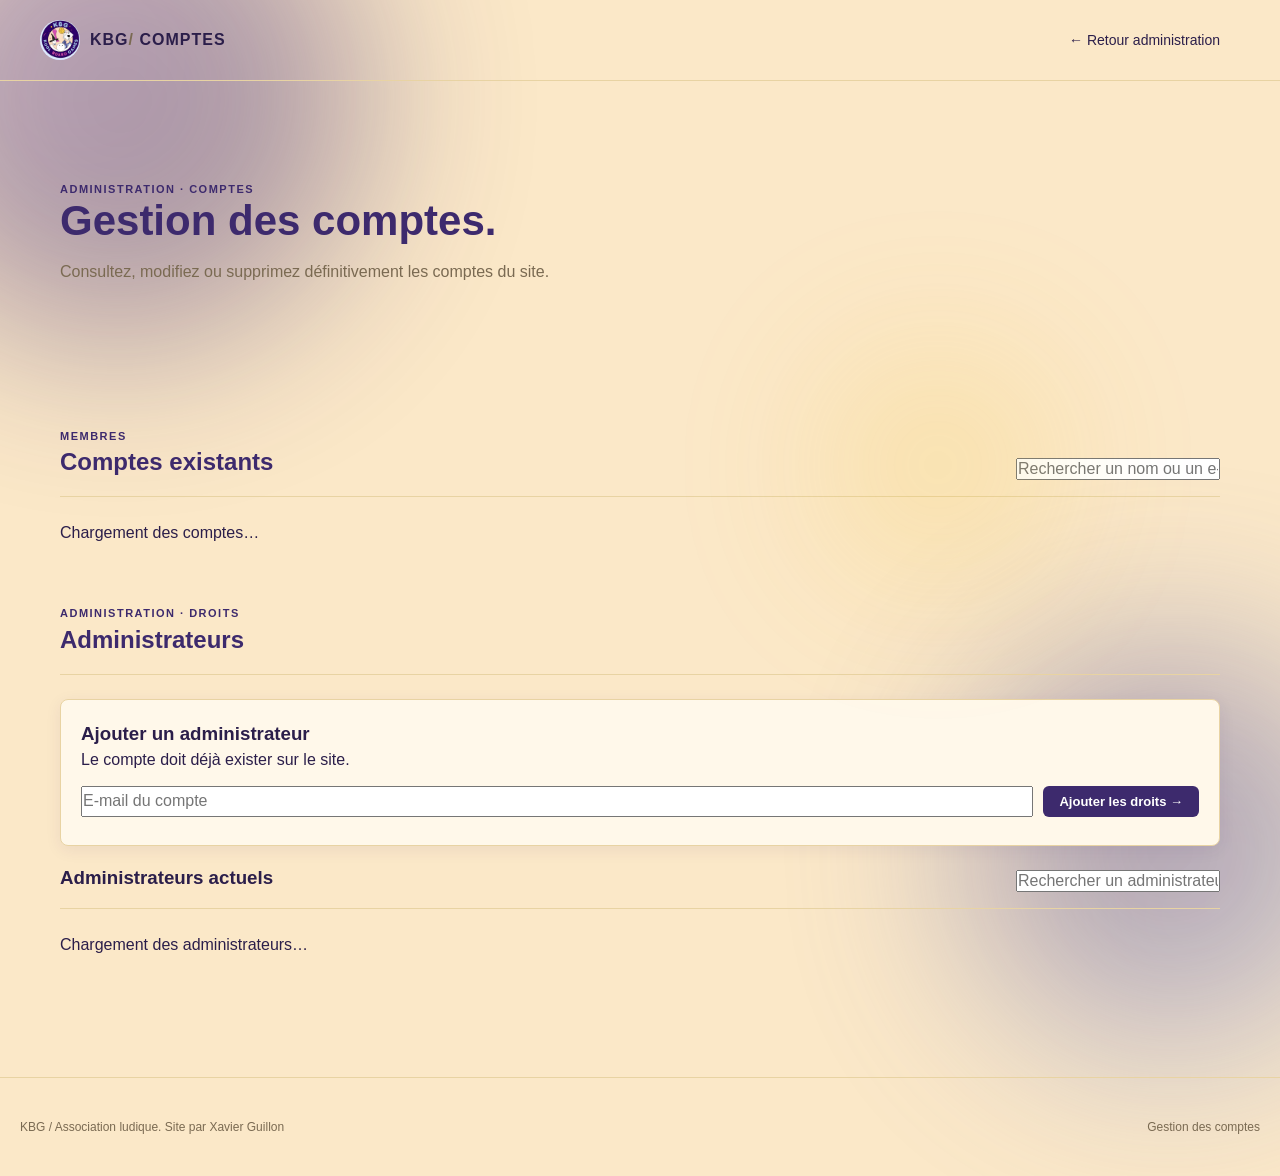
<file: accounts.html>
<!doctype html>
<html lang="fr">
<head>
  <meta charset="utf-8">
  <meta name="viewport" content="width=device-width, initial-scale=1">
  <title>KBG — Gestion des comptes</title>
  <link rel="stylesheet" href="styles.css?v=11">
  <link rel="icon" type="image/png" href="favicon.png">
</head>
<body>
<header class="topbar">
  <a class="brand" href="index.html"><img class="brand-logo" src="logo-kbg.png" alt="KBG"><span>KBG<span class="muted">/</span> COMPTES</span></a>
  <input type="checkbox" id="navToggle" class="nav-toggle-checkbox">
  <label for="navToggle" class="nav-toggle-label" aria-label="Ouvrir le menu">☰</label>
  <nav>
    <a href="admin.html">← Retour administration</a>
    <div id="userNav" class="user-nav"></div>
  </nav>
</header>
<main>
  <section class="hero">
    <div class="orb"></div>
    <div>
      <p class="eyebrow">ADMINISTRATION · COMPTES</p>
      <h1>Gestion des <span>comptes.</span></h1>
      <p class="hero-copy">Consultez, modifiez ou supprimez définitivement les comptes du site.</p>
    </div>
  </section>
  <section class="section">
    <div class="section-head">
      <div><p class="eyebrow">MEMBRES</p><h2>Comptes existants</h2></div>
      <input id="accountSearch" placeholder="Rechercher un nom ou un e-mail…" style="max-width:320px;">
    </div>
    <div id="accountsList" class="grid"><div class="loading">Chargement des comptes…</div></div>
  </section>

  <section class="section">
    <div class="section-head">
      <div>
        <p class="eyebrow">ADMINISTRATION · DROITS</p>
        <h2>Administrateurs</h2>
      </div>
    </div>

    <div class="panel" style="margin-bottom:18px;">
      <h3>Ajouter un administrateur</h3>
      <p class="publisher">Le compte doit déjà exister sur le site.</p>
      <form id="addAdminForm" style="margin-top:14px;">
        <div style="display:flex;gap:10px;flex-wrap:wrap;">
          <input name="email" type="email" placeholder="E-mail du compte" required style="flex:1;min-width:240px;">
          <button class="button primary" type="submit">Ajouter les droits →</button>
        </div>
        <p id="addAdminMsg" class="form-message" style="margin-top:8px;"></p>
      </form>
    </div>

    <div class="section-head">
      <div><h3>Administrateurs actuels</h3></div>
      <input id="adminEmailSearch" placeholder="Rechercher un administrateur…" style="max-width:320px;">
    </div>
    <div id="adminsList" class="grid">
      <div class="loading">Chargement des administrateurs…</div>
    </div>
  </section>
</main>

<div id="accountModal" class="modal hidden">
  <div class="modal-card">
    <button class="modal-close" data-close="accountModal">×</button>
    <p class="eyebrow">FICHE COMPTE</p>
    <h2 id="accountModalTitle">Compte</h2>
    <p id="accountModalEmail" class="publisher"></p>
    <form id="accountEditForm" style="margin-top:20px;">
      <input type="hidden" name="user_id">
      <div class="admin-form-grid">
        <input name="first_name" placeholder="Prénom" required>
        <input name="last_name" placeholder="Nom" required>
        <input name="promotion" placeholder="Promotion / Filière">
        <select name="account_status">
          <option value="pending">En attente</option>
          <option value="pending_email">Validation admin · e-mail à confirmer</option>
          <option value="approved">Validé</option>
          <option value="rejected">Refusé</option>
        </select>
      </div>
      <button class="button primary" type="submit" style="width:100%;margin-top:14px;">Enregistrer les modifications →</button>
      <p id="accountEditMsg" class="form-message" style="margin-top:8px;"></p>
    </form>
    <div style="border-top:1px solid var(--line);margin-top:22px;padding-top:18px;">
      <button id="deleteAccountBtn" class="button danger" style="width:100%;">🗑 Supprimer définitivement ce compte</button>
      <p style="color:var(--muted);font-size:12px;line-height:1.5;margin-top:8px;">La suppression efface le compte Auth et les données de profil associées. Cette action est irréversible.</p>
    </div>
  </div>
</div>
<footer><span>KBG / Association ludique.   Site par Xavier Guillon</span><span>Gestion des comptes</span></footer>
<script type="module" src="accounts.js?v=2"></script>
</body>
</html>
</file>
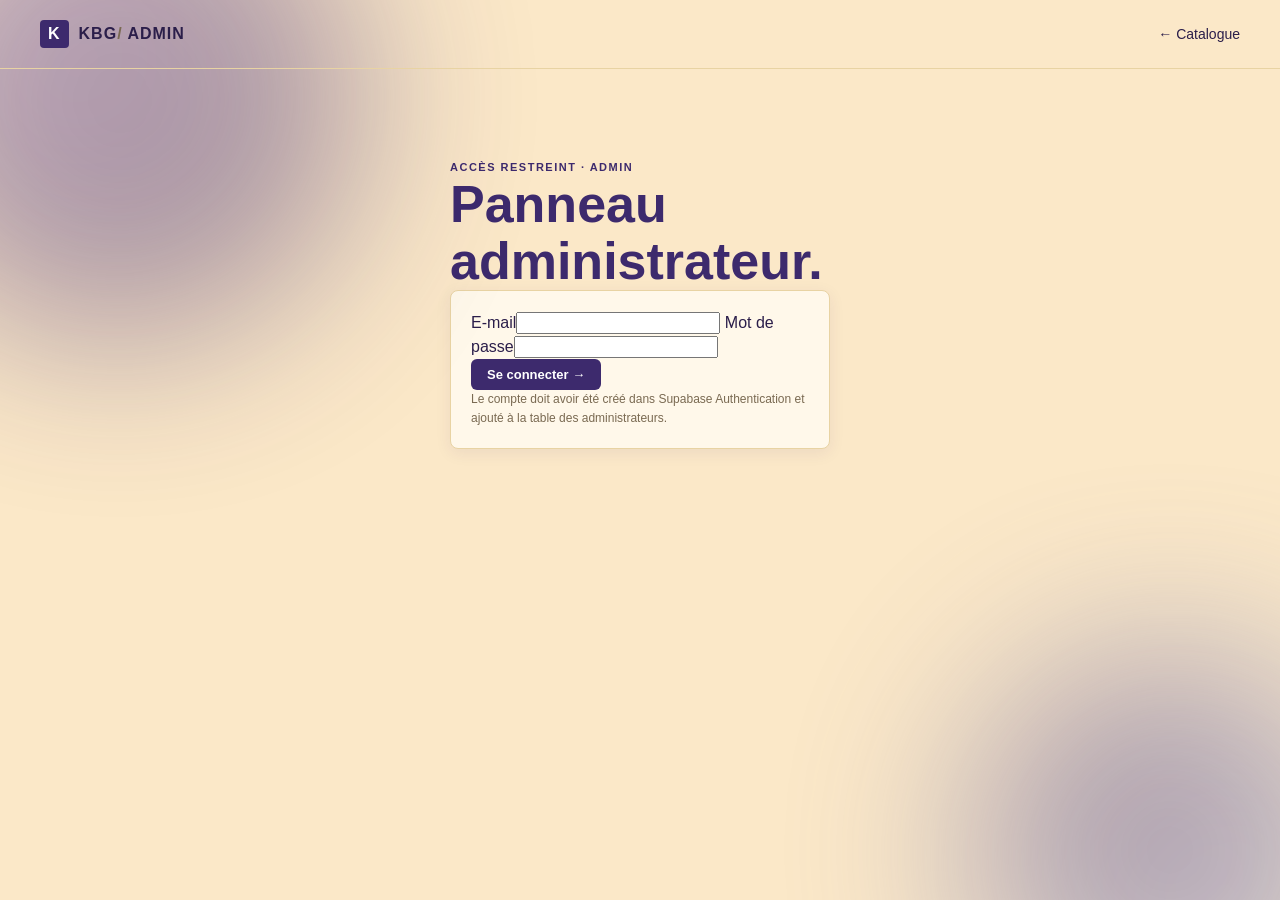
<file: admin (1).html>
<!doctype html>
<html lang="fr">
<head>
  <meta charset="utf-8">
  <meta name="viewport" content="width=device-width,initial-scale=1">
  <title>KBG — Administration</title>
  <link rel="stylesheet" href="styles.css">
  <style>
    .admin-wrap{max-width:1250px;margin:auto;padding:55px 5vw}
    .admin-top{display:flex;justify-content:space-between;align-items:end;gap:20px;margin-bottom:35px}
    .admin-grid{display:grid;grid-template-columns:1fr 1.4fr;gap:18px}
    .admin-panel{border:1px solid var(--line);background:var(--panel);padding:25px}
    .admin-panel h3{margin-top:0}
    .admin-form{display:grid;gap:13px}
    .admin-form label{display:grid;gap:6px;font:11px 'DM Mono';color:var(--muted)}
    .admin-form input,.admin-form select,.admin-form textarea{width:100%;background:#080c11;border:1px solid var(--line);color:var(--text);padding:12px;font:13px Manrope}
    .admin-form textarea{min-height:100px;resize:vertical}
    .admin-form .two{display:grid;grid-template-columns:1fr 1fr;gap:10px}
    .requests{display:grid;gap:10px}
    .request{border:1px solid var(--line);padding:17px;background:#0b1016}
    .request-head{display:flex;justify-content:space-between;gap:12px}
    .request h4{margin:0 0 5px;font-size:16px}
    .request p{margin:5px 0;color:var(--muted);font-size:12px}
    .status{font:10px 'DM Mono';padding:6px 8px;border:1px solid var(--line);height:max-content}
    .status.pending{color:#ffd27a}.status.approved{color:var(--accent)}.status.rejected{color:#ff8d8d}
    .actions{display:flex;gap:8px;margin-top:13px;flex-wrap:wrap}
    .small{padding:9px 12px;font-size:11px}
    .danger{border-color:#63373a;color:#ff9b9b;background:transparent}
    .hidden{display:none!important}
    .calendar-head{display:flex;align-items:center;justify-content:space-between;margin-bottom:15px}
    .calendar{display:grid;grid-template-columns:repeat(7,1fr);border-top:1px solid var(--line);border-left:1px solid var(--line)}
    .cal-cell{min-height:85px;border-right:1px solid var(--line);border-bottom:1px solid var(--line);padding:8px;font-size:10px}
    .cal-day{color:var(--muted);font:10px 'DM Mono';text-align:center;padding:8px}
    .cal-number{font:11px 'DM Mono';color:var(--muted);margin-bottom:5px}
    .cal-event{font-size:9px;padding:4px 5px;margin-top:3px;background:#17252a;border-left:2px solid var(--accent);overflow:hidden;white-space:nowrap;text-overflow:ellipsis}
    .cal-event.pending{border-left-color:#ffd27a}.cal-event.rejected{opacity:.35;border-left-color:#ff8d8d}
    @media(max-width:600px){.cal-cell{min-height:65px;padding:5px}.cal-event{font-size:8px}.cal-day{font-size:8px}}
    .login{max-width:430px;margin:90px auto;padding:0 25px}
    .notice{font-size:12px;color:var(--muted);line-height:1.6}
    .toast{position:fixed;right:25px;bottom:25px;padding:14px 18px;border:1px solid var(--accent);background:#0b1516;color:var(--accent);font-size:12px}
    @media(max-width:850px){.admin-grid{grid-template-columns:1fr}.admin-top{align-items:start;flex-direction:column}}
  </style>
</head>
<body>
  <header class="topbar">
    <a class="brand" href="index.html"><span class="brand-mark">K</span><span>KBG<span class="muted">/</span> ADMIN</span></a>
    <nav><a href="index.html">← Catalogue</a><button id="logout" class="text-button hidden">Déconnexion</button></nav>
  </header>

  <section id="loginView" class="login">
    <p class="eyebrow">ACCÈS RESTREINT · ADMIN</p>
    <h1 style="font-size:52px">Panneau<br><span>administrateur.</span></h1>
    <form id="loginForm" class="panel">
      <label>E-mail<input id="email" type="email" autocomplete="email" required></label>
      <label>Mot de passe<input id="password" type="password" autocomplete="current-password" required></label>
      <button class="button primary" type="submit">Se connecter →</button>
      <p id="loginMessage" class="form-message"></p>
      <p class="notice">Le compte doit avoir été créé dans Supabase Authentication et ajouté à la table des administrateurs.</p>
    </form>
  </section>

  <main id="adminView" class="admin-wrap hidden">
    <div class="admin-top">
      <div><p class="eyebrow">CENTRE DE CONTRÔLE · 01</p><h2>Administration</h2></div>
      <span id="adminEmail" class="counter"></span>
    </div>

    <div class="admin-grid">
      <section class="admin-panel">
        <p class="eyebrow">CATALOGUE · 02</p>
        <h3 id="gameFormTitle">Ajouter un jeu</h3>
        <form id="gameForm" class="admin-form">
          <input type="hidden" id="editingId">
          <label>Nom<input id="gName" required></label>
          <label>Éditeur<input id="gPublisher" required></label>
          <div class="two">
            <label>Catégorie<input id="gCategory" required placeholder="Stratégie, Ambiance…"></label>
            <label>Durée (minutes)<input id="gDuration" type="number" min="1"></label>
          </div>
          <div class="two">
            <label>Joueurs min.<input id="gMin" type="number" min="1"></label>
            <label>Joueurs max.<input id="gMax" type="number" min="1"></label>
          </div>
          <label>Image de couverture (URL)<input id="gImage" type="url" placeholder="https://…"></label>
          <label>Description<textarea id="gDescription"></textarea></label>
          <div class="actions"><button class="button primary" type="submit">Enregistrer</button><button id="cancelEdit" type="button" class="button hidden">Annuler</button></div>
        </form>
      </section>

      <section class="admin-panel">
        <p class="eyebrow">DEMANDES · 03</p>
        <div id="requests" class="requests"><div class="loading">Chargement…</div></div>
      </section>
    </div>

    <section class="admin-panel" style="margin-top:18px">
      <p class="eyebrow">CALENDRIER · 04</p>
      <div class="calendar-head"><button id="prevMonth" class="button small">←</button><h3 id="calendarTitle" style="margin:0"></h3><button id="nextMonth" class="button small">→</button></div>
      <div id="calendar" class="calendar"></div>
    </section>
    <section class="admin-panel" style="margin-top:18px">
      <p class="eyebrow">CATALOGUE · 05</p>
      <div id="gameAdminList" class="requests"><div class="loading">Chargement…</div></div>
    </section>
  </main>

  <div id="toast" class="toast hidden"></div>

  <script type="module">
    import { createClient } from 'https://esm.sh/@supabase/supabase-js@2';
    const SUPABASE_URL = 'https://qqelmmygalllmxinaxrf.supabase.co';
    const SUPABASE_KEY = 'sb_publishable_fqFvZNetzIdAfX860bmjBQ_GzJfeVK3';
    const supabase = createClient(SUPABASE_URL, SUPABASE_KEY);

    let games = [];
    const $ = id => document.getElementById(id);
    const esc = s => String(s ?? '').replace(/[&<>"']/g, c => ({'&':'&amp;','<':'&lt;','>':'&gt;','"':'&quot;',"'":'&#039;'}[c]));
    const toast = text => { $('toast').textContent=text; $('toast').classList.remove('hidden'); setTimeout(()=> $('toast').classList.add('hidden'),3000); };

    async function isAdmin(userId) {
      const { data, error } = await supabase.from('admins').select('user_id').eq('user_id', userId).maybeSingle();
      return !error && !!data;
    }

    async function enterAdmin(user) {
      if (!await isAdmin(user.id)) {
        await supabase.auth.signOut();
        $('loginMessage').textContent = 'Ce compte n’a pas les droits administrateur.';
        return;
      }
      $('loginView').classList.add('hidden');
      $('adminView').classList.remove('hidden');
      $('logout').classList.remove('hidden');
      $('adminEmail').textContent = user.email || '';
      await Promise.all([loadGames(), loadRequests()]);
    }

    $('loginForm').addEventListener('submit', async e => {
      e.preventDefault();
      $('loginMessage').textContent='Connexion…';
      const {data,error}=await supabase.auth.signInWithPassword({email:$('email').value,password:$('password').value});
      if(error){$('loginMessage').textContent='E-mail ou mot de passe incorrect.';return;}
      await enterAdmin(data.user);
    });

    $('logout').addEventListener('click', async e => { e.preventDefault(); await supabase.auth.signOut(); location.reload(); });

    async function loadGames() {
      const {data,error}=await supabase.from('games').select('*').order('name');
      if(error){toast('Impossible de charger les jeux.');return;}
      games=data||[];
      $('gameAdminList').innerHTML=games.length ? games.map(g=>`
        <div class="request">
          <div class="request-head"><div><h4>${esc(g.name)}</h4><p>${esc(g.publisher)} · ${esc(g.category)} · ${g.players_min||'?'}–${g.players_max||'?'} joueurs · ${g.duration||'?'} min</p></div><span class="status ${g.is_active?'approved':'rejected'}">${g.is_active?'ACTIF':'DÉSACTIVÉ'}</span></div>
          <div class="actions"><button class="button small" data-edit="${esc(g.id)}">Modifier</button><button class="button small" data-toggle="${esc(g.id)}">${g.is_active?'Désactiver':'Réactiver'}</button><button class="button small danger" data-delete="${esc(g.id)}">Supprimer</button></div>
        </div>`).join('') : '<div class="empty">Aucun jeu dans le catalogue.</div>';
      document.querySelectorAll('[data-edit]').forEach(b=>b.onclick=()=>editGame(b.dataset.edit));
      document.querySelectorAll('[data-toggle]').forEach(b=>b.onclick=()=>toggleGame(b.dataset.toggle));
      document.querySelectorAll('[data-delete]').forEach(b=>b.onclick=()=>deleteGame(b.dataset.delete));
    }

    function editGame(id) {
      const g=games.find(x=>x.id===id); if(!g)return;
      $('editingId').value=g.id;$('gName').value=g.name;$('gPublisher').value=g.publisher;$('gCategory').value=g.category;$('gDuration').value=g.duration||'';$('gMin').value=g.players_min||'';$('gMax').value=g.players_max||'';$('gImage').value=g.cover_image||'';$('gDescription').value=g.description||'';
      $('gameFormTitle').textContent='Modifier le jeu';$('cancelEdit').classList.remove('hidden');scrollTo({top:0,behavior:'smooth'});
    }
    $('cancelEdit').onclick=()=>{ $('gameForm').reset();$('editingId').value='';$('gameFormTitle').textContent='Ajouter un jeu';$('cancelEdit').classList.add('hidden'); };

    $('gameForm').addEventListener('submit',async e=>{
      e.preventDefault();
      const payload={name:$('gName').value.trim(),publisher:$('gPublisher').value.trim(),category:$('gCategory').value.trim(),duration:Number($('gDuration').value)||null,players_min:Number($('gMin').value)||null,players_max:Number($('gMax').value)||null,cover_image:$('gImage').value.trim()||null,description:$('gDescription').value.trim()||null,is_active:true};
      let error;
      if($('editingId').value) ({error}=await supabase.from('games').update(payload).eq('id',$('editingId').value));
      else { payload.id=crypto.randomUUID(); ({error}=await supabase.from('games').insert(payload)); }
      if(error){toast('Erreur : '+error.message);return;}
      toast('Jeu enregistré.'); $('cancelEdit').click(); loadGames();
    });

    async function toggleGame(id){ const g=games.find(x=>x.id===id); if(!g)return; const {error}=await supabase.from('games').update({is_active:!g.is_active}).eq('id',id); if(error)toast('Erreur lors de la modification.'); else {toast('Statut mis à jour.');loadGames();} }
    async function deleteGame(id){ if(!confirm('Supprimer définitivement ce jeu ? Les réservations liées seront également supprimées.'))return; const {error}=await supabase.from('games').delete().eq('id',id); if(error)toast('Erreur lors de la suppression.'); else {toast('Jeu supprimé.');loadGames();} }

    let reservations = [];
    async function loadRequests() {
      const {data,error}=await supabase.from('reservations').select('*, games(name)').order('created_at',{ascending:false});
      if(error){$('requests').innerHTML='<div class="empty">Impossible de charger les demandes.</div>';return;}
      reservations=data||[];
      $('requests').innerHTML=reservations.length ? reservations.map(r=>`
        <article class="request">
          <div class="request-head"><div><h4>${esc(r.games?.name || 'Jeu supprimé')}</h4><p>${esc(r.first_name)} ${esc(r.last_name)} · ${esc(r.promotion || 'Promotion non indiquée')}</p><p>Du <strong>${esc(r.date_start)}</strong> au <strong>${esc(r.date_end)}</strong></p></div><span class="status ${esc(r.status)}">${esc(r.status).toUpperCase()}</span></div>
          ${r.status==='pending'?`<div class="actions"><button class="button small primary" data-approve="${esc(r.id)}">✓ Valider</button><button class="button small danger" data-reject="${esc(r.id)}">Refuser</button></div>`:''}
        </article>`).join('') : '<div class="empty">Aucune demande.</div>';
      document.querySelectorAll('[data-approve]').forEach(b=>b.onclick=()=>setStatus(b.dataset.approve,'approved'));
      document.querySelectorAll('[data-reject]').forEach(b=>b.onclick=()=>setStatus(b.dataset.reject,'rejected'));
      renderCalendar();
    }

    let calendarDate = new Date();
    function renderCalendar() {
      const y=calendarDate.getFullYear(), m=calendarDate.getMonth();
      $('calendarTitle').textContent = new Intl.DateTimeFormat('fr-FR',{month:'long',year:'numeric'}).format(calendarDate);
      const first=new Date(y,m,1), last=new Date(y,m+1,0);
      const offset=(first.getDay()+6)%7;
      const days=['Lun','Mar','Mer','Jeu','Ven','Sam','Dim'];
      let html=days.map(d=>`<div class="cal-day">${d}</div>`).join('');
      for(let i=0;i<offset;i++) html+='<div class="cal-cell"></div>';
      for(let d=1;d<=last.getDate();d++){
        const key=`${y}-${String(m+1).padStart(2,'0')}-${String(d).padStart(2,'0')}`;
        const events=reservations.filter(r=>r.date_start<=key && r.date_end>=key && r.status!=='rejected');
        html+=`<div class="cal-cell"><div class="cal-number">${d}</div>${events.slice(0,3).map(r=>`<div class="cal-event ${esc(r.status)}" title="${esc(r.games?.name||'')} — ${esc(r.first_name)} ${esc(r.last_name)}">${esc(r.games?.name||'Jeu')} · ${esc(r.status==='approved'?'✓':'…')}</div>`).join('')}${events.length>3?`<div class="cal-number">+${events.length-3}</div>`:''}</div>`;
      }
      $('calendar').innerHTML=html;
    }
    $('prevMonth').onclick=()=>{calendarDate.setMonth(calendarDate.getMonth()-1);renderCalendar()};
    $('nextMonth').onclick=()=>{calendarDate.setMonth(calendarDate.getMonth()+1);renderCalendar()};
    async function setStatus(id,status){ const {error}=await supabase.from('reservations').update({status,updated_at:Date.now()}).eq('id',id); if(error)toast(status==='approved' ? 'Impossible de valider : '+error.message : 'Erreur : '+error.message); else {toast(status==='approved'?'Réservation validée.':'Réservation refusée.');loadRequests();} }

    const {data:{session}}=await supabase.auth.getSession();
    if(session) await enterAdmin(session.user);
    supabase.auth.onAuthStateChange((_event,session)=>{ if(session && $('adminView').classList.contains('hidden')) enterAdmin(session.user); });
  </script>
</body>
</html>
</file>
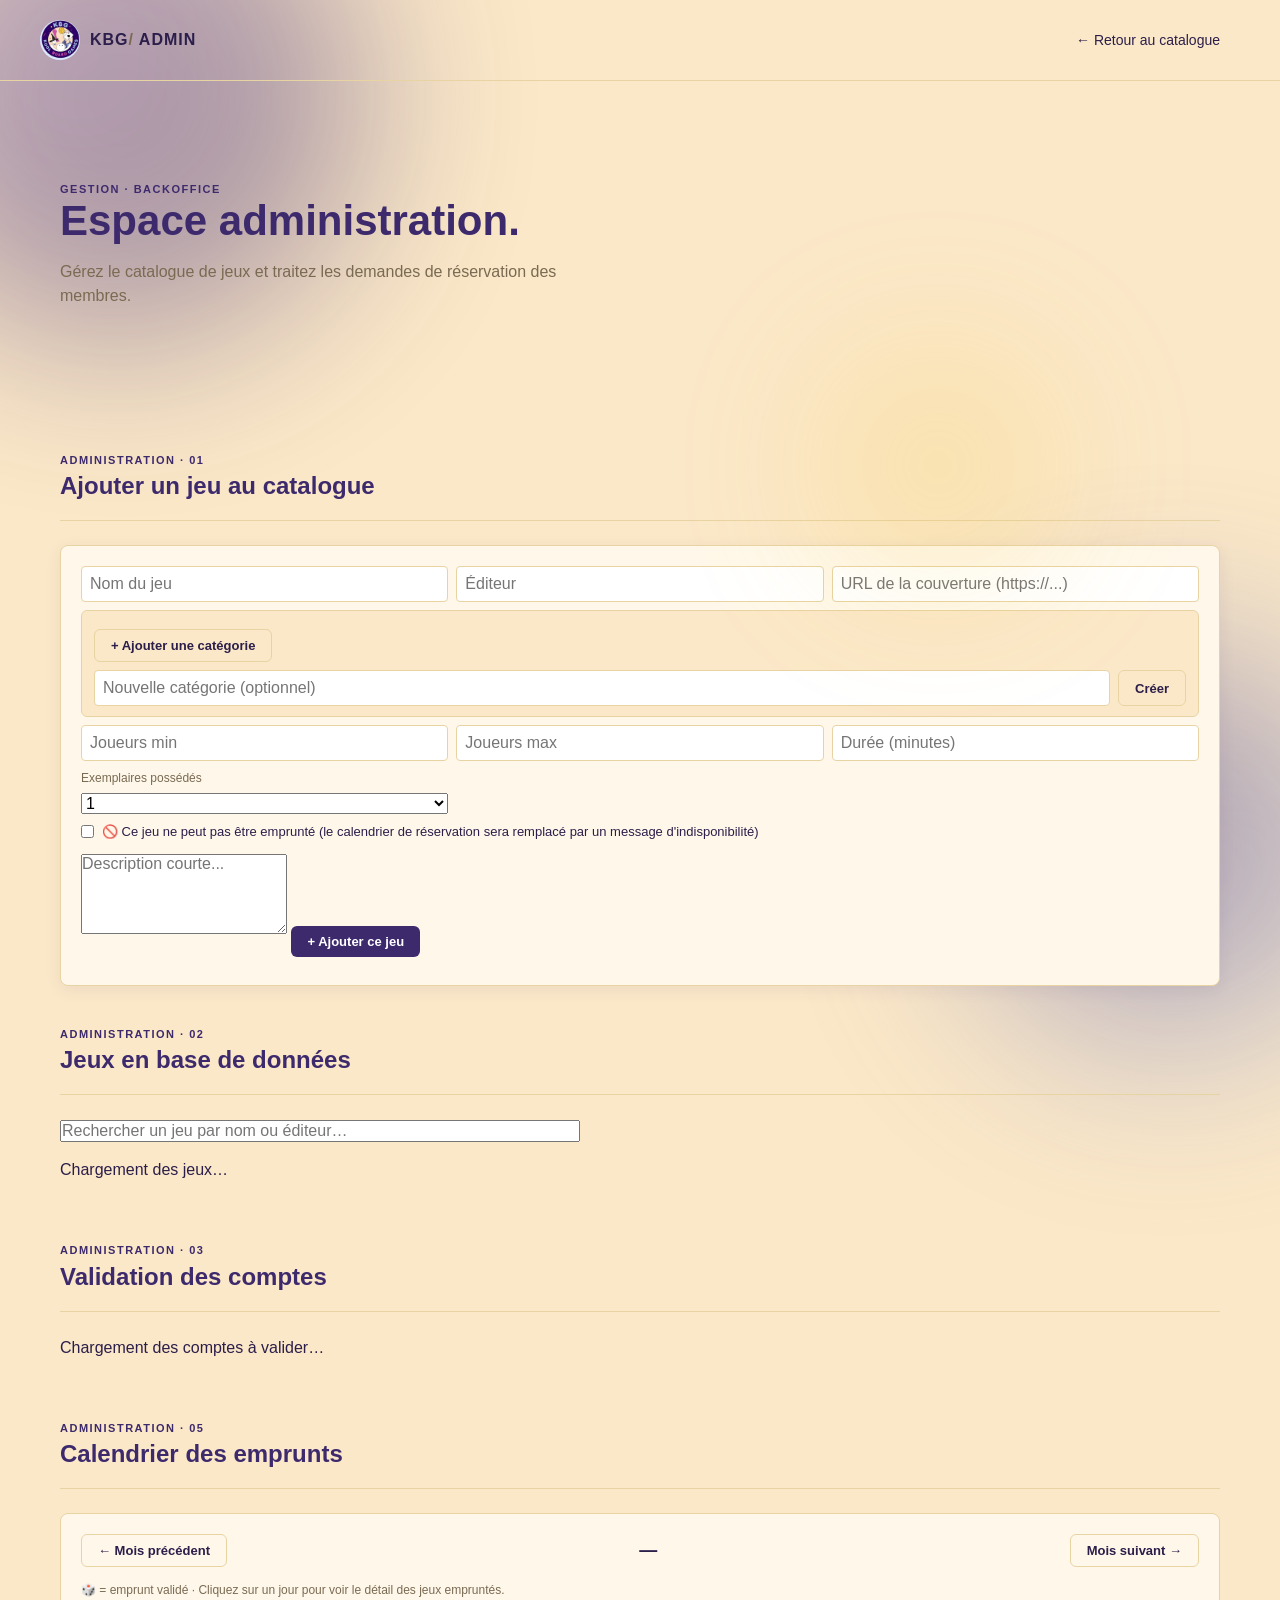
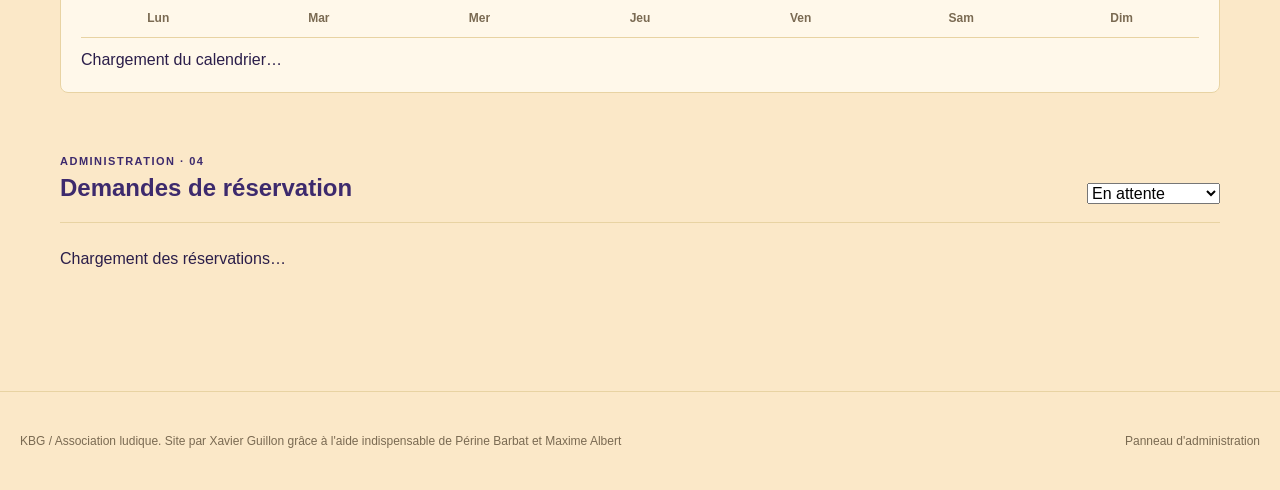
<file: admin.html>
<!doctype html>
<html lang="fr">
<head>
  <meta charset="utf-8">
  <meta name="viewport" content="width=device-width, initial-scale=1">
  <title>KBG — Administration</title>
  <link rel="stylesheet" href="styles.css?v=13">
  <link rel="icon" type="image/png" href="favicon.png">
</head>
<body>
  <header class="topbar">
    <a class="brand" href="index.html">
      <img
        src="logo-kbg.png"
        alt="Logo KBG"
        class="brand-logo"
      >
      <span>KBG<span class="muted">/</span> ADMIN</span>
    </a>
    <input type="checkbox" id="navToggle" class="nav-toggle-checkbox">
    <label for="navToggle" class="nav-toggle-label" aria-label="Ouvrir le menu">☰</label>
    <nav>
      <a href="index.html">← Retour au catalogue</a>
      <div id="userNav" class="user-nav"></div>
    </nav>
  </header>
  <main>
    <section class="hero">
      <div class="orb"></div>
      <div>
        <p class="eyebrow">GESTION · BACKOFFICE</p>
        <h1>Espace <span>administration.</span></h1>
        <p class="hero-copy">Gérez le catalogue de jeux et traitez les demandes de réservation des membres.</p>
      </div>
    </section>
    <!-- SECTION GESTION DU CATALOGUE -->
    <section class="section">
      <div class="section-head">
        <div>
          <p class="eyebrow">ADMINISTRATION · 01</p>
          <h2>Ajouter un jeu au catalogue</h2>
        </div>
      </div>
      <form id="addGameForm" class="panel">
        <div class="admin-form-grid">
          <input name="name" placeholder="Nom du jeu" required>
          <input name="publisher" placeholder="Éditeur" required>
          <input name="cover_image" placeholder="URL de la couverture (https://...)">
          <div class="category-editor" data-category-editor="add">
            <div class="category-rows"></div>
            <button type="button" class="button category-add-btn">+ Ajouter une catégorie</button>
            <div class="category-new-row">
              <input type="text" name="new_category" placeholder="Nouvelle catégorie (optionnel)">
              <button type="button" class="button category-create-btn">Créer</button>
            </div>
          </div>
        </div>
        <div class="admin-form-grid">
          <input name="players_min" type="number" placeholder="Joueurs min" min="1">
          <input name="players_max" type="number" placeholder="Joueurs max" min="1">
          <input name="duration" type="number" placeholder="Durée (minutes)">
          <label style="display:flex;flex-direction:column;gap:6px;">
            <span style="font-size:12px;color:var(--muted);">Exemplaires possédés</span>
            <select name="copies_count" required>
              <option value="1" selected>1</option>
              <option value="2">2</option>
              <option value="3">3</option>
              <option value="4">4</option>
              <option value="5">5</option>
              <option value="6">6</option>
              <option value="7">7</option>
              <option value="8">8</option>
              <option value="9">9</option>
              <option value="10">10</option>
            </select>
          </label>
        </div>
        <label style="display:flex;align-items:center;gap:8px;font-size:13px;margin-bottom:12px;">
          <input type="checkbox" name="not_borrowable">
          🚫 Ce jeu ne peut pas être emprunté (le calendrier de réservation sera remplacé par un message d'indisponibilité)
        </label>
        <textarea name="description" class="admin-form-textarea" placeholder="Description courte..." style="min-height:80px; margin-bottom:12px;"></textarea>
        <button type="submit" class="button primary">+ Ajouter ce jeu</button>
        <p id="addGameMsg" class="form-message" style="margin-top:8px;"></p>
      </form>
      <div class="section-head" style="margin-top:40px;">
        <div>
          <p class="eyebrow">ADMINISTRATION · 02</p>
          <h2>Jeux en base de données</h2>
        </div>
      </div>
      <input id="adminGameSearch" type="search" placeholder="Rechercher un jeu par nom ou éditeur…" aria-label="Rechercher un jeu" style="width:100%;max-width:520px;margin-bottom:16px;">
      <div id="adminGamesList" class="grid">
        <div class="loading">Chargement des jeux…</div>
      </div>
    </section>
    <!-- SECTION GESTION DES COMPTES -->
    <section class="section">
      <div class="section-head">
        <div>
          <p class="eyebrow">ADMINISTRATION · 03</p>
          <div style="display:flex; align-items:center; gap:10px; flex-wrap:wrap;">
            <h2 style="margin:0;">Validation des comptes</h2>
            <span id="pendingAccountsBadge" class="badge badge-warning" hidden>0 en attente</span>
          </div>
        </div>
      </div>

      <div id="accountRequestsList" class="grid">
        <div class="loading">Chargement des comptes à valider…</div>
      </div>
    </section>

    <!-- SECTION CALENDRIER DES EMPRUNTS -->
    <section class="section">
      <div class="section-head">
        <div>
          <p class="eyebrow">ADMINISTRATION · 05</p>
          <h2>Calendrier des emprunts</h2>
        </div>
      </div>

      <div class="calendar-wrapper">
        <div style="display:flex;align-items:center;justify-content:space-between;gap:10px;flex-wrap:wrap;margin-bottom:14px;">
          <button id="adminPrevMonthBtn" class="button" type="button">← Mois précédent</button>
          <h3 id="adminCalendarMonthLabel" style="font-size:18px;font-weight:700;text-transform:capitalize;">—</h3>
          <button id="adminNextMonthBtn" class="button" type="button">Mois suivant →</button>
        </div>

        <p style="font-size:12px;color:var(--muted);margin-bottom:10px;">
          🎲 = emprunt validé · Cliquez sur un jour pour voir le détail des jeux empruntés.
        </p>

        <div class="calendar-grid-header">
          <div>Lun</div><div>Mar</div><div>Mer</div><div>Jeu</div><div>Ven</div><div>Sam</div><div>Dim</div>
        </div>
        <div id="adminReservationsCalendar" class="calendar-grid">
          <div class="loading" style="grid-column:1/-1;">Chargement du calendrier…</div>
        </div>
      </div>
    </section>

    <!-- SECTION GESTION DES RÉSERVATIONS -->
    <section class="section">
      <div class="section-head">
        <div>
          <p class="eyebrow">ADMINISTRATION · 04</p>
          <h2>Demandes de réservation</h2>
        </div>
        <div class="toolbar-inline">
          <select id="filterStatus">
            <option value="">Tous les statuts</option>
            <option value="pending" selected>En attente</option>
            <option value="approved">Validées</option>
            <option value="rejected">Refusées</option>
          </select>
        </div>
      </div>
      <div id="adminReservationsList" class="grid">
        <div class="loading">Chargement des réservations…</div>
      </div>
    </section>
  </main>

  <!-- MODALE DÉTAIL D'UNE JOURNÉE -->
  <div id="adminDayModal" class="modal hidden">
    <div class="modal-card">
      <button class="modal-close" data-close="adminDayModal">×</button>
      <p class="eyebrow">EMPRUNTS DU JOUR</p>
      <h2 id="adminDayModalTitle">—</h2>
      <div id="adminDayModalList" style="margin-top:16px;display:flex;flex-direction:column;gap:10px;"></div>
    </div>
  </div>

  <!-- MODALE ÉDITION D'UN JEU -->
  <div id="editGameModal" class="modal hidden">
    <div class="modal-card">
      <button class="modal-close" data-close="editGameModal">×</button>
      <p class="eyebrow">MODIFIER</p>
      <h2>Modifier la fiche du jeu</h2>

      <form id="editGameForm" style="margin-top:20px;">
        <input type="hidden" name="id">
        <div class="admin-form-grid">
          <input name="name" placeholder="Nom du jeu" required>
          <input name="publisher" placeholder="Éditeur" required>
          <input name="cover_image" placeholder="URL de la couverture (https://...)">
          <div class="category-editor" data-category-editor="edit">
            <div class="category-rows"></div>
            <button type="button" class="button category-add-btn">+ Ajouter une catégorie</button>
            <div class="category-new-row">
              <input type="text" name="new_category" placeholder="Nouvelle catégorie (optionnel)">
              <button type="button" class="button category-create-btn">Créer</button>
            </div>
          </div>
        </div>
        <div class="admin-form-grid">
          <input name="players_min" type="number" placeholder="Joueurs min" min="1">
          <input name="players_max" type="number" placeholder="Joueurs max" min="1">
          <input name="duration" type="number" placeholder="Durée (minutes)">
        </div>
        <label style="display:flex;align-items:center;gap:8px;font-size:13px;margin-bottom:12px;">
          <input type="checkbox" name="not_borrowable">
          🚫 Ce jeu ne peut pas être emprunté (le calendrier de réservation sera remplacé par un message d'indisponibilité)
        </label>
        <textarea name="description" class="admin-form-textarea" placeholder="Description courte..." style="min-height:80px; margin-bottom:12px; width:100%; background:var(--bg); border:1px solid var(--line); color:var(--text); padding:10px; border-radius:6px; resize:vertical;"></textarea>
        <button type="submit" class="button primary" style="width:100%;">Enregistrer les modifications →</button>
        <p id="editGameMsg" class="form-message" style="margin-top:8px;"></p>
      </form>
    </div>
  </div>

  <footer>
    <span>KBG / Association ludique.   Site par Xavier Guillon grâce à l'aide indispensable de Périne Barbat et Maxime Albert</span>
    <span>Panneau d'administration</span>
  </footer>
  <script type="module" src="admin.js?v=13"></script>
</body>
</html>
</file>
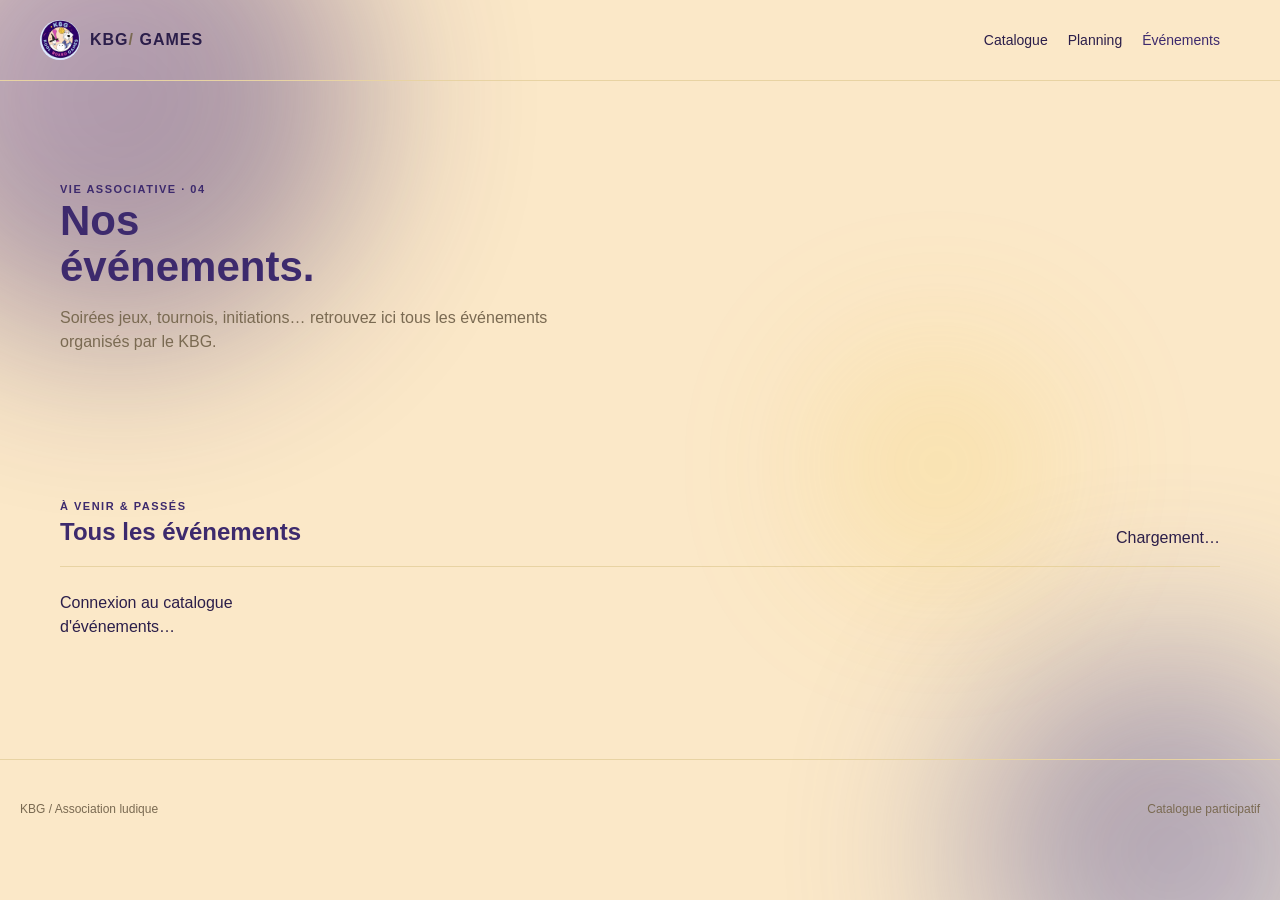
<file: events.html>
<!doctype html>

<html lang="fr">
<head>
  <meta charset="utf-8">
  <meta name="viewport" content="width=device-width, initial-scale=1">
  <title>KBG — Événements</title>
  <link rel="stylesheet" href="styles.css?v=7">
  <link rel="icon" type="image/png" href="favicon.png">
</head>

<body>

  <header class="topbar">

<a class="brand" href="index.html">
  <img
    src="logo-kbg.png"
    alt="Logo KBG"
    class="brand-logo"
  >
  <span>
    KBG<span class="muted">/</span> GAMES
  </span>
</a>

<input type="checkbox" id="navToggle" class="nav-toggle-checkbox">
<label for="navToggle" class="nav-toggle-label" aria-label="Ouvrir le menu">☰</label>

<nav>

  <a href="index.html#catalogue">
    Catalogue
  </a>

  <a href="index.html#calendrier">
    Planning
  </a>

  <a
    href="events.html"
    style="color: var(--accent);"
  >
    Événements
  </a>

  <div
    id="userNav"
    class="user-nav"
  ></div>

</nav>

  </header>

  <main>

<!-- =====================================================
     HERO ÉVÉNEMENTS
====================================================== -->

<section class="hero">

  <div
    style="
      width:100%;
      display:grid;
      grid-template-columns:minmax(0, 1fr) minmax(300px, 430px);
      gap:40px;
      align-items:center;
    "
  >

    <!-- TITRE -->

    <div>

      <p class="eyebrow">
        VIE ASSOCIATIVE · 04
      </p>

      <h1>
        Nos<br>
        <span>événements.</span>
      </h1>

      <p class="hero-copy">
        Soirées jeux, tournois, initiations…
        retrouvez ici tous les événements organisés
        par le KBG.
      </p>

      <button
        id="openAddEventBtn"
        class="button primary hidden"
      >
        + Ajouter un événement
      </button>

    </div>


  </div>

</section>


<!-- =====================================================
     LISTE DES ÉVÉNEMENTS
====================================================== -->

<section
  id="events-list"
  class="section"
>

  <div class="section-head">

    <div>

      <p class="eyebrow">
        À VENIR & PASSÉS
      </p>

      <h2>
        Tous les événements
      </h2>

    </div>

    <span
      id="eventsCount"
      class="counter"
    >
      Chargement…
    </span>

  </div>


  <div
    id="events"
    class="grid"
  >

    <div class="loading">
      Connexion au catalogue d'événements…
    </div>

  </div>

</section>

  </main>

  <!-- =====================================================
       MODALE DÉTAIL
  ====================================================== -->

  <div
    id="eventDetailModal"
    class="modal hidden"
  >

<div class="modal-card">

  <button
    class="modal-close"
    data-close="eventDetailModal"
  >
    ×
  </button>

  <div id="eventDetailBody"></div>

</div>

  </div>

  <!-- =====================================================
       MODALE AJOUT
  ====================================================== -->

  <div
    id="addEventModal"
    class="modal hidden"
  >

<div class="modal-card">

  <button
    class="modal-close"
    data-close="addEventModal"
  >
    ×
  </button>

  <p class="eyebrow" id="addEventModalEyebrow">
    + NOUVEL ÉVÉNEMENT
  </p>

  <h2 id="addEventModalTitle">
    Ajouter un événement
  </h2>


  <form id="addEventForm" style="margin-top:20px;">

  <div class="form-group">
    <label for="eventName">
      Nom de l'événement
    </label>

    <input
      id="eventName"
      name="name"
      placeholder="Ex. Soirée jeux de rôle"
      required
    >
  </div>


  <div class="form-group">
    <label for="eventDate">
      Date de l'événement
    </label>

    <input
      id="eventDate"
      name="date"
      type="date"
      required
    >
  </div>


  <div class="form-group">
    <label for="eventPriority">
      Priorité d'affichage
    </label>

    <select
      id="eventPriority"
      name="priority"
      style="
        background:var(--bg);
        border:1px solid var(--line);
        color:var(--text);
        padding:10px 12px;
        border-radius:6px;
        outline:none;
        width:100%;
      "
    >
      <option value="1" selected>1 — Faible (par défaut)</option>
      <option value="2">2 — Moyenne</option>
      <option value="3">3 — Élevée</option>
    </select>

    <small
      style="
        color:var(--muted);
        font-size:11px;
      "
    >
      Détermine, avant la date, quel événement est mis en avant dans le cadre
      « Prochain événement » de l'accueil : la priorité la plus élevée gagne ;
      à priorité égale, l'événement le plus proche l'emporte.
    </small>
  </div>


  <div class="form-group">
    <label for="eventOrganizers">
      Organisateur(s)
    </label>

    <input
      id="eventOrganizers"
      name="organizers"
      placeholder="Ex. Jean Dupont, Marie Martin"
      required
    >
  </div>


  <div class="form-group">
    <label for="eventPhoto">
      URL de la photo
    </label>

    <input
      id="eventPhoto"
      name="photo_url"
      placeholder="https://…"
    >
  </div>


  <!-- NOUVEAU -->
  <div class="form-group">

    <label for="eventShortDescription">
      Description brève
    </label>

    <textarea
      id="eventShortDescription"
      name="short_description"
      rows="2"
      maxlength="180"
      style="
        background:var(--bg);
        border:1px solid var(--line);
        color:var(--text);
        padding:10px 12px;
        border-radius:6px;
        outline:none;
        width:100%;
        resize:vertical;
      "
      placeholder="Ex. Une soirée conviviale autour de jeux de stratégie."
      required
    ></textarea>

    <small
      style="
        color:var(--muted);
        font-size:11px;
      "
    >
      Cette description apparaîtra dans le cadre « Prochain événement » sur l'accueil.
    </small>

  </div>


  <div class="form-group">

    <label for="eventDescription">
      Description complète
    </label>

    <textarea
      id="eventDescription"
      name="description"
      rows="5"
      style="
        background:var(--bg);
        border:1px solid var(--line);
        color:var(--text);
        padding:10px 12px;
        border-radius:6px;
        outline:none;
        width:100%;
        resize:vertical;
      "
      placeholder="Détails de l'événement…"
      required
    ></textarea>

  </div>


  <div
    class="form-group"
    style="
      display:flex;
      align-items:flex-start;
      gap:10px;
      background:var(--bg);
      border:1px solid var(--line);
      border-radius:8px;
      padding:12px 14px;
    "
  >

    <input
      id="eventMembersOnly"
      name="members_only"
      type="checkbox"
      style="
        width:16px;
        height:16px;
        margin-top:2px;
        flex-shrink:0;
        accent-color:var(--accent);
      "
    >

    <label
      for="eventMembersOnly"
      style="
        font-size:12px;
        font-weight:600;
        letter-spacing:normal;
        text-transform:none;
        color:var(--text);
        cursor:pointer;
      "
    >
      🔒 Réservé aux comptes connectés
      <br>
      <small style="color:var(--muted);font-weight:400;">
        Si coché, cet événement sera masqué pour les visiteurs non connectés,
        aussi bien sur la page Événements que dans le calendrier de l'accueil.
      </small>
    </label>

  </div>


  <button
    class="button primary"
    type="submit"
    id="addEventSubmitBtn"
    style="
      width:100%;
      margin-top:8px;
      padding:12px;
    "
  >
    Publier l'événement →
  </button>


  <p
    id="addEventMsg"
    class="form-message"
    style="
      margin-top:10px;
      text-align:center;
      font-size:13px;
    "
  ></p>

</form>

</div>

  </div>

  <!-- =====================================================
       AUTHENTIFICATION
  ====================================================== -->

  <div
    id="authModal"
    class="modal hidden"
  >

<div class="modal-card">

  <button
    class="modal-close"
    data-close="authModal"
  >
    ×
  </button>

  <div
    style="
      display:grid;
      grid-template-columns:1fr 1fr;
      gap:20px;
    "
  >

    <!-- CONNEXION -->

    <form id="loginForm">

      <p class="eyebrow">
        SE CONNECTER
      </p>

      <input
        id="loginEmail"
        type="email"
        placeholder="E-mail"
        required
        style="
          width:100%;
          margin-bottom:8px;
        "
      >

      <input
        id="loginPassword"
        type="password"
        placeholder="Mot de passe"
        required
        style="
          width:100%;
          margin-bottom:12px;
        "
      >

        <button
          type="button"
          id="forgotPasswordBtn"
          style="
            display:block;
            margin:0 0 12px auto;
            padding:0;
            border:0;
            background:none;
            color:var(--accent);
            font:inherit;
            font-size:13px;
            cursor:pointer;
            text-decoration:underline;
          "
        >
          Mot de passe oublié ?
        </button>


      <button
        class="button primary"
        type="submit"
      >
        Connexion
      </button>

      <p
        id="loginMsg"
        class="form-message"
        style="margin-top:6px;"
        role="alert"
        aria-live="polite"
      ></p>

    </form>


    <!-- INSCRIPTION -->

    <form id="signupForm">

      <p class="eyebrow">
        S'INSCRIRE
      </p>

      <input
        id="signupFirst"
        placeholder="Prénom"
        required
        style="
          width:100%;
          margin-bottom:8px;
        "
      >

      <input
        id="signupLast"
        placeholder="Nom"
        required
        style="
          width:100%;
          margin-bottom:8px;
        "
      >

      <input
        id="signupEmail"
        type="email"
        placeholder="E-mail"
        required
        style="
          width:100%;
          margin-bottom:8px;
        "
      >

      <input
        id="signupPassword"
        type="password"
        placeholder="Mot de passe"
        required
        style="
          width:100%;
          margin-bottom:12px;
        "
      >

      <button
        class="button primary"
        type="submit"
      >
        Créer compte
      </button>

      <p
        id="signupMsg"
        class="form-message"
        style="margin-top:6px;"
      ></p>

    </form>

  </div>

</div>

  </div>

  <footer>

<span>
  KBG / Association ludique
</span>

<span>
  Catalogue participatif
</span>

  </footer>

  <script
    type="module"
    src="events.js?v=7"
  ></script>

</body>
</html>
</file>
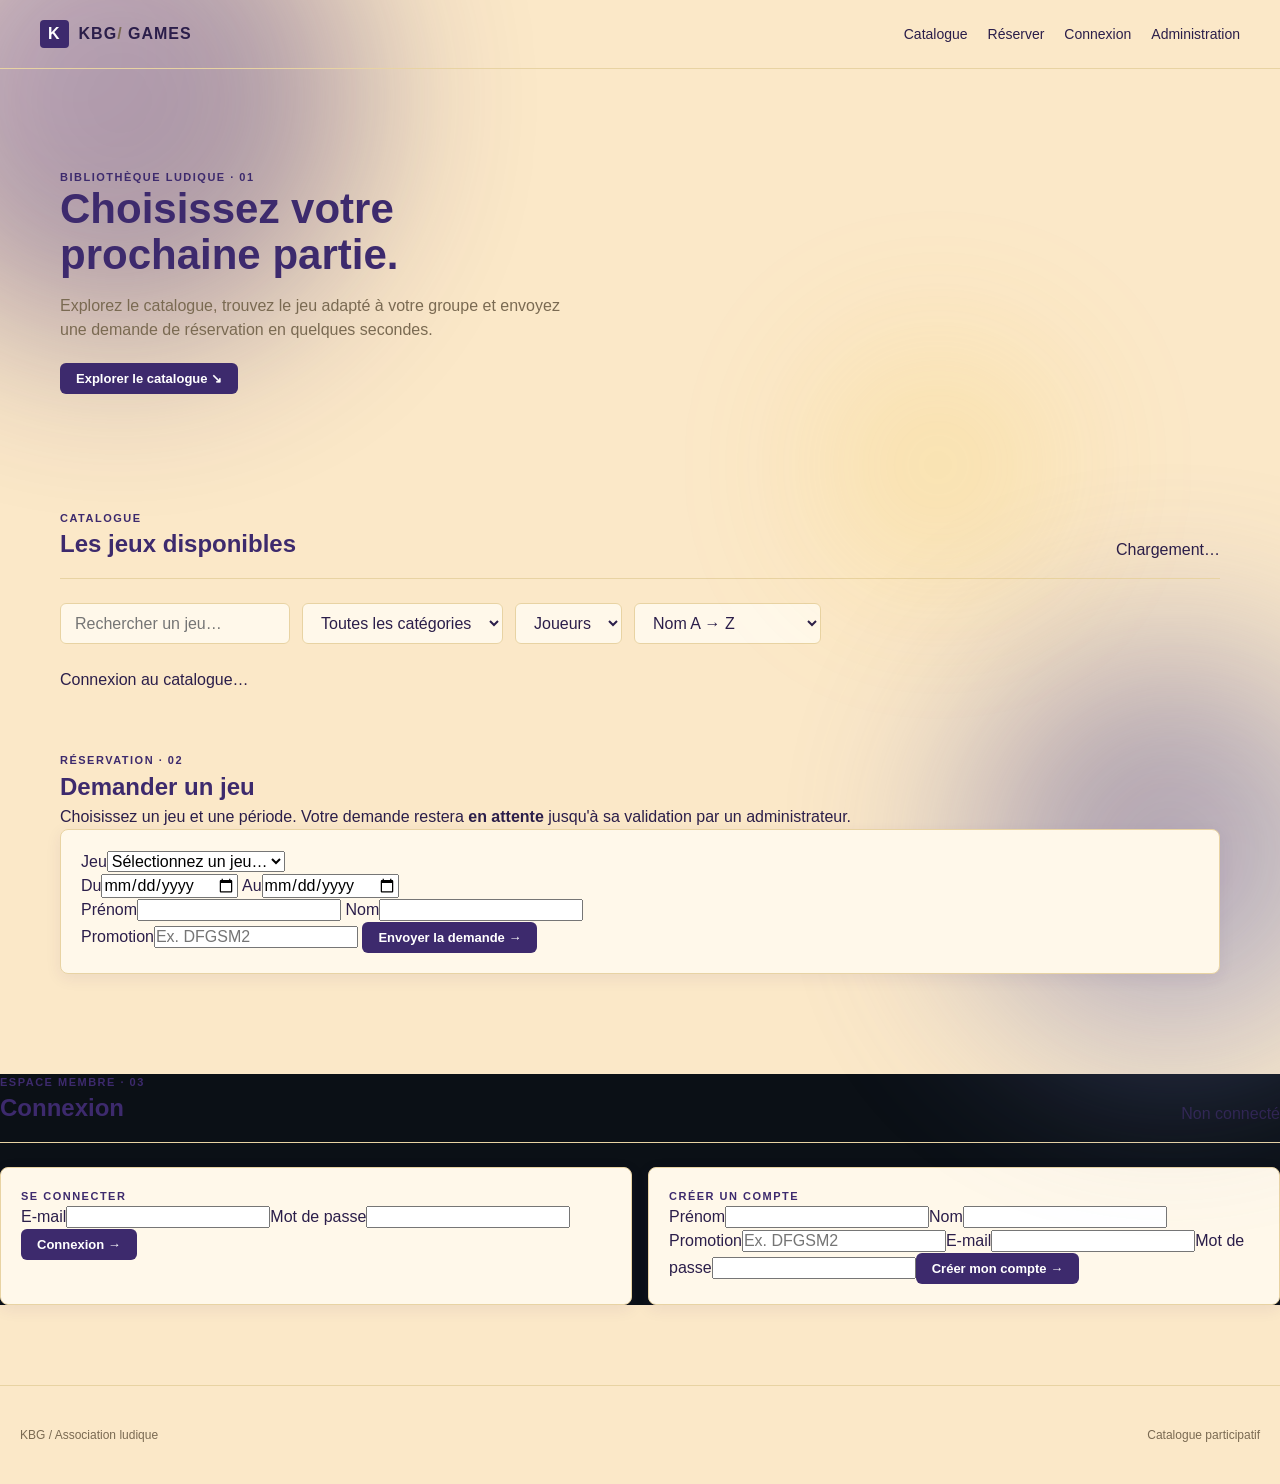
<file: index (2).html>
<!doctype html>
<html lang="fr">
<head>
  <meta charset="utf-8">
  <meta name="viewport" content="width=device-width,initial-scale=1">
  <title>KBG — Catalogue de jeux</title>
  <link rel="stylesheet" href="styles.css">
<style>
.hidden{display:none!important}.auth-grid{display:grid;grid-template-columns:1fr 1fr;gap:16px}.account-section{background:#0b1016}.modal{position:fixed;inset:0;background:#000b;backdrop-filter:blur(10px);z-index:20;padding:5vh 5vw;overflow:auto}.modal-card{max-width:900px;margin:auto;background:#0b1016;border:1px solid var(--line);padding:28px;position:relative}.modal-close{position:absolute;right:16px;top:12px;background:none;border:0;color:var(--muted);font-size:30px;cursor:pointer}.game-detail{display:grid;grid-template-columns:1fr 1.2fr;gap:25px}.game-detail img{width:100%;height:300px;object-fit:cover;border:1px solid var(--line)}.comments{margin-top:25px;border-top:1px solid var(--line);padding-top:20px}.comment{border-bottom:1px solid var(--line);padding:15px 0}.stars{color:var(--accent);letter-spacing:2px}.comment small{color:var(--muted)}.comment-form{display:grid;gap:12px;margin-top:18px}.comment-form textarea{background:var(--panel);border:1px solid var(--line);color:var(--text);padding:12px;min-height:100px;font:13px Manrope}.rating{display:flex;gap:5px;flex-direction:row-reverse;justify-content:flex-end}.rating input{display:none}.rating label{cursor:pointer;font-size:22px;color:var(--muted)}.rating input:checked~label,.rating label:hover,.rating label:hover~label{color:var(--accent)}
@media(max-width:800px){.auth-grid,.game-detail{grid-template-columns:1fr}.game-detail img{height:230px}}
</style></head>
<body>
  <header class="topbar">
    <a class="brand" href="index.html"><span class="brand-mark">K</span><span>KBG<span class="muted">/</span> GAMES</span></a>
    <nav>
      <a href="#catalogue">Catalogue</a>
      <a href="#reservation">Réserver</a>
      <a href="#account" id="accountLink">Connexion</a><a href="admin.html">Administration</a>
    </nav>
  </header>

  <main>
    <section class="hero">
      <div>
        <p class="eyebrow">BIBLIOTHÈQUE LUDIQUE · 01</p>
        <h1>Choisissez votre<br><span>prochaine partie.</span></h1>
        <p class="hero-copy">Explorez le catalogue, trouvez le jeu adapté à votre groupe et envoyez une demande de réservation en quelques secondes.</p>
        <a class="button primary" href="#catalogue">Explorer le catalogue ↘</a>
      </div>
      <div class="orb" aria-hidden="true"><div></div></div>
    </section>

    <section id="catalogue" class="section">
      <div class="section-head">
        <div><p class="eyebrow">CATALOGUE</p><h2>Les jeux disponibles</h2></div>
        <span id="count" class="counter">Chargement…</span>
      </div>

      <div class="toolbar">
        <input id="search" type="search" placeholder="Rechercher un jeu…" autocomplete="off">
        <select id="category"><option value="">Toutes les catégories</option></select>
        <select id="players"><option value="">Joueurs</option><option value="2">2+</option><option value="4">4+</option><option value="6">6+</option><option value="8">8+</option></select>
        <select id="sort"><option value="name">Nom A → Z</option><option value="duration">Durée croissante</option><option value="players">Nombre de joueurs</option><option value="newest">Nouveautés</option></select>
      </div>

      <div id="games" class="grid"><div class="loading">Connexion au catalogue…</div></div>
    </section>

    <section id="reservation" class="section reservation">
      <div class="reservation-copy">
        <p class="eyebrow">RÉSERVATION · 02</p>
        <h2>Demander un jeu</h2>
        <p>Choisissez un jeu et une période. Votre demande restera <strong>en attente</strong> jusqu'à sa validation par un administrateur.</p>
      </div>
      <div id="reservationLoginNotice" class="reservation-login-notice hidden"><p class="eyebrow">CONNEXION REQUISE</p><p>Vous devez créer un compte et être connecté pour envoyer une demande de réservation.</p><a class="button primary" href="#account">Créer un compte / Se connecter →</a></div>
      <form id="reservationForm" class="panel">
        <label>Jeu<select id="game" name="game_id" required><option value="">Sélectionnez un jeu…</option></select></label>
        <div class="two">
          <label>Du<input id="dateStart" name="date_start" type="date" required></label>
          <label>Au<input id="dateEnd" name="date_end" type="date" required></label>
        </div>
        <div class="two">
          <label>Prénom<input name="first_name" maxlength="80" required></label>
          <label>Nom<input name="last_name" maxlength="80" required></label>
        </div>
        <label>Promotion<input name="promotion" maxlength="120" placeholder="Ex. DFGSM2" required></label>
        <button class="button primary" type="submit">Envoyer la demande →</button>
        <p id="formMessage" class="form-message"></p>
      </form>
    </section>
  </main>

  <section id="account" class="section account-section">
    <div class="section-head"><div><p class="eyebrow">ESPACE MEMBRE · 03</p><h2 id="accountTitle">Connexion</h2></div><span id="accountStatus" class="counter">Non connecté</span></div>
    <div id="authBox" class="auth-grid">
      <form id="loginForm" class="panel">
        <p class="eyebrow">SE CONNECTER</p><label>E-mail<input id="loginEmail" type="email" required></label><label>Mot de passe<input id="loginPassword" type="password" required></label><button class="button primary" type="submit">Connexion →</button><p id="loginMsg" class="form-message"></p>
      </form>
      <form id="signupForm" class="panel">
        <p class="eyebrow">CRÉER UN COMPTE</p><div class="two"><label>Prénom<input id="signupFirst" required maxlength="80"></label><label>Nom<input id="signupLast" required maxlength="80"></label></div><label>Promotion<input id="signupPromo" required maxlength="120" placeholder="Ex. DFGSM2"></label><label>E-mail<input id="signupEmail" type="email" required></label><label>Mot de passe<input id="signupPassword" type="password" minlength="6" required></label><button class="button primary" type="submit">Créer mon compte →</button><p id="signupMsg" class="form-message"></p>
      </form>
    </div>
    <div id="profileBox" class="panel hidden"><div><p class="eyebrow">MEMBRE</p><h3 id="profileName"></h3><p id="profilePromo" class="publisher"></p></div><button id="logoutBtn" class="button">Se déconnecter</button></div>
  </section>

  <div id="gameModal" class="modal hidden" aria-hidden="true"><div class="modal-card"><button id="closeModal" class="modal-close">×</button><div id="modalContent"></div></div></div>

  <footer><span>KBG / Association ludique</span><span>Catalogue participatif</span></footer>

  <script type="module">
    import { createClient } from 'https://esm.sh/@supabase/supabase-js@2';
    const SUPABASE_URL = 'https://qqelmmygalllmxinaxrf.supabase.co';
    const SUPABASE_KEY = 'sb_publishable_fqFvZNetzIdAfX860bmjBQ_GzJfeVK3';
    const supabase = createClient(SUPABASE_URL, SUPABASE_KEY);

    let allGames = [];

    const $ = id => document.getElementById(id);
    const esc = s => String(s ?? '').replace(/[&<>"']/g, c => ({'&':'&amp;','<':'&lt;','>':'&gt;','"':'&quot;',"'":'&#039;'}[c]));

    async function loadGames() {
      const { data, error } = await supabase.from('games').select('*').eq('is_active', true).order('name');
      if (error) { document.querySelector('#games').innerHTML = `<div class="empty">Impossible de charger le catalogue.</div>`; return; }
      allGames = data || [];
      const cats = [...new Set(allGames.map(g => g.category).filter(Boolean))].sort();
      document.querySelector('#category').innerHTML = '<option value="">Toutes les catégories</option>' + cats.map(c => `<option>${esc(c)}</option>`).join('');
      document.querySelector('#game').innerHTML = '<option value="">Sélectionnez un jeu…</option>' + allGames.map(g => `<option value="${esc(g.id)}">${esc(g.name)}</option>`).join('');
      render();
    }

    function render() {
      const q = document.querySelector('#search').value.toLowerCase().trim();
      const cat = document.querySelector('#category').value;
      const minPlayers = Number(document.querySelector('#players').value || 0);
      const sort = document.querySelector('#sort').value;
      let games = allGames.filter(g => (!q || `${g.name} ${g.publisher} ${g.description}`.toLowerCase().includes(q)) && (!cat || g.category === cat) && (!minPlayers || (g.players_max || 0) >= minPlayers));
      games.sort((a,b) => sort === 'duration' ? (a.duration||999)-(b.duration||999) : sort === 'players' ? (a.players_min||0)-(b.players_min||0) : sort === 'newest' ? (b.created_at||0)-(a.created_at||0) : a.name.localeCompare(b.name, 'fr'));
      document.querySelector('#count').textContent = `${games.length} jeu${games.length > 1 ? 'x' : ''}`;
      document.querySelector('#games').innerHTML = games.length ? games.map(g => `
        <article class="card">
          <div class="cover">${g.cover_image ? `<img src="${esc(g.cover_image)}" alt="">` : '<span>✦</span>'}</div>
          <div class="card-body"><p class="tag">${esc(g.category || 'Jeu')}</p><h3>${esc(g.name)}</h3><p class="publisher">${esc(g.publisher)}</p>
          <div class="meta"><span>♙ ${g.players_min || '?'}–${g.players_max || '?'} joueurs</span><span>◷ ${g.duration || '?'} min</span></div>
          <p class="desc">${esc(g.description || 'Aucune description.')}</p><button class="text-button" data-game="${esc(g.id)}">Réserver ce jeu →</button></div>
        </article>`).join('') : '<div class="empty">Aucun jeu ne correspond à ces critères.</div>';
      document.querySelectorAll('[data-game]').forEach(b => b.onclick = () => { document.querySelector('#game').value = b.dataset.game; document.querySelector('#reservation').scrollIntoView({behavior:'smooth'}); });
    }

    ['search','category','players','sort'].forEach(id => document.querySelector('#'+id).addEventListener('input', render));
    document.querySelector('#reservationForm').addEventListener('submit', async e => {
      e.preventDefault();
      const {data:{user}} = await supabase.auth.getUser();
      const f = new FormData(e.currentTarget), msg = document.querySelector('#formMessage');
      if (!user) { msg.textContent = 'Connectez-vous dans votre espace membre avant de réserver.'; document.querySelector('#account').scrollIntoView({behavior:'smooth'}); return; }
      if (f.get('date_end') < f.get('date_start')) { msg.textContent = 'La date de fin doit être postérieure ou égale à la date de début.'; return; }
      msg.textContent = 'Envoi…';
      const { error } = await supabase.from('reservations').insert({ id: crypto.randomUUID(), game_id: f.get('game_id'), first_name: f.get('first_name'), last_name: f.get('last_name'), promotion: f.get('promotion').trim(), date_start: f.get('date_start'), date_end: f.get('date_end'), status: 'pending', user_id: user.id });
      if (error) { msg.textContent = 'La demande n’a pas pu être envoyée. Réessayez.'; return; }
      e.currentTarget.reset(); msg.textContent = '✓ Demande envoyée. Elle sera examinée par un administrateur.';
    });
    const today = new Date().toISOString().slice(0,10);
    document.querySelector('#dateStart').min = today;
    document.querySelector('#dateEnd').min = today;
    document.querySelector('#dateStart').addEventListener('change', e => {
      document.querySelector('#dateEnd').min = e.target.value || today;
      if (document.querySelector('#dateEnd').value && document.querySelector('#dateEnd').value < e.target.value)
        document.querySelector('#dateEnd').value = e.target.value;
    });
    let currentUser = null;
    async function loadProfile(user) {
      currentUser=user;
      if(!user){
        $('authBox').classList.remove('hidden'); $('profileBox').classList.add('hidden'); $('accountStatus').textContent='Non connecté'; $('accountLink').textContent='Connexion';
        $('reservationLoginNotice').classList.remove('hidden');
        $('reservationForm').classList.add('reservation-locked');
        $('reservationForm').querySelectorAll('input,select,button').forEach(el=>el.disabled=true);
        return;
      }
      const {data:p}=await supabase.from('profiles').select('*').eq('user_id',user.id).maybeSingle();
      $('authBox').classList.add('hidden'); $('profileBox').classList.remove('hidden'); $('accountStatus').textContent='Connecté'; $('accountLink').textContent='Mon espace';
      $('profileName').textContent=`${p?.first_name||''} ${p?.last_name||''}`.trim()||user.email;
      $('profilePromo').textContent=p?.promotion||'';
      $('reservationLoginNotice').classList.add('hidden');
      $('reservationForm').classList.remove('reservation-locked');
      $('reservationForm').querySelectorAll('input,select,button').forEach(el=>el.disabled=false);
      $('reservationForm').querySelector('[name=first_name]').value=p?.first_name||'';
      $('reservationForm').querySelector('[name=last_name]').value=p?.last_name||'';
      $('reservationForm').querySelector('[name=promotion]').value=p?.promotion||'';
    }
    $('loginForm').addEventListener('submit',async e=>{e.preventDefault();$('loginMsg').textContent='Connexion…';const {data,error}=await supabase.auth.signInWithPassword({email:$('loginEmail').value,password:$('loginPassword').value});$('loginMsg').textContent=error?'E-mail ou mot de passe incorrect.':'✓ Connexion réussie.';if(data.user)loadProfile(data.user);});
    $('signupForm').addEventListener('submit',async e=>{e.preventDefault();$('signupMsg').textContent='Création…';const {data,error}=await supabase.auth.signUp({email:$('signupEmail').value,password:$('signupPassword').value,options:{data:{first_name:$('signupFirst').value.trim(),last_name:$('signupLast').value.trim(),promotion:$('signupPromo').value.trim()}}});if(error){$('signupMsg').textContent=error.message;return;} $('signupMsg').textContent=data.session?'✓ Compte créé.':'✓ Compte créé. Vérifiez votre e-mail pour confirmer votre adresse.';if(data.user&&data.session)loadProfile(data.user);});
    $('logoutBtn').onclick=async()=>{await supabase.auth.signOut();loadProfile(null);};
    supabase.auth.onAuthStateChange((_e,session)=>loadProfile(session?.user||null));

    async function openGame(id){
      const g=allGames.find(x=>x.id===id); if(!g)return;
      const {data:comments}=await supabase.from('comments').select('id,rating,body,created_at,user_id,profiles(first_name,last_name,promotion)').eq('game_id',id).order('created_at',{ascending:false});
      const stars=n=>'★★★★★'.slice(0,n)+'☆☆☆☆☆'.slice(0,5-n);
      const avg=comments?.length?(comments.reduce((a,c)=>a+c.rating,0)/comments.length).toFixed(1):'—';
      $('modalContent').innerHTML=`<div class="game-detail"><div>${g.cover_image?`<img src="${esc(g.cover_image)}" alt="">`:'<div class="cover" style="height:300px"><span>✦</span></div>'}</div><div><p class="eyebrow">${esc(g.category)}</p><h2>${esc(g.name)}</h2><p class="publisher">${esc(g.publisher)}</p><div class="meta"><span>♙ ${g.players_min||'?'}–${g.players_max||'?'} joueurs</span><span>◷ ${g.duration||'?'} min</span></div><p class="desc">${esc(g.description||'Aucune description.')}</p><p><strong>${avg}</strong> / 5 · ${comments?.length||0} avis</p></div></div><div class="comments"><p class="eyebrow">AVIS DE LA COMMUNAUTÉ</p>${comments?.length?comments.map(c=>`<article class="comment"><div class="stars">${stars(c.rating)}</div><strong>${esc(c.profiles?.first_name||'Membre')} ${esc(c.profiles?.last_name||'')}</strong> <small>· ${esc(c.profiles?.promotion||'')}</small><p>${esc(c.body)}</p><small>${new Date(c.created_at).toLocaleDateString('fr-FR')}</small>${currentUser&&c.user_id===currentUser.id?` <button class="text-button" data-del-comment="${esc(c.id)}">Supprimer</button>`:''}</article>`).join(''):'<p class="notice">Aucun avis pour le moment. Soyez le premier !</p>'}${currentUser?`<form id="commentForm" class="comment-form"><div class="rating"><input id="r5" name="rating" value="5" type="radio" required><label for="r5">★</label><input id="r4" name="rating" value="4" type="radio"><label for="r4">★</label><input id="r3" name="rating" value="3" type="radio"><label for="r3">★</label><input id="r2" name="rating" value="2" type="radio"><label for="r2">★</label><input id="r1" name="rating" value="1" type="radio"><label for="r1">★</label></div><textarea name="body" maxlength="2000" required placeholder="Votre avis sur ce jeu…"></textarea><button class="button primary">Publier l'avis →</button><p id="commentMsg" class="form-message"></p></form>`:'<p class="notice">Connectez-vous pour publier un avis.</p>'}</div>`;
      $('gameModal').classList.remove('hidden'); $('gameModal').setAttribute('aria-hidden','false');
      $('commentForm')?.addEventListener('submit',async e=>{e.preventDefault();const f=new FormData(e.currentTarget);const {error}=await supabase.from('comments').insert({game_id:id,user_id:currentUser.id,rating:Number(f.get('rating')),body:f.get('body').trim()});if(error){$('commentMsg').textContent=error.message;return;}openGame(id);});
      document.querySelectorAll('[data-del-comment]').forEach(b=>b.onclick=async()=>{if(confirm('Supprimer cet avis ?')){await supabase.from('comments').delete().eq('id',b.dataset.delComment);openGame(id);}});
    }
    $('closeModal').onclick=()=>{$('gameModal').classList.add('hidden');$('gameModal').setAttribute('aria-hidden','true')};
    $('gameModal').addEventListener('click',e=>{if(e.target.id==='gameModal')$('closeModal').click()});
    document.addEventListener('click',e=>{const b=e.target.closest('[data-game]'); if(b && b.closest('.card')){e.preventDefault();openGame(b.dataset.game);}});
    loadProfile(null);
    loadGames();
  </script>
</body>
</html>
</file>
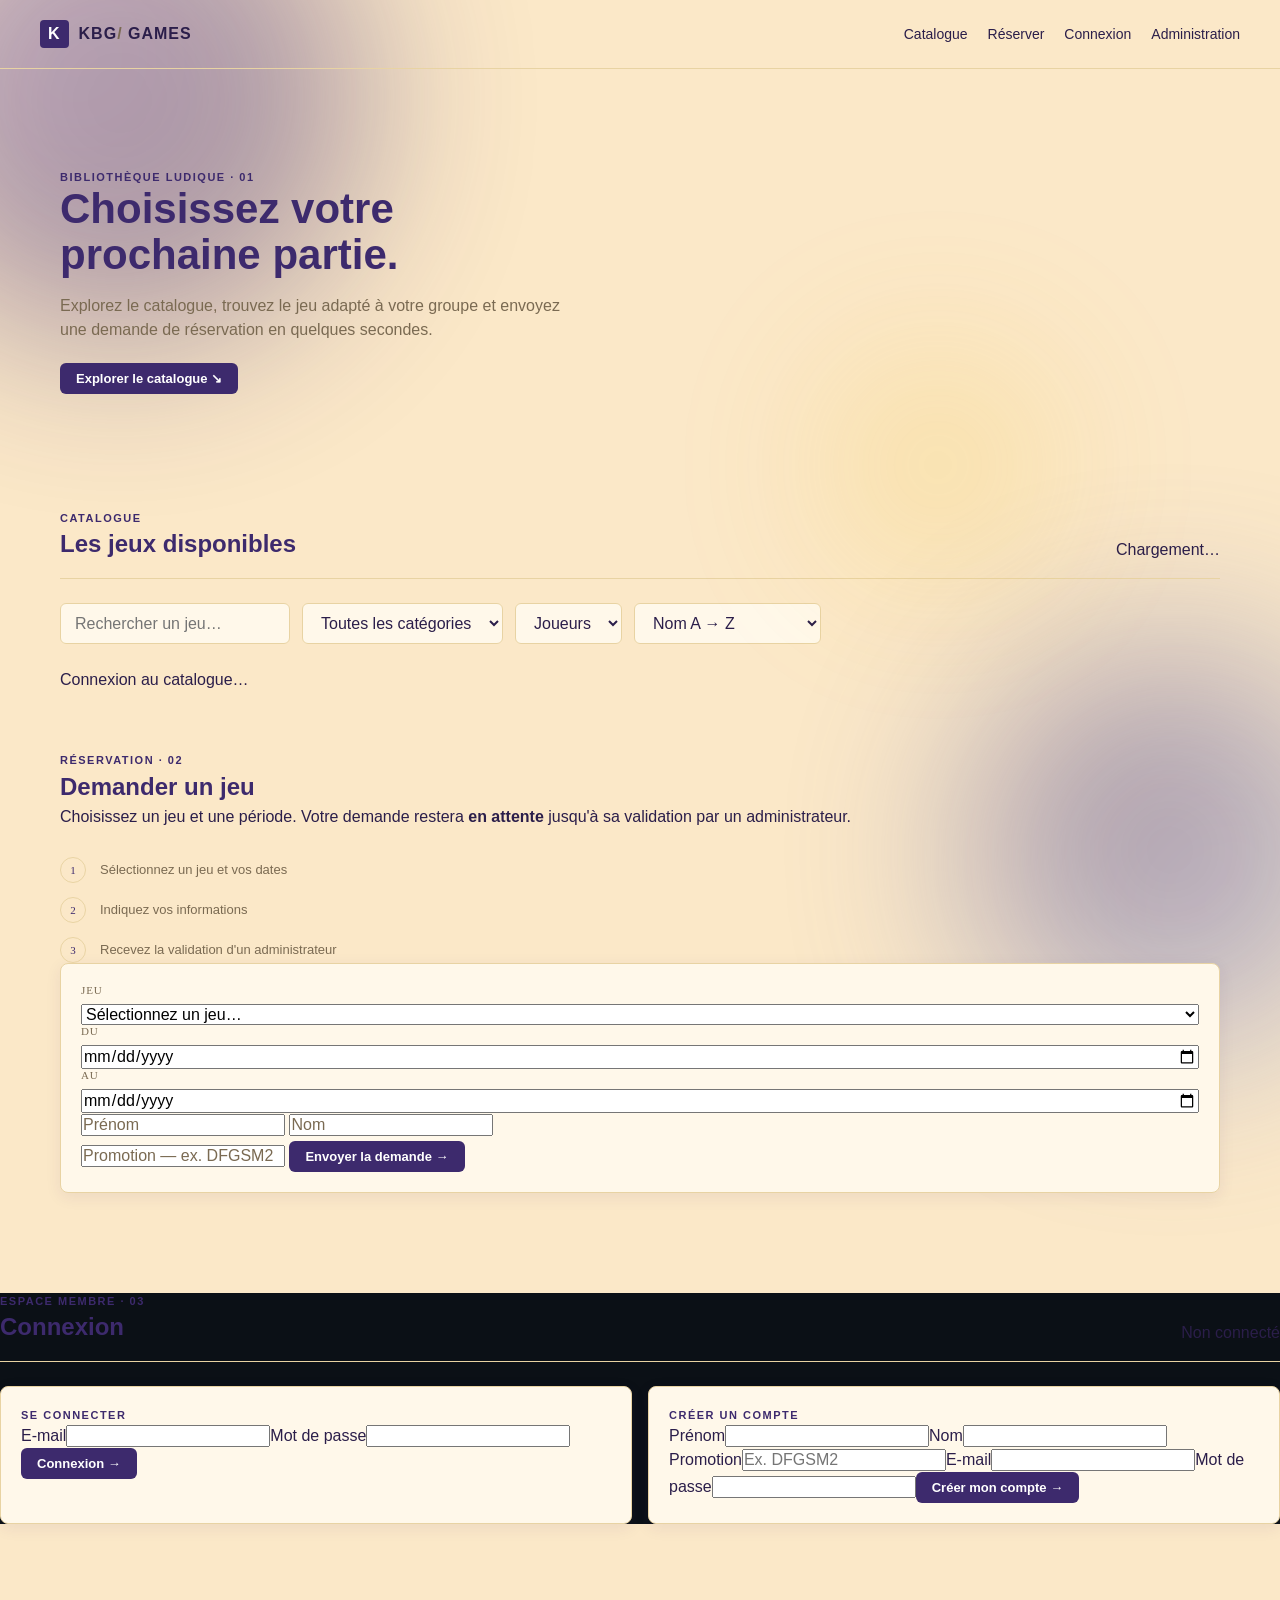
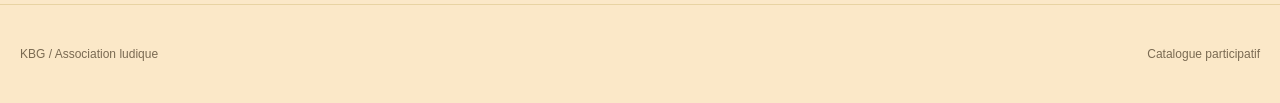
<file: index (3).html>
<!doctype html>
<html lang="fr">
<head>
  <meta charset="utf-8">
  <meta name="viewport" content="width=device-width,initial-scale=1">
  <title>KBG — Catalogue de jeux</title>
  <link rel="stylesheet" href="styles.css">
<style>
.hidden{display:none!important}.auth-grid{display:grid;grid-template-columns:1fr 1fr;gap:16px}.account-section{background:#0b1016}.modal{position:fixed;inset:0;background:#000b;backdrop-filter:blur(10px);z-index:20;padding:5vh 5vw;overflow:auto}.modal-card{max-width:900px;margin:auto;background:#0b1016;border:1px solid var(--line);padding:28px;position:relative}.modal-close{position:absolute;right:16px;top:12px;background:none;border:0;color:var(--muted);font-size:30px;cursor:pointer}.game-detail{display:grid;grid-template-columns:1fr 1.2fr;gap:25px}.game-detail img{width:100%;height:300px;object-fit:cover;border:1px solid var(--line)}.comments{margin-top:25px;border-top:1px solid var(--line);padding-top:20px}.comment{border-bottom:1px solid var(--line);padding:15px 0}.stars{color:var(--accent);letter-spacing:2px}.comment small{color:var(--muted)}.comment-form{display:grid;gap:12px;margin-top:18px}.comment-form textarea{background:var(--panel);border:1px solid var(--line);color:var(--text);padding:12px;min-height:100px;font:13px Manrope}.rating{display:flex;gap:5px;flex-direction:row-reverse;justify-content:flex-end}.rating input{display:none}.rating label{cursor:pointer;font-size:22px;color:var(--muted)}.rating input:checked~label,.rating label:hover,.rating label:hover~label{color:var(--accent)}
.reservation-steps{list-style:none;padding:0;margin:28px 0 0;display:grid;gap:14px;max-width:420px}
.reservation-steps li{display:flex;align-items:center;gap:14px;font-size:13px;color:var(--muted)}
.reservation-steps li span{flex:none;width:26px;height:26px;border:1px solid var(--line);border-radius:50%;display:grid;place-items:center;font:11px 'DM Mono';color:var(--accent)}
.reservation-panel{gap:20px}
.reservation-panel .field-group{display:grid;gap:8px}
.reservation-panel .field-label{font:11px 'DM Mono';letter-spacing:.08em;text-transform:uppercase;color:var(--muted)}
.reservation-panel input,.reservation-panel select{transition:border-color .2s ease,box-shadow .2s ease,transform .12s ease}
.reservation-panel input::placeholder{color:var(--muted);opacity:1}
.reservation-panel input:focus,.reservation-panel select:focus{transform:translateY(-1px)}
.reservation-panel button.primary{margin-top:4px}
@media(max-width:800px){.reservation-steps{max-width:none}}
@media(max-width:800px){.auth-grid,.game-detail{grid-template-columns:1fr}.game-detail img{height:230px}}
</style></head>
<body>
  <header class="topbar">
    <a class="brand" href="index.html"><span class="brand-mark">K</span><span>KBG<span class="muted">/</span> GAMES</span></a>
    <nav>
      <a href="#catalogue">Catalogue</a>
      <a href="#reservation">Réserver</a>
      <a href="#account" id="accountLink">Connexion</a><a href="admin.html">Administration</a>
    </nav>
  </header>

  <main>
    <section class="hero">
      <div>
        <p class="eyebrow">BIBLIOTHÈQUE LUDIQUE · 01</p>
        <h1>Choisissez votre<br><span>prochaine partie.</span></h1>
        <p class="hero-copy">Explorez le catalogue, trouvez le jeu adapté à votre groupe et envoyez une demande de réservation en quelques secondes.</p>
        <a class="button primary" href="#catalogue">Explorer le catalogue ↘</a>
      </div>
      <div class="orb" aria-hidden="true"><div></div></div>
    </section>

    <section id="catalogue" class="section">
      <div class="section-head">
        <div><p class="eyebrow">CATALOGUE</p><h2>Les jeux disponibles</h2></div>
        <span id="count" class="counter">Chargement…</span>
      </div>

      <div class="toolbar">
        <input id="search" type="search" placeholder="Rechercher un jeu…" autocomplete="off">
        <select id="category"><option value="">Toutes les catégories</option></select>
        <select id="players"><option value="">Joueurs</option><option value="2">2+</option><option value="4">4+</option><option value="6">6+</option><option value="8">8+</option></select>
        <select id="sort"><option value="name">Nom A → Z</option><option value="duration">Durée croissante</option><option value="players">Nombre de joueurs</option><option value="newest">Nouveautés</option></select>
      </div>

      <div id="games" class="grid"><div class="loading">Connexion au catalogue…</div></div>
    </section>

    <section id="reservation" class="section reservation">
      <div class="reservation-copy">
        <p class="eyebrow">RÉSERVATION · 02</p>
        <h2>Demander un jeu</h2>
        <p>Choisissez un jeu et une période. Votre demande restera <strong>en attente</strong> jusqu'à sa validation par un administrateur.</p>
        <ol class="reservation-steps">
          <li><span>1</span>Sélectionnez un jeu et vos dates</li>
          <li><span>2</span>Indiquez vos informations</li>
          <li><span>3</span>Recevez la validation d'un administrateur</li>
        </ol>
      </div>
      <div id="reservationLoginNotice" class="reservation-login-notice hidden"><p class="eyebrow">CONNEXION REQUISE</p><p>Vous devez créer un compte et être connecté pour envoyer une demande de réservation.</p><a class="button primary" href="#account">Créer un compte / Se connecter →</a></div>
      <form id="reservationForm" class="panel reservation-panel">
        <div class="field-group">
          <label class="field-label" for="game">Jeu</label>
          <select id="game" name="game_id" required><option value="">Sélectionnez un jeu…</option></select>
        </div>
        <div class="two">
          <div class="field-group">
            <label class="field-label" for="dateStart">Du</label>
            <input id="dateStart" name="date_start" type="date" required>
          </div>
          <div class="field-group">
            <label class="field-label" for="dateEnd">Au</label>
            <input id="dateEnd" name="date_end" type="date" required>
          </div>
        </div>
        <div class="two">
          <input name="first_name" maxlength="80" required placeholder="Prénom" aria-label="Prénom">
          <input name="last_name" maxlength="80" required placeholder="Nom" aria-label="Nom">
        </div>
        <input name="promotion" maxlength="120" required placeholder="Promotion — ex. DFGSM2" aria-label="Promotion">
        <button class="button primary" type="submit">Envoyer la demande →</button>
        <p id="formMessage" class="form-message"></p>
      </form>
    </section>
  </main>

  <section id="account" class="section account-section">
    <div class="section-head"><div><p class="eyebrow">ESPACE MEMBRE · 03</p><h2 id="accountTitle">Connexion</h2></div><span id="accountStatus" class="counter">Non connecté</span></div>
    <div id="authBox" class="auth-grid">
      <form id="loginForm" class="panel">
        <p class="eyebrow">SE CONNECTER</p><label>E-mail<input id="loginEmail" type="email" required></label><label>Mot de passe<input id="loginPassword" type="password" required></label><button class="button primary" type="submit">Connexion →</button><p id="loginMsg" class="form-message"></p>
      </form>
      <form id="signupForm" class="panel">
        <p class="eyebrow">CRÉER UN COMPTE</p><div class="two"><label>Prénom<input id="signupFirst" required maxlength="80"></label><label>Nom<input id="signupLast" required maxlength="80"></label></div><label>Promotion<input id="signupPromo" required maxlength="120" placeholder="Ex. DFGSM2"></label><label>E-mail<input id="signupEmail" type="email" required></label><label>Mot de passe<input id="signupPassword" type="password" minlength="6" required></label><button class="button primary" type="submit">Créer mon compte →</button><p id="signupMsg" class="form-message"></p>
      </form>
    </div>
    <div id="profileBox" class="panel hidden"><div><p class="eyebrow">MEMBRE</p><h3 id="profileName"></h3><p id="profilePromo" class="publisher"></p></div><button id="logoutBtn" class="button">Se déconnecter</button></div>
  </section>

  <div id="gameModal" class="modal hidden" aria-hidden="true"><div class="modal-card"><button id="closeModal" class="modal-close">×</button><div id="modalContent"></div></div></div>

  <footer><span>KBG / Association ludique</span><span>Catalogue participatif</span></footer>

  <script type="module">
    import { createClient } from 'https://esm.sh/@supabase/supabase-js@2';
    const SUPABASE_URL = 'https://qqelmmygalllmxinaxrf.supabase.co';
    const SUPABASE_KEY = 'sb_publishable_fqFvZNetzIdAfX860bmjBQ_GzJfeVK3';
    const supabase = createClient(SUPABASE_URL, SUPABASE_KEY);

    let allGames = [];
    let ratingsMap = {}; // game_id -> { avg, count }

    const $ = id => document.getElementById(id);
    const esc = s => String(s ?? '').replace(/[&<>"']/g, c => ({'&':'&amp;','<':'&lt;','>':'&gt;','"':'&quot;',"'":'&#039;'}[c]));
    const stars = n => '★★★★★'.slice(0, n) + '☆☆☆☆☆'.slice(0, 5 - n);

    async function loadRatings() {
      const { data, error } = await supabase.from('comments').select('game_id, rating');
      if (error) { ratingsMap = {}; return; }
      const grouped = {};
      (data || []).forEach(c => { (grouped[c.game_id] ||= []).push(c.rating); });
      ratingsMap = {};
      Object.entries(grouped).forEach(([id, arr]) => {
        ratingsMap[id] = { avg: arr.reduce((a, b) => a + b, 0) / arr.length, count: arr.length };
      });
    }

    async function loadGames() {
      const { data, error } = await supabase.from('games').select('*').eq('is_active', true).order('name');
      if (error) { document.querySelector('#games').innerHTML = `<div class="empty">Impossible de charger le catalogue.</div>`; return; }
      allGames = data || [];
      await loadRatings();
      const cats = [...new Set(allGames.map(g => g.category).filter(Boolean))].sort();
      document.querySelector('#category').innerHTML = '<option value="">Toutes les catégories</option>' + cats.map(c => `<option>${esc(c)}</option>`).join('');
      document.querySelector('#game').innerHTML = '<option value="">Sélectionnez un jeu…</option>' + allGames.map(g => `<option value="${esc(g.id)}">${esc(g.name)}</option>`).join('');
      render();
    }

    function render() {
      const q = document.querySelector('#search').value.toLowerCase().trim();
      const cat = document.querySelector('#category').value;
      const minPlayers = Number(document.querySelector('#players').value || 0);
      const sort = document.querySelector('#sort').value;
      let games = allGames.filter(g => (!q || `${g.name} ${g.publisher} ${g.description}`.toLowerCase().includes(q)) && (!cat || g.category === cat) && (!minPlayers || (g.players_max || 0) >= minPlayers));
      games.sort((a,b) => sort === 'duration' ? (a.duration||999)-(b.duration||999) : sort === 'players' ? (a.players_min||0)-(b.players_min||0) : sort === 'newest' ? (b.created_at||0)-(a.created_at||0) : a.name.localeCompare(b.name, 'fr'));
      document.querySelector('#count').textContent = `${games.length} jeu${games.length > 1 ? 'x' : ''}`;
      document.querySelector('#games').innerHTML = games.length ? games.map(g => {
        const rt = ratingsMap[g.id];
        const ratingLine = rt
          ? `<div class="stars" title="${rt.avg.toFixed(1)}/5 · ${rt.count} avis">${stars(Math.round(rt.avg))} <span class="publisher" style="letter-spacing:normal">${rt.avg.toFixed(1)} (${rt.count})</span></div>`
          : `<div class="publisher">Pas encore d'avis</div>`;
        return `
        <article class="card">
          <div class="cover" data-view="${esc(g.id)}" style="cursor:pointer">${g.cover_image ? `<img src="${esc(g.cover_image)}" alt="">` : '<span>✦</span>'}</div>
          <div class="card-body"><p class="tag">${esc(g.category || 'Jeu')}</p><h3 data-view="${esc(g.id)}" style="cursor:pointer">${esc(g.name)}</h3><p class="publisher">${esc(g.publisher)}</p>
          ${ratingLine}
          <div class="meta"><span>♙ ${g.players_min || '?'}–${g.players_max || '?'} joueurs</span><span>◷ ${g.duration || '?'} min</span></div>
          <p class="desc">${esc(g.description || 'Aucune description.')}</p>
          <div style="display:flex;gap:16px;flex-wrap:wrap;margin-top:4px">
            <button class="text-button" data-view="${esc(g.id)}">Voir la fiche & avis →</button>
            <button class="text-button" data-reserve="${esc(g.id)}">Réserver ce jeu →</button>
          </div></div>
        </article>`;
      }).join('') : '<div class="empty">Aucun jeu ne correspond à ces critères.</div>';
      document.querySelectorAll('[data-reserve]').forEach(b => b.onclick = () => { document.querySelector('#game').value = b.dataset.reserve; document.querySelector('#reservation').scrollIntoView({behavior:'smooth'}); });
      document.querySelectorAll('[data-view]').forEach(b => b.onclick = () => openGame(b.dataset.view));
    }

    ['search','category','players','sort'].forEach(id => document.querySelector('#'+id).addEventListener('input', render));
    document.querySelector('#reservationForm').addEventListener('submit', async e => {
      e.preventDefault();
      const {data:{user}} = await supabase.auth.getUser();
      const f = new FormData(e.currentTarget), msg = document.querySelector('#formMessage');
      if (!user) { msg.textContent = 'Connectez-vous dans votre espace membre avant de réserver.'; document.querySelector('#account').scrollIntoView({behavior:'smooth'}); return; }
      if (f.get('date_end') < f.get('date_start')) { msg.textContent = 'La date de fin doit être postérieure ou égale à la date de début.'; return; }
      msg.textContent = 'Envoi…';
      const { error } = await supabase.from('reservations').insert({ id: crypto.randomUUID(), game_id: f.get('game_id'), first_name: f.get('first_name'), last_name: f.get('last_name'), promotion: f.get('promotion').trim(), date_start: f.get('date_start'), date_end: f.get('date_end'), status: 'pending', user_id: user.id });
      if (error) { msg.textContent = 'La demande n’a pas pu être envoyée. Réessayez.'; return; }
      e.currentTarget.reset(); msg.textContent = '✓ Demande envoyée. Elle sera examinée par un administrateur.';
    });
    const today = new Date().toISOString().slice(0,10);
    document.querySelector('#dateStart').min = today;
    document.querySelector('#dateEnd').min = today;
    document.querySelector('#dateStart').addEventListener('change', e => {
      document.querySelector('#dateEnd').min = e.target.value || today;
      if (document.querySelector('#dateEnd').value && document.querySelector('#dateEnd').value < e.target.value)
        document.querySelector('#dateEnd').value = e.target.value;
    });
    let currentUser = null;
    async function loadProfile(user) {
      currentUser=user;
      if(!user){
        $('authBox').classList.remove('hidden'); $('profileBox').classList.add('hidden'); $('accountStatus').textContent='Non connecté'; $('accountLink').textContent='Connexion';
        $('reservationLoginNotice').classList.remove('hidden');
        $('reservationForm').classList.add('reservation-locked');
        $('reservationForm').querySelectorAll('input,select,button').forEach(el=>el.disabled=true);
        return;
      }
      const {data:p}=await supabase.from('profiles').select('*').eq('user_id',user.id).maybeSingle();
      $('authBox').classList.add('hidden'); $('profileBox').classList.remove('hidden'); $('accountStatus').textContent='Connecté'; $('accountLink').textContent='Mon espace';
      $('profileName').textContent=`${p?.first_name||''} ${p?.last_name||''}`.trim()||user.email;
      $('profilePromo').textContent=p?.promotion||'';
      $('reservationLoginNotice').classList.add('hidden');
      $('reservationForm').classList.remove('reservation-locked');
      $('reservationForm').querySelectorAll('input,select,button').forEach(el=>el.disabled=false);
      $('reservationForm').querySelector('[name=first_name]').placeholder=p?.first_name||'Prénom';
      $('reservationForm').querySelector('[name=last_name]').placeholder=p?.last_name||'Nom';
      $('reservationForm').querySelector('[name=promotion]').placeholder=p?.promotion||'Promotion — ex. DFGSM2';
    }
    $('loginForm').addEventListener('submit',async e=>{e.preventDefault();$('loginMsg').textContent='Connexion…';const {data,error}=await supabase.auth.signInWithPassword({email:$('loginEmail').value,password:$('loginPassword').value});$('loginMsg').textContent=error?'E-mail ou mot de passe incorrect.':'✓ Connexion réussie.';if(data.user)loadProfile(data.user);});
    $('signupForm').addEventListener('submit',async e=>{e.preventDefault();$('signupMsg').textContent='Création…';const {data,error}=await supabase.auth.signUp({email:$('signupEmail').value,password:$('signupPassword').value,options:{data:{first_name:$('signupFirst').value.trim(),last_name:$('signupLast').value.trim(),promotion:$('signupPromo').value.trim()}}});if(error){$('signupMsg').textContent=error.message;return;} $('signupMsg').textContent=data.session?'✓ Compte créé.':'✓ Compte créé. Vérifiez votre e-mail pour confirmer votre adresse.';if(data.user&&data.session)loadProfile(data.user);});
    $('logoutBtn').onclick=async()=>{await supabase.auth.signOut();loadProfile(null);};
    supabase.auth.onAuthStateChange((_e,session)=>loadProfile(session?.user||null));

    async function openGame(id){
      const g=allGames.find(x=>x.id===id); if(!g)return;
      const {data:comments}=await supabase.from('comments').select('id,rating,body,created_at,user_id,profiles(first_name,last_name,promotion)').eq('game_id',id).order('created_at',{ascending:false});
      const avg=comments?.length?(comments.reduce((a,c)=>a+c.rating,0)/comments.length).toFixed(1):'—';
      $('modalContent').innerHTML=`<div class="game-detail"><div>${g.cover_image?`<img src="${esc(g.cover_image)}" alt="">`:'<div class="cover" style="height:300px"><span>✦</span></div>'}</div><div><p class="eyebrow">${esc(g.category)}</p><h2>${esc(g.name)}</h2><p class="publisher">${esc(g.publisher)}</p><div class="meta"><span>♙ ${g.players_min||'?'}–${g.players_max||'?'} joueurs</span><span>◷ ${g.duration||'?'} min</span></div><p class="desc">${esc(g.description||'Aucune description.')}</p><p><strong>${avg}</strong> / 5 · ${comments?.length||0} avis</p></div></div><div class="comments"><p class="eyebrow">AVIS DE LA COMMUNAUTÉ</p>${comments?.length?comments.map(c=>`<article class="comment"><div class="stars">${stars(c.rating)}</div><strong>${esc(c.profiles?.first_name||'Membre')} ${esc(c.profiles?.last_name||'')}</strong> <small>· ${esc(c.profiles?.promotion||'')}</small><p>${esc(c.body)}</p><small>${new Date(c.created_at).toLocaleDateString('fr-FR')}</small>${currentUser&&c.user_id===currentUser.id?` <button class="text-button" data-del-comment="${esc(c.id)}">Supprimer</button>`:''}</article>`).join(''):'<p class="notice">Aucun avis pour le moment. Soyez le premier !</p>'}${currentUser?`<form id="commentForm" class="comment-form"><div class="rating"><input id="r5" name="rating" value="5" type="radio" required><label for="r5">★</label><input id="r4" name="rating" value="4" type="radio"><label for="r4">★</label><input id="r3" name="rating" value="3" type="radio"><label for="r3">★</label><input id="r2" name="rating" value="2" type="radio"><label for="r2">★</label><input id="r1" name="rating" value="1" type="radio"><label for="r1">★</label></div><textarea name="body" maxlength="2000" required placeholder="Votre avis sur ce jeu…"></textarea><button class="button primary">Publier l'avis →</button><p id="commentMsg" class="form-message"></p></form>`:'<p class="notice">Connectez-vous pour publier un avis.</p>'}</div>`;
      $('gameModal').classList.remove('hidden'); $('gameModal').setAttribute('aria-hidden','false');
      $('commentForm')?.addEventListener('submit',async e=>{e.preventDefault();const f=new FormData(e.currentTarget);const {error}=await supabase.from('comments').insert({game_id:id,user_id:currentUser.id,rating:Number(f.get('rating')),body:f.get('body').trim()});if(error){$('commentMsg').textContent=error.message;return;}await loadRatings();render();openGame(id);});
      document.querySelectorAll('[data-del-comment]').forEach(b=>b.onclick=async()=>{if(confirm('Supprimer cet avis ?')){await supabase.from('comments').delete().eq('id',b.dataset.delComment);await loadRatings();render();openGame(id);}});
    }
    $('closeModal').onclick=()=>{$('gameModal').classList.add('hidden');$('gameModal').setAttribute('aria-hidden','true')};
    $('gameModal').addEventListener('click',e=>{if(e.target.id==='gameModal')$('closeModal').click()});
    loadProfile(null);
    loadGames();
  </script>
</body>
</html>
</file>
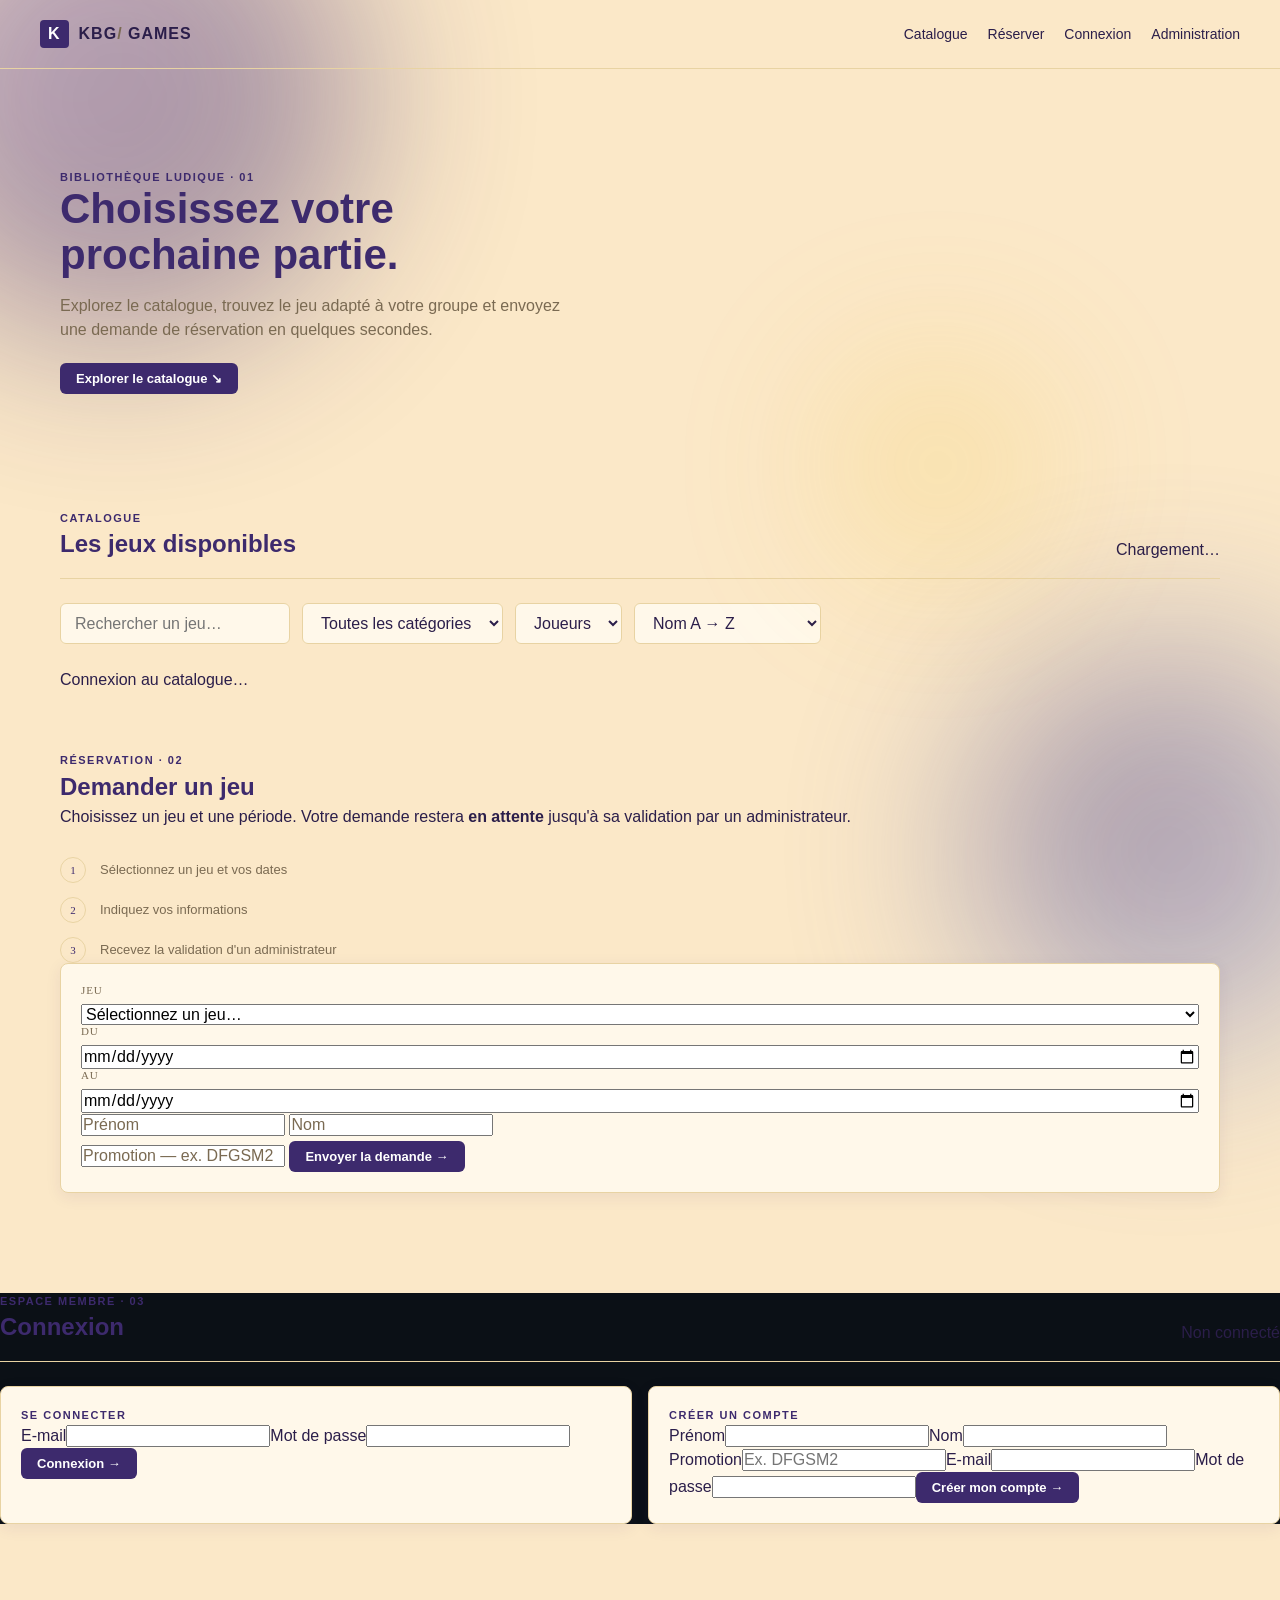
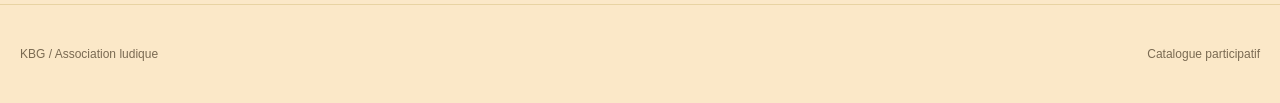
<file: index (4).html>
<!doctype html>
<html lang="fr">
<head>
  <meta charset="utf-8">
  <meta name="viewport" content="width=device-width,initial-scale=1">
  <title>KBG — Catalogue de jeux</title>
  <link rel="stylesheet" href="styles.css">
<style>
.hidden{display:none!important}.auth-grid{display:grid;grid-template-columns:1fr 1fr;gap:16px}.account-section{background:#0b1016}.modal{position:fixed;inset:0;background:#000b;backdrop-filter:blur(10px);z-index:20;padding:5vh 5vw;overflow:auto}.modal-card{max-width:900px;margin:auto;background:#0b1016;border:1px solid var(--line);padding:28px;position:relative}.modal-close{position:absolute;right:16px;top:12px;background:none;border:0;color:var(--muted);font-size:30px;cursor:pointer}.game-detail{display:grid;grid-template-columns:1fr 1.2fr;gap:25px}.game-detail img{width:100%;height:300px;object-fit:cover;border:1px solid var(--line)}.comments{margin-top:25px;border-top:1px solid var(--line);padding-top:20px}.comment{border-bottom:1px solid var(--line);padding:15px 0}.stars{color:var(--accent);letter-spacing:2px}.comment small{color:var(--muted)}.comment-form{display:grid;gap:12px;margin-top:18px}.comment-form textarea{background:var(--panel);border:1px solid var(--line);color:var(--text);padding:12px;min-height:100px;font:13px Manrope}.rating{display:flex;gap:5px;flex-direction:row-reverse;justify-content:flex-end}.rating input{display:none}.rating label{cursor:pointer;font-size:22px;color:var(--muted)}.rating input:checked~label,.rating label:hover,.rating label:hover~label{color:var(--accent)}
.reservation-steps{list-style:none;padding:0;margin:28px 0 0;display:grid;gap:14px;max-width:420px}
.reservation-steps li{display:flex;align-items:center;gap:14px;font-size:13px;color:var(--muted)}
.reservation-steps li span{flex:none;width:26px;height:26px;border:1px solid var(--line);border-radius:50%;display:grid;place-items:center;font:11px 'DM Mono';color:var(--accent)}
.reservation-panel{gap:20px}
.reservation-panel .field-group{display:grid;gap:8px}
.reservation-panel .field-label{font:11px 'DM Mono';letter-spacing:.08em;text-transform:uppercase;color:var(--muted)}
.reservation-panel input,.reservation-panel select{transition:border-color .2s ease,box-shadow .2s ease,transform .12s ease}
.reservation-panel input::placeholder{color:var(--muted);opacity:1}
.reservation-panel input:focus,.reservation-panel select:focus{transform:translateY(-1px)}
.reservation-panel button.primary{margin-top:4px}
@media(max-width:800px){.reservation-steps{max-width:none}}
@media(max-width:800px){.auth-grid,.game-detail{grid-template-columns:1fr}.game-detail img{height:230px}}
</style></head>
<body>
  <header class="topbar">
    <a class="brand" href="index.html"><span class="brand-mark">K</span><span>KBG<span class="muted">/</span> GAMES</span></a>
    <nav>
      <a href="#catalogue">Catalogue</a>
      <a href="#reservation">Réserver</a>
      <a href="#account" id="accountLink">Connexion</a><a href="admin.html">Administration</a>
    </nav>
  </header>

  <main>
    <section class="hero">
      <div>
        <p class="eyebrow">BIBLIOTHÈQUE LUDIQUE · 01</p>
        <h1>Choisissez votre<br><span>prochaine partie.</span></h1>
        <p class="hero-copy">Explorez le catalogue, trouvez le jeu adapté à votre groupe et envoyez une demande de réservation en quelques secondes.</p>
        <a class="button primary" href="#catalogue">Explorer le catalogue ↘</a>
      </div>
      <div class="orb" aria-hidden="true"><div></div></div>
    </section>

    <section id="catalogue" class="section">
      <div class="section-head">
        <div><p class="eyebrow">CATALOGUE</p><h2>Les jeux disponibles</h2></div>
        <span id="count" class="counter">Chargement…</span>
      </div>

      <div class="toolbar">
        <input id="search" type="search" placeholder="Rechercher un jeu…" autocomplete="off">
        <select id="category"><option value="">Toutes les catégories</option></select>
        <select id="players"><option value="">Joueurs</option><option value="2">2+</option><option value="4">4+</option><option value="6">6+</option><option value="8">8+</option></select>
        <select id="sort"><option value="name">Nom A → Z</option><option value="duration">Durée croissante</option><option value="players">Nombre de joueurs</option><option value="newest">Nouveautés</option></select>
      </div>

      <div id="games" class="grid"><div class="loading">Connexion au catalogue…</div></div>
    </section>

    <section id="reservation" class="section reservation">
      <div class="reservation-copy">
        <p class="eyebrow">RÉSERVATION · 02</p>
        <h2>Demander un jeu</h2>
        <p>Choisissez un jeu et une période. Votre demande restera <strong>en attente</strong> jusqu'à sa validation par un administrateur.</p>
        <ol class="reservation-steps">
          <li><span>1</span>Sélectionnez un jeu et vos dates</li>
          <li><span>2</span>Indiquez vos informations</li>
          <li><span>3</span>Recevez la validation d'un administrateur</li>
        </ol>
      </div>
      <div id="reservationLoginNotice" class="reservation-login-notice hidden"><p class="eyebrow">CONNEXION REQUISE</p><p>Vous devez créer un compte et être connecté pour envoyer une demande de réservation.</p><a class="button primary" href="#account">Créer un compte / Se connecter →</a></div>
      <form id="reservationForm" class="panel reservation-panel">
        <div class="field-group">
          <label class="field-label" for="game">Jeu</label>
          <select id="game" name="game_id" required><option value="">Sélectionnez un jeu…</option></select>
        </div>
        <div class="two">
          <div class="field-group">
            <label class="field-label" for="dateStart">Du</label>
            <input id="dateStart" name="date_start" type="date" required>
          </div>
          <div class="field-group">
            <label class="field-label" for="dateEnd">Au</label>
            <input id="dateEnd" name="date_end" type="date" required>
          </div>
        </div>
        <div class="two">
          <input name="first_name" maxlength="80" required placeholder="Prénom" aria-label="Prénom">
          <input name="last_name" maxlength="80" required placeholder="Nom" aria-label="Nom">
        </div>
        <input name="promotion" maxlength="120" required placeholder="Promotion — ex. DFGSM2" aria-label="Promotion">
        <button class="button primary" type="submit">Envoyer la demande →</button>
        <p id="formMessage" class="form-message"></p>
      </form>
    </section>
  </main>

  <section id="account" class="section account-section">
    <div class="section-head"><div><p class="eyebrow">ESPACE MEMBRE · 03</p><h2 id="accountTitle">Connexion</h2></div><span id="accountStatus" class="counter">Non connecté</span></div>
    <div id="authBox" class="auth-grid">
      <form id="loginForm" class="panel">
        <p class="eyebrow">SE CONNECTER</p><label>E-mail<input id="loginEmail" type="email" required></label><label>Mot de passe<input id="loginPassword" type="password" required></label><button class="button primary" type="submit">Connexion →</button><p id="loginMsg" class="form-message"></p>
      </form>
      <form id="signupForm" class="panel">
        <p class="eyebrow">CRÉER UN COMPTE</p><div class="two"><label>Prénom<input id="signupFirst" required maxlength="80"></label><label>Nom<input id="signupLast" required maxlength="80"></label></div><label>Promotion<input id="signupPromo" required maxlength="120" placeholder="Ex. DFGSM2"></label><label>E-mail<input id="signupEmail" type="email" required></label><label>Mot de passe<input id="signupPassword" type="password" minlength="6" required></label><button class="button primary" type="submit">Créer mon compte →</button><p id="signupMsg" class="form-message"></p>
      </form>
    </div>
    <div id="profileBox" class="panel hidden"><div><p class="eyebrow">MEMBRE</p><h3 id="profileName"></h3><p id="profilePromo" class="publisher"></p></div><button id="logoutBtn" class="button">Se déconnecter</button></div>
  </section>

  <div id="gameModal" class="modal hidden" aria-hidden="true"><div class="modal-card"><button id="closeModal" class="modal-close">×</button><div id="modalContent"></div></div></div>

  <footer><span>KBG / Association ludique</span><span>Catalogue participatif</span></footer>

  <script type="module">
    import { createClient } from 'https://esm.sh/@supabase/supabase-js@2';
    const SUPABASE_URL = 'https://qqelmmygalllmxinaxrf.supabase.co';
    const SUPABASE_KEY = 'sb_publishable_fqFvZNetzIdAfX860bmjBQ_GzJfeVK3';
    const supabase = createClient(SUPABASE_URL, SUPABASE_KEY);

    let allGames = [];
    let ratingsMap = {}; // game_id -> { avg, count }

    const $ = id => document.getElementById(id);
    const esc = s => String(s ?? '').replace(/[&<>"']/g, c => ({'&':'&amp;','<':'&lt;','>':'&gt;','"':'&quot;',"'":'&#039;'}[c]));
    const stars = n => '★★★★★'.slice(0, n) + '☆☆☆☆☆'.slice(0, 5 - n);

    async function loadRatings() {
      const { data, error } = await supabase.from('comments').select('game_id, rating');
      if (error) { ratingsMap = {}; return; }
      const grouped = {};
      (data || []).forEach(c => { (grouped[c.game_id] ||= []).push(c.rating); });
      ratingsMap = {};
      Object.entries(grouped).forEach(([id, arr]) => {
        ratingsMap[id] = { avg: arr.reduce((a, b) => a + b, 0) / arr.length, count: arr.length };
      });
    }

    async function loadGames() {
      const { data, error } = await supabase.from('games').select('*').eq('is_active', true).order('name');
      if (error) { document.querySelector('#games').innerHTML = `<div class="empty">Impossible de charger le catalogue.</div>`; return; }
      allGames = data || [];
      await loadRatings();
      const cats = [...new Set(allGames.map(g => g.category).filter(Boolean))].sort();
      document.querySelector('#category').innerHTML = '<option value="">Toutes les catégories</option>' + cats.map(c => `<option>${esc(c)}</option>`).join('');
      document.querySelector('#game').innerHTML = '<option value="">Sélectionnez un jeu…</option>' + allGames.map(g => `<option value="${esc(g.id)}">${esc(g.name)}</option>`).join('');
      render();
    }

    function render() {
      const q = document.querySelector('#search').value.toLowerCase().trim();
      const cat = document.querySelector('#category').value;
      const minPlayers = Number(document.querySelector('#players').value || 0);
      const sort = document.querySelector('#sort').value;
      let games = allGames.filter(g => (!q || `${g.name} ${g.publisher} ${g.description}`.toLowerCase().includes(q)) && (!cat || g.category === cat) && (!minPlayers || (g.players_max || 0) >= minPlayers));
      games.sort((a,b) => sort === 'duration' ? (a.duration||999)-(b.duration||999) : sort === 'players' ? (a.players_min||0)-(b.players_min||0) : sort === 'newest' ? (b.created_at||0)-(a.created_at||0) : a.name.localeCompare(b.name, 'fr'));
      document.querySelector('#count').textContent = `${games.length} jeu${games.length > 1 ? 'x' : ''}`;
      document.querySelector('#games').innerHTML = games.length ? games.map(g => {
        const rt = ratingsMap[g.id];
        const ratingLine = rt
          ? `<div class="stars" title="${rt.avg.toFixed(1)}/5 · ${rt.count} avis">${stars(Math.round(rt.avg))} <span class="publisher" style="letter-spacing:normal">${rt.avg.toFixed(1)} (${rt.count})</span></div>`
          : `<div class="publisher">Pas encore d'avis</div>`;
        return `
        <article class="card">
          <div class="cover" data-view="${esc(g.id)}" style="cursor:pointer">${g.cover_image ? `<img src="${esc(g.cover_image)}" alt="">` : '<span>✦</span>'}</div>
          <div class="card-body"><p class="tag">${esc(g.category || 'Jeu')}</p><h3 data-view="${esc(g.id)}" style="cursor:pointer">${esc(g.name)}</h3><p class="publisher">${esc(g.publisher)}</p>
          ${ratingLine}
          <div class="meta"><span>♙ ${g.players_min || '?'}–${g.players_max || '?'} joueurs</span><span>◷ ${g.duration || '?'} min</span></div>
          <p class="desc">${esc(g.description || 'Aucune description.')}</p>
          <div style="display:flex;gap:16px;flex-wrap:wrap;margin-top:4px">
            <button class="text-button" data-view="${esc(g.id)}">Voir la fiche & avis →</button>
            <button class="text-button" data-reserve="${esc(g.id)}">Réserver ce jeu →</button>
          </div></div>
        </article>`;
      }).join('') : '<div class="empty">Aucun jeu ne correspond à ces critères.</div>';
      document.querySelectorAll('[data-reserve]').forEach(b => b.onclick = () => { document.querySelector('#game').value = b.dataset.reserve; document.querySelector('#reservation').scrollIntoView({behavior:'smooth'}); });
      document.querySelectorAll('[data-view]').forEach(b => b.onclick = () => openGame(b.dataset.view));
    }

    ['search','category','players','sort'].forEach(id => document.querySelector('#'+id).addEventListener('input', render));
    document.querySelector('#reservationForm').addEventListener('submit', async e => {
      e.preventDefault();
      const {data:{user}} = await supabase.auth.getUser();
      const f = new FormData(e.currentTarget), msg = document.querySelector('#formMessage');
      if (!user) { msg.textContent = 'Connectez-vous dans votre espace membre avant de réserver.'; document.querySelector('#account').scrollIntoView({behavior:'smooth'}); return; }
      if (f.get('date_end') < f.get('date_start')) { msg.textContent = 'La date de fin doit être postérieure ou égale à la date de début.'; return; }
      msg.textContent = 'Envoi…';
      const { error } = await supabase.from('reservations').insert({ id: crypto.randomUUID(), game_id: f.get('game_id'), first_name: f.get('first_name'), last_name: f.get('last_name'), promotion: f.get('promotion').trim(), date_start: f.get('date_start'), date_end: f.get('date_end'), status: 'pending', user_id: user.id });
      if (error) { msg.textContent = 'La demande n’a pas pu être envoyée. Réessayez.'; return; }
      e.currentTarget.reset(); msg.textContent = '✓ Demande envoyée. Elle sera examinée par un administrateur.';
    });
    const today = new Date().toISOString().slice(0,10);
    document.querySelector('#dateStart').min = today;
    document.querySelector('#dateEnd').min = today;
    document.querySelector('#dateStart').addEventListener('change', e => {
      document.querySelector('#dateEnd').min = e.target.value || today;
      if (document.querySelector('#dateEnd').value && document.querySelector('#dateEnd').value < e.target.value)
        document.querySelector('#dateEnd').value = e.target.value;
    });
    let currentUser = null;
    let currentProfile = null;
    async function loadProfile(user) {
      currentUser=user;
      if(!user){
        currentProfile=null;
        $('authBox').classList.remove('hidden'); $('profileBox').classList.add('hidden'); $('accountStatus').textContent='Non connecté'; $('accountLink').textContent='Connexion';
        $('reservationLoginNotice').classList.remove('hidden');
        $('reservationForm').classList.add('reservation-locked');
        $('reservationForm').querySelectorAll('input,select,button').forEach(el=>el.disabled=true);
        return;
      }
      const {data:p}=await supabase.from('profiles').select('*').eq('user_id',user.id).maybeSingle();
      currentProfile=p||null;
      $('authBox').classList.add('hidden'); $('profileBox').classList.remove('hidden'); $('accountStatus').textContent='Connecté'; $('accountLink').textContent='Mon espace';
      $('profileName').textContent=`${p?.first_name||''} ${p?.last_name||''}`.trim()||user.email;
      $('profilePromo').textContent=p?.promotion||'';
      $('reservationLoginNotice').classList.add('hidden');
      $('reservationForm').classList.remove('reservation-locked');
      $('reservationForm').querySelectorAll('input,select,button').forEach(el=>el.disabled=false);
      $('reservationForm').querySelector('[name=first_name]').placeholder=p?.first_name||'Prénom';
      $('reservationForm').querySelector('[name=last_name]').placeholder=p?.last_name||'Nom';
      $('reservationForm').querySelector('[name=promotion]').placeholder=p?.promotion||'Promotion — ex. DFGSM2';
    }
    $('loginForm').addEventListener('submit',async e=>{e.preventDefault();$('loginMsg').textContent='Connexion…';const {data,error}=await supabase.auth.signInWithPassword({email:$('loginEmail').value,password:$('loginPassword').value});$('loginMsg').textContent=error?'E-mail ou mot de passe incorrect.':'✓ Connexion réussie.';if(data.user)loadProfile(data.user);});
    $('signupForm').addEventListener('submit',async e=>{e.preventDefault();$('signupMsg').textContent='Création…';const {data,error}=await supabase.auth.signUp({email:$('signupEmail').value,password:$('signupPassword').value,options:{data:{first_name:$('signupFirst').value.trim(),last_name:$('signupLast').value.trim(),promotion:$('signupPromo').value.trim()}}});if(error){$('signupMsg').textContent=error.message;return;} $('signupMsg').textContent=data.session?'✓ Compte créé.':'✓ Compte créé. Vérifiez votre e-mail pour confirmer votre adresse.';if(data.user&&data.session)loadProfile(data.user);});
    $('logoutBtn').onclick=async()=>{await supabase.auth.signOut();loadProfile(null);};
    supabase.auth.onAuthStateChange((_e,session)=>loadProfile(session?.user||null));

    async function openGame(id){
      const g=allGames.find(x=>x.id===id); if(!g)return;
      const {data:comments}=await supabase.from('comments').select('id,rating,body,created_at,user_id,profiles(first_name,last_name,promotion)').eq('game_id',id).order('created_at',{ascending:false});
      const avg=comments?.length?(comments.reduce((a,c)=>a+c.rating,0)/comments.length).toFixed(1):'—';
      $('modalContent').innerHTML=`<div class="game-detail"><div>${g.cover_image?`<img src="${esc(g.cover_image)}" alt="">`:'<div class="cover" style="height:300px"><span>✦</span></div>'}</div><div><p class="eyebrow">${esc(g.category)}</p><h2>${esc(g.name)}</h2><p class="publisher">${esc(g.publisher)}</p><div class="meta"><span>♙ ${g.players_min||'?'}–${g.players_max||'?'} joueurs</span><span>◷ ${g.duration||'?'} min</span></div><p class="desc">${esc(g.description||'Aucune description.')}</p><p><strong>${avg}</strong> / 5 · ${comments?.length||0} avis</p></div></div><div class="comments"><p class="eyebrow">AVIS DE LA COMMUNAUTÉ</p>${comments?.length?comments.map(c=>`<article class="comment"><div class="stars">${stars(c.rating)}</div><strong>${esc(c.profiles?.first_name||'Membre')} ${esc(c.profiles?.last_name||'')}</strong> <small>· ${esc(c.profiles?.promotion||'')}</small><p>${esc(c.body)}</p><small>${new Date(c.created_at).toLocaleDateString('fr-FR')}</small>${currentUser&&c.user_id===currentUser.id?` <button class="text-button" data-del-comment="${esc(c.id)}">Supprimer</button>`:''}</article>`).join(''):'<p class="notice">Aucun avis pour le moment. Soyez le premier !</p>'}${currentUser?`<form id="commentForm" class="comment-form"><div id="commentStep1"><div class="rating"><input id="r5" name="rating" value="5" type="radio" required><label for="r5">★</label><input id="r4" name="rating" value="4" type="radio"><label for="r4">★</label><input id="r3" name="rating" value="3" type="radio"><label for="r3">★</label><input id="r2" name="rating" value="2" type="radio"><label for="r2">★</label><input id="r1" name="rating" value="1" type="radio"><label for="r1">★</label></div><textarea name="body" maxlength="2000" required placeholder="Votre avis sur ce jeu…"></textarea><button type="button" id="commentNext" class="button primary">Publier l'avis →</button></div><div id="commentStep2" class="hidden"><p class="eyebrow">CONFIRMEZ VOS INFORMATIONS</p><div class="two"><input id="commentFirst" maxlength="80" required placeholder="Prénom" value="${esc(currentProfile?.first_name||'')}"><input id="commentLast" maxlength="80" required placeholder="Nom" value="${esc(currentProfile?.last_name||'')}"></div><input id="commentPromo" maxlength="120" required placeholder="Promotion — ex. DFGSM2" value="${esc(currentProfile?.promotion||'')}" style="margin-top:12px;width:100%"><div style="display:flex;gap:12px;margin-top:14px"><button type="button" id="commentBack" class="button">← Retour</button><button type="submit" class="button primary">Confirmer et publier →</button></div></div><p id="commentMsg" class="form-message"></p></form>`:'<p class="notice">Connectez-vous pour publier un avis.</p>'}</div>`;
      $('gameModal').classList.remove('hidden'); $('gameModal').setAttribute('aria-hidden','false');
      $('commentNext')?.addEventListener('click',()=>{
        const form=$('commentForm');
        const ratingChecked=form.querySelector('input[name=rating]:checked');
        const body=form.querySelector('[name=body]').value.trim();
        if(!ratingChecked){$('commentMsg').textContent='Sélectionnez une note.';return;}
        if(!body){$('commentMsg').textContent='Écrivez votre avis.';return;}
        $('commentMsg').textContent='';
        $('commentStep1').classList.add('hidden');
        $('commentStep2').classList.remove('hidden');
      });
      $('commentBack')?.addEventListener('click',()=>{
        $('commentStep2').classList.add('hidden');
        $('commentStep1').classList.remove('hidden');
      });
      $('commentForm')?.addEventListener('submit',async e=>{
        e.preventDefault();
        const form=e.currentTarget;
        const rating=Number(form.querySelector('input[name=rating]:checked')?.value);
        const body=form.querySelector('[name=body]').value.trim();
        const first_name=$('commentFirst').value.trim();
        const last_name=$('commentLast').value.trim();
        const promotion=$('commentPromo').value.trim();
        if(!first_name||!last_name||!promotion){$('commentMsg').textContent='Merci de renseigner vos informations.';return;}
        $('commentMsg').textContent='Publication…';
        const {error:profileError}=await supabase.from('profiles').upsert({user_id:currentUser.id,first_name,last_name,promotion},{onConflict:'user_id'});
        if(profileError){$('commentMsg').textContent=profileError.message;return;}
        const {error}=await supabase.from('comments').insert({game_id:id,user_id:currentUser.id,rating,body});
        if(error){$('commentMsg').textContent=error.message;return;}
        currentProfile={...currentProfile,first_name,last_name,promotion};
        await loadRatings();render();openGame(id);
      });
      document.querySelectorAll('[data-del-comment]').forEach(b=>b.onclick=async()=>{if(confirm('Supprimer cet avis ?')){await supabase.from('comments').delete().eq('id',b.dataset.delComment);await loadRatings();render();openGame(id);}});
    }
    $('closeModal').onclick=()=>{$('gameModal').classList.add('hidden');$('gameModal').setAttribute('aria-hidden','true')};
    $('gameModal').addEventListener('click',e=>{if(e.target.id==='gameModal')$('closeModal').click()});
    loadProfile(null);
    loadGames();
  </script>
</body>
</html>
</file>
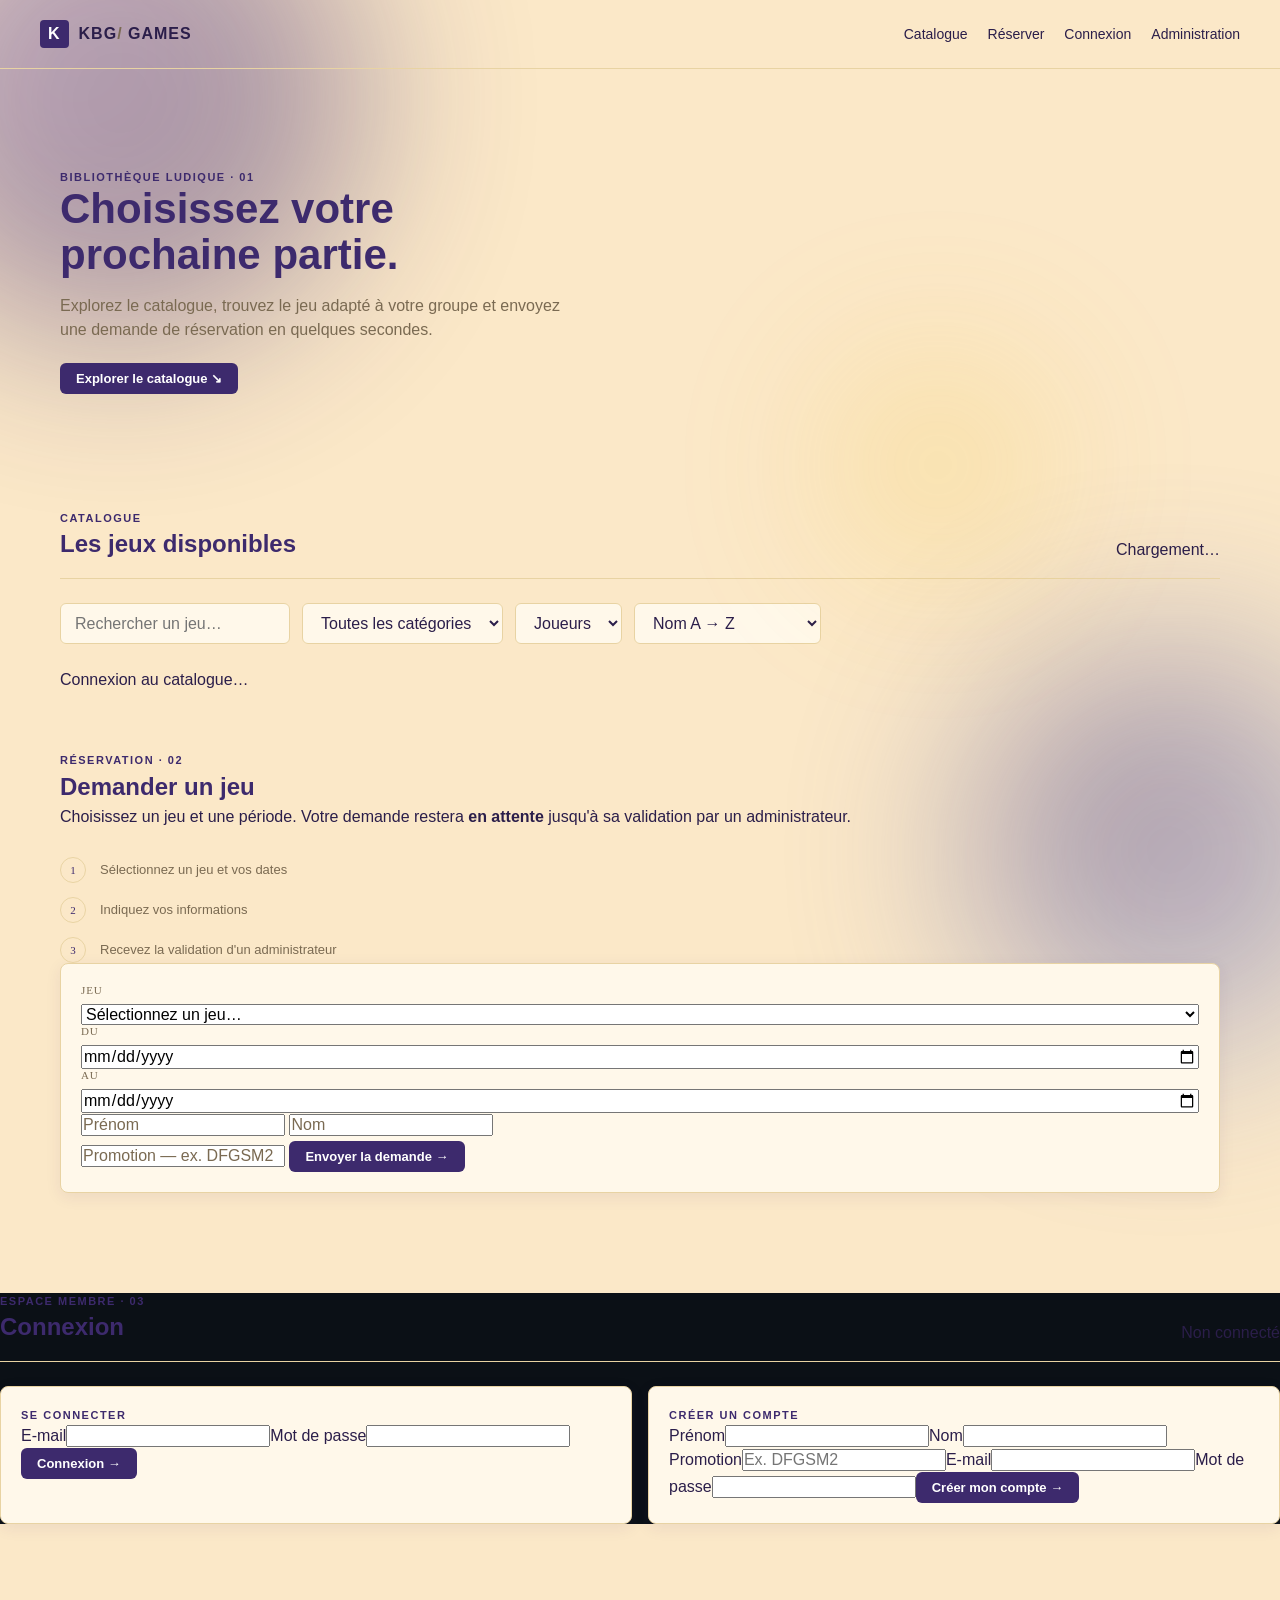
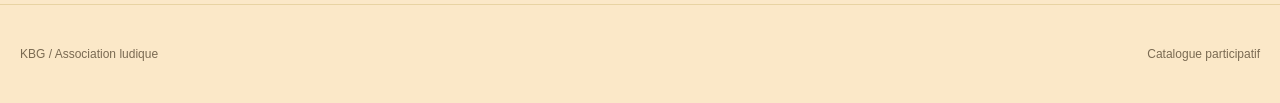
<file: index (5).html>
<!doctype html>
<html lang="fr">
<head>
  <meta charset="utf-8">
  <meta name="viewport" content="width=device-width,initial-scale=1">
  <title>KBG — Catalogue de jeux</title>
  <link rel="stylesheet" href="styles.css">
<style>
.hidden{display:none!important}.auth-grid{display:grid;grid-template-columns:1fr 1fr;gap:16px}.account-section{background:#0b1016}.modal{position:fixed;inset:0;background:#000b;backdrop-filter:blur(10px);z-index:20;padding:5vh 5vw;overflow:auto}.modal-card{max-width:900px;margin:auto;background:#0b1016;border:1px solid var(--line);padding:28px;position:relative}.modal-close{position:absolute;right:16px;top:12px;background:none;border:0;color:var(--muted);font-size:30px;cursor:pointer}.game-detail{display:grid;grid-template-columns:1fr 1.2fr;gap:25px}.game-detail img{width:100%;height:300px;object-fit:cover;border:1px solid var(--line)}.comments{margin-top:25px;border-top:1px solid var(--line);padding-top:20px}.comment{border-bottom:1px solid var(--line);padding:15px 0}.stars{color:var(--accent);letter-spacing:2px}.comment small{color:var(--muted)}.comment-form{display:grid;gap:12px;margin-top:18px}.comment-form textarea{background:var(--panel);border:1px solid var(--line);color:var(--text);padding:12px;min-height:100px;font:13px Manrope}.rating{display:flex;gap:5px;flex-direction:row-reverse;justify-content:flex-end}.rating input{display:none}.rating label{cursor:pointer;font-size:22px;color:var(--muted)}.rating input:checked~label,.rating label:hover,.rating label:hover~label{color:var(--accent)}
.reservation-steps{list-style:none;padding:0;margin:28px 0 0;display:grid;gap:14px;max-width:420px}
.reservation-steps li{display:flex;align-items:center;gap:14px;font-size:13px;color:var(--muted)}
.reservation-steps li span{flex:none;width:26px;height:26px;border:1px solid var(--line);border-radius:50%;display:grid;place-items:center;font:11px 'DM Mono';color:var(--accent)}
.reservation-panel{gap:20px}
.reservation-panel .field-group{display:grid;gap:8px}
.reservation-panel .field-label{font:11px 'DM Mono';letter-spacing:.08em;text-transform:uppercase;color:var(--muted)}
.reservation-panel input,.reservation-panel select{transition:border-color .2s ease,box-shadow .2s ease,transform .12s ease}
.reservation-panel input::placeholder{color:var(--muted);opacity:1}
.reservation-panel input:focus,.reservation-panel select:focus{transform:translateY(-1px)}
.reservation-panel button.primary{margin-top:4px}
@media(max-width:800px){.reservation-steps{max-width:none}}
@media(max-width:800px){.auth-grid,.game-detail{grid-template-columns:1fr}.game-detail img{height:230px}}
</style></head>
<body>
  <header class="topbar">
    <a class="brand" href="index.html"><span class="brand-mark">K</span><span>KBG<span class="muted">/</span> GAMES</span></a>
    <nav>
      <a href="#catalogue">Catalogue</a>
      <a href="#reservation">Réserver</a>
      <a href="#account" id="accountLink">Connexion</a><a href="admin.html">Administration</a>
    </nav>
  </header>

  <main>
    <section class="hero">
      <div>
        <p class="eyebrow">BIBLIOTHÈQUE LUDIQUE · 01</p>
        <h1>Choisissez votre<br><span>prochaine partie.</span></h1>
        <p class="hero-copy">Explorez le catalogue, trouvez le jeu adapté à votre groupe et envoyez une demande de réservation en quelques secondes.</p>
        <a class="button primary" href="#catalogue">Explorer le catalogue ↘</a>
      </div>
      <div class="orb" aria-hidden="true"><div></div></div>
    </section>

    <section id="catalogue" class="section">
      <div class="section-head">
        <div><p class="eyebrow">CATALOGUE</p><h2>Les jeux disponibles</h2></div>
        <span id="count" class="counter">Chargement…</span>
      </div>

      <div class="toolbar">
        <input id="search" type="search" placeholder="Rechercher un jeu…" autocomplete="off">
        <select id="category"><option value="">Toutes les catégories</option></select>
        <select id="players"><option value="">Joueurs</option><option value="2">2+</option><option value="4">4+</option><option value="6">6+</option><option value="8">8+</option></select>
        <select id="sort"><option value="name">Nom A → Z</option><option value="duration">Durée croissante</option><option value="players">Nombre de joueurs</option><option value="newest">Nouveautés</option></select>
      </div>

      <div id="games" class="grid"><div class="loading">Connexion au catalogue…</div></div>
    </section>

    <section id="reservation" class="section reservation">
      <div class="reservation-copy">
        <p class="eyebrow">RÉSERVATION · 02</p>
        <h2>Demander un jeu</h2>
        <p>Choisissez un jeu et une période. Votre demande restera <strong>en attente</strong> jusqu'à sa validation par un administrateur.</p>
        <ol class="reservation-steps">
          <li><span>1</span>Sélectionnez un jeu et vos dates</li>
          <li><span>2</span>Indiquez vos informations</li>
          <li><span>3</span>Recevez la validation d'un administrateur</li>
        </ol>
      </div>
      <div id="reservationLoginNotice" class="reservation-login-notice hidden"><p class="eyebrow">CONNEXION REQUISE</p><p>Vous devez créer un compte et être connecté pour envoyer une demande de réservation.</p><a class="button primary" href="#account">Créer un compte / Se connecter →</a></div>
      <form id="reservationForm" class="panel reservation-panel">
        <div class="field-group">
          <label class="field-label" for="game">Jeu</label>
          <select id="game" name="game_id" required><option value="">Sélectionnez un jeu…</option></select>
        </div>
        <div class="two">
          <div class="field-group">
            <label class="field-label" for="dateStart">Du</label>
            <input id="dateStart" name="date_start" type="date" required>
          </div>
          <div class="field-group">
            <label class="field-label" for="dateEnd">Au</label>
            <input id="dateEnd" name="date_end" type="date" required>
          </div>
        </div>
        <div class="two">
          <input name="first_name" maxlength="80" required placeholder="Prénom" aria-label="Prénom">
          <input name="last_name" maxlength="80" required placeholder="Nom" aria-label="Nom">
        </div>
        <input name="promotion" maxlength="120" required placeholder="Promotion — ex. DFGSM2" aria-label="Promotion">
        <button class="button primary" type="submit">Envoyer la demande →</button>
        <p id="formMessage" class="form-message"></p>
      </form>
    </section>
  </main>

  <section id="account" class="section account-section">
    <div class="section-head"><div><p class="eyebrow">ESPACE MEMBRE · 03</p><h2 id="accountTitle">Connexion</h2></div><span id="accountStatus" class="counter">Non connecté</span></div>
    <div id="authBox" class="auth-grid">
      <form id="loginForm" class="panel">
        <p class="eyebrow">SE CONNECTER</p><label>E-mail<input id="loginEmail" type="email" required></label><label>Mot de passe<input id="loginPassword" type="password" required></label><button class="button primary" type="submit">Connexion →</button><p id="loginMsg" class="form-message"></p>
      </form>
      <form id="signupForm" class="panel">
        <p class="eyebrow">CRÉER UN COMPTE</p><div class="two"><label>Prénom<input id="signupFirst" required maxlength="80"></label><label>Nom<input id="signupLast" required maxlength="80"></label></div><label>Promotion<input id="signupPromo" required maxlength="120" placeholder="Ex. DFGSM2"></label><label>E-mail<input id="signupEmail" type="email" required></label><label>Mot de passe<input id="signupPassword" type="password" minlength="6" required></label><button class="button primary" type="submit">Créer mon compte →</button><p id="signupMsg" class="form-message"></p>
      </form>
    </div>
    <div id="profileBox" class="panel hidden"><div><p class="eyebrow">MEMBRE</p><h3 id="profileName"></h3><p id="profilePromo" class="publisher"></p></div><button id="logoutBtn" class="button">Se déconnecter</button></div>
  </section>

  <div id="gameModal" class="modal hidden" aria-hidden="true"><div class="modal-card"><button id="closeModal" class="modal-close">×</button><div id="modalContent"></div></div></div>

  <footer><span>KBG / Association ludique</span><span>Catalogue participatif</span></footer>

  <script type="module">
    import { createClient } from 'https://esm.sh/@supabase/supabase-js@2';
    const SUPABASE_URL = 'https://qqelmmygalllmxinaxrf.supabase.co';
    const SUPABASE_KEY = 'sb_publishable_fqFvZNetzIdAfX860bmjBQ_GzJfeVK3';
    const supabase = createClient(SUPABASE_URL, SUPABASE_KEY);

    let allGames = [];
    let ratingsMap = {}; // game_id -> { avg, count }

    const $ = id => document.getElementById(id);
    const esc = s => String(s ?? '').replace(/[&<>"']/g, c => ({'&':'&amp;','<':'&lt;','>':'&gt;','"':'&quot;',"'":'&#039;'}[c]));
    const stars = n => '★★★★★'.slice(0, n) + '☆☆☆☆☆'.slice(0, 5 - n);

    async function loadRatings() {
      const { data, error } = await supabase.from('comments').select('game_id, rating');
      if (error) { ratingsMap = {}; return; }
      const grouped = {};
      (data || []).forEach(c => { (grouped[c.game_id] ||= []).push(c.rating); });
      ratingsMap = {};
      Object.entries(grouped).forEach(([id, arr]) => {
        ratingsMap[id] = { avg: arr.reduce((a, b) => a + b, 0) / arr.length, count: arr.length };
      });
    }

    async function loadGames() {
      const { data, error } = await supabase.from('games').select('*').eq('is_active', true).order('name');
      if (error) { document.querySelector('#games').innerHTML = `<div class="empty">Impossible de charger le catalogue.</div>`; return; }
      allGames = data || [];
      await loadRatings();
      const cats = [...new Set(allGames.map(g => g.category).filter(Boolean))].sort();
      document.querySelector('#category').innerHTML = '<option value="">Toutes les catégories</option>' + cats.map(c => `<option>${esc(c)}</option>`).join('');
      document.querySelector('#game').innerHTML = '<option value="">Sélectionnez un jeu…</option>' + allGames.map(g => `<option value="${esc(g.id)}">${esc(g.name)}</option>`).join('');
      render();
    }

    function render() {
      const q = document.querySelector('#search').value.toLowerCase().trim();
      const cat = document.querySelector('#category').value;
      const minPlayers = Number(document.querySelector('#players').value || 0);
      const sort = document.querySelector('#sort').value;
      let games = allGames.filter(g => (!q || `${g.name} ${g.publisher} ${g.description}`.toLowerCase().includes(q)) && (!cat || g.category === cat) && (!minPlayers || (g.players_max || 0) >= minPlayers));
      games.sort((a,b) => sort === 'duration' ? (a.duration||999)-(b.duration||999) : sort === 'players' ? (a.players_min||0)-(b.players_min||0) : sort === 'newest' ? (b.created_at||0)-(a.created_at||0) : a.name.localeCompare(b.name, 'fr'));
      document.querySelector('#count').textContent = `${games.length} jeu${games.length > 1 ? 'x' : ''}`;
      document.querySelector('#games').innerHTML = games.length ? games.map(g => {
        const rt = ratingsMap[g.id];
        const ratingLine = rt
          ? `<div class="stars" title="${rt.avg.toFixed(1)}/5 · ${rt.count} avis">${stars(Math.round(rt.avg))} <span class="publisher" style="letter-spacing:normal">${rt.avg.toFixed(1)} (${rt.count})</span></div>`
          : `<div class="publisher">Pas encore d'avis</div>`;
        return `
        <article class="card">
          <div class="cover" data-view="${esc(g.id)}" style="cursor:pointer">${g.cover_image ? `<img src="${esc(g.cover_image)}" alt="">` : '<span>✦</span>'}</div>
          <div class="card-body"><p class="tag">${esc(g.category || 'Jeu')}</p><h3 data-view="${esc(g.id)}" style="cursor:pointer">${esc(g.name)}</h3><p class="publisher">${esc(g.publisher)}</p>
          ${ratingLine}
          <div class="meta"><span>♙ ${g.players_min || '?'}–${g.players_max || '?'} joueurs</span><span>◷ ${g.duration || '?'} min</span></div>
          <p class="desc">${esc(g.description || 'Aucune description.')}</p>
          <div style="display:flex;gap:16px;flex-wrap:wrap;margin-top:4px">
            <button class="text-button" data-view="${esc(g.id)}">Voir la fiche & avis →</button>
            <button class="text-button" data-reserve="${esc(g.id)}">Réserver ce jeu →</button>
          </div></div>
        </article>`;
      }).join('') : '<div class="empty">Aucun jeu ne correspond à ces critères.</div>';
      document.querySelectorAll('[data-reserve]').forEach(b => b.onclick = () => { document.querySelector('#game').value = b.dataset.reserve; document.querySelector('#reservation').scrollIntoView({behavior:'smooth'}); });
      document.querySelectorAll('[data-view]').forEach(b => b.onclick = () => openGame(b.dataset.view));
    }

    ['search','category','players','sort'].forEach(id => document.querySelector('#'+id).addEventListener('input', render));
    document.querySelector('#reservationForm').addEventListener('submit', async e => {
      e.preventDefault();
      const {data:{user}} = await supabase.auth.getUser();
      const f = new FormData(e.currentTarget), msg = document.querySelector('#formMessage');
      if (!user) { msg.textContent = 'Connectez-vous dans votre espace membre avant de réserver.'; document.querySelector('#account').scrollIntoView({behavior:'smooth'}); return; }
      if (f.get('date_end') < f.get('date_start')) { msg.textContent = 'La date de fin doit être postérieure ou égale à la date de début.'; return; }
      msg.textContent = 'Envoi…';
      const { error } = await supabase.from('reservations').insert({ id: crypto.randomUUID(), game_id: f.get('game_id'), first_name: f.get('first_name'), last_name: f.get('last_name'), promotion: f.get('promotion').trim(), date_start: f.get('date_start'), date_end: f.get('date_end'), status: 'pending', user_id: user.id });
      if (error) { msg.textContent = 'La demande n’a pas pu être envoyée. Réessayez.'; return; }
      e.currentTarget.reset(); msg.textContent = '✓ Demande envoyée. Elle sera examinée par un administrateur.';
    });
    const today = new Date().toISOString().slice(0,10);
    document.querySelector('#dateStart').min = today;
    document.querySelector('#dateEnd').min = today;
    document.querySelector('#dateStart').addEventListener('change', e => {
      document.querySelector('#dateEnd').min = e.target.value || today;
      if (document.querySelector('#dateEnd').value && document.querySelector('#dateEnd').value < e.target.value)
        document.querySelector('#dateEnd').value = e.target.value;
    });
    let currentUser = null;
    let currentProfile = null;
    async function loadProfile(user) {
      currentUser=user;
      if(!user){
        currentProfile=null;
        $('authBox').classList.remove('hidden'); $('profileBox').classList.add('hidden'); $('accountStatus').textContent='Non connecté'; $('accountLink').textContent='Connexion';
        $('reservationLoginNotice').classList.remove('hidden');
        $('reservationForm').classList.add('reservation-locked');
        $('reservationForm').querySelectorAll('input,select,button').forEach(el=>el.disabled=true);
        return;
      }
      const {data:p}=await supabase.from('profiles').select('*').eq('user_id',user.id).maybeSingle();
      currentProfile=p||null;
      $('authBox').classList.add('hidden'); $('profileBox').classList.remove('hidden'); $('accountStatus').textContent='Connecté'; $('accountLink').textContent='Mon espace';
      $('profileName').textContent=`${p?.first_name||''} ${p?.last_name||''}`.trim()||user.email;
      $('profilePromo').textContent=p?.promotion||'';
      $('reservationLoginNotice').classList.add('hidden');
      $('reservationForm').classList.remove('reservation-locked');
      $('reservationForm').querySelectorAll('input,select,button').forEach(el=>el.disabled=false);
      $('reservationForm').querySelector('[name=first_name]').placeholder=p?.first_name||'Prénom';
      $('reservationForm').querySelector('[name=last_name]').placeholder=p?.last_name||'Nom';
      $('reservationForm').querySelector('[name=promotion]').placeholder=p?.promotion||'Promotion — ex. DFGSM2';
    }
    $('loginForm').addEventListener('submit',async e=>{e.preventDefault();$('loginMsg').textContent='Connexion…';const {data,error}=await supabase.auth.signInWithPassword({email:$('loginEmail').value,password:$('loginPassword').value});$('loginMsg').textContent=error?'E-mail ou mot de passe incorrect.':'✓ Connexion réussie.';if(data.user)loadProfile(data.user);});
    $('signupForm').addEventListener('submit',async e=>{e.preventDefault();$('signupMsg').textContent='Création…';const {data,error}=await supabase.auth.signUp({email:$('signupEmail').value,password:$('signupPassword').value,options:{data:{first_name:$('signupFirst').value.trim(),last_name:$('signupLast').value.trim(),promotion:$('signupPromo').value.trim()}}});if(error){$('signupMsg').textContent=error.message;return;} $('signupMsg').textContent=data.session?'✓ Compte créé.':'✓ Compte créé. Vérifiez votre e-mail pour confirmer votre adresse.';if(data.user&&data.session)loadProfile(data.user);});
    $('logoutBtn').onclick=async()=>{await supabase.auth.signOut();loadProfile(null);};
    supabase.auth.onAuthStateChange((_e,session)=>loadProfile(session?.user||null));

    async function openGame(id){
      const g=allGames.find(x=>x.id===id); if(!g)return;
      const {data:comments}=await supabase.from('comments').select('id,rating,body,created_at,user_id,profiles(first_name,last_name,promotion)').eq('game_id',id).order('created_at',{ascending:false});
      const avg=comments?.length?(comments.reduce((a,c)=>a+c.rating,0)/comments.length).toFixed(1):'—';
      $('modalContent').innerHTML=`<div class="game-detail"><div>${g.cover_image?`<img src="${esc(g.cover_image)}" alt="">`:'<div class="cover" style="height:300px"><span>✦</span></div>'}</div><div><p class="eyebrow">${esc(g.category)}</p><h2>${esc(g.name)}</h2><p class="publisher">${esc(g.publisher)}</p><div class="meta"><span>♙ ${g.players_min||'?'}–${g.players_max||'?'} joueurs</span><span>◷ ${g.duration||'?'} min</span></div><p class="desc">${esc(g.description||'Aucune description.')}</p><p><strong>${avg}</strong> / 5 · ${comments?.length||0} avis</p></div></div><div class="comments"><p class="eyebrow">AVIS DE LA COMMUNAUTÉ</p>${comments?.length?comments.map(c=>`<article class="comment"><div class="stars">${stars(c.rating)}</div><strong>${esc(c.profiles?.first_name||'Membre')} ${esc(c.profiles?.last_name||'')}</strong> <small>· ${esc(c.profiles?.promotion||'')}</small><p>${esc(c.body)}</p><small>${new Date(c.created_at).toLocaleDateString('fr-FR')}</small>${currentUser&&c.user_id===currentUser.id?` <button class="text-button" data-del-comment="${esc(c.id)}">Supprimer</button>`:''}</article>`).join(''):'<p class="notice">Aucun avis pour le moment. Soyez le premier !</p>'}${currentUser?`<form id="commentForm" class="comment-form"><div id="commentStep1"><div class="rating"><input id="r5" name="rating" value="5" type="radio" required><label for="r5">★</label><input id="r4" name="rating" value="4" type="radio"><label for="r4">★</label><input id="r3" name="rating" value="3" type="radio"><label for="r3">★</label><input id="r2" name="rating" value="2" type="radio"><label for="r2">★</label><input id="r1" name="rating" value="1" type="radio"><label for="r1">★</label></div><textarea name="body" maxlength="2000" required placeholder="Votre avis sur ce jeu…"></textarea><button type="button" id="commentNext" class="button primary">Publier l'avis →</button></div><div id="commentStep2" class="hidden"><p class="eyebrow">CONFIRMEZ VOS INFORMATIONS</p><div class="two"><input id="commentFirst" maxlength="80" required placeholder="${esc(currentProfile?.first_name||'Prénom')}"><input id="commentLast" maxlength="80" required placeholder="${esc(currentProfile?.last_name||'Nom')}"></div><input id="commentPromo" maxlength="120" required placeholder="${esc(currentProfile?.promotion||'Promotion')}" style="margin-top:12px;width:100%"><div style="display:flex;gap:12px;margin-top:14px"><button type="button" id="commentBack" class="button">← Retour</button><button type="submit" class="button primary">Confirmer et publier →</button></div></div><p id="commentMsg" class="form-message"></p></form>`:'<p class="notice">Connectez-vous pour publier un avis.</p>'}</div>`;
      $('gameModal').classList.remove('hidden'); $('gameModal').setAttribute('aria-hidden','false');
      $('commentNext')?.addEventListener('click',()=>{
        const form=$('commentForm');
        const ratingChecked=form.querySelector('input[name=rating]:checked');
        const body=form.querySelector('[name=body]').value.trim();
        if(!ratingChecked){$('commentMsg').textContent='Sélectionnez une note.';return;}
        if(!body){$('commentMsg').textContent='Écrivez votre avis.';return;}
        $('commentMsg').textContent='';
        $('commentStep1').classList.add('hidden');
        $('commentStep2').classList.remove('hidden');
      });
      $('commentBack')?.addEventListener('click',()=>{
        $('commentStep2').classList.add('hidden');
        $('commentStep1').classList.remove('hidden');
      });
      $('commentForm')?.addEventListener('submit',async e=>{
        e.preventDefault();
        const form=e.currentTarget;
        const rating=Number(form.querySelector('input[name=rating]:checked')?.value);
        const body=form.querySelector('[name=body]').value.trim();
        const first_name=$('commentFirst').value.trim();
        const last_name=$('commentLast').value.trim();
        const promotion=$('commentPromo').value.trim();
        if(!first_name||!last_name||!promotion){$('commentMsg').textContent='Merci de renseigner vos informations.';return;}
        $('commentMsg').textContent='Publication…';
        const {error:profileError}=await supabase.from('profiles').upsert({user_id:currentUser.id,first_name,last_name,promotion},{onConflict:'user_id'});
        if(profileError){$('commentMsg').textContent=profileError.message;return;}
        const {error}=await supabase.from('comments').insert({game_id:id,user_id:currentUser.id,rating,body});
        if(error){$('commentMsg').textContent=error.message;return;}
        currentProfile={...currentProfile,first_name,last_name,promotion};
        await loadRatings();render();openGame(id);
      });
      document.querySelectorAll('[data-del-comment]').forEach(b=>b.onclick=async()=>{if(confirm('Supprimer cet avis ?')){await supabase.from('comments').delete().eq('id',b.dataset.delComment);await loadRatings();render();openGame(id);}});
    }
    $('closeModal').onclick=()=>{$('gameModal').classList.add('hidden');$('gameModal').setAttribute('aria-hidden','true')};
    $('gameModal').addEventListener('click',e=>{if(e.target.id==='gameModal')$('closeModal').click()});
    loadProfile(null);
    loadGames();
  </script>
</body>
</html>
</file>
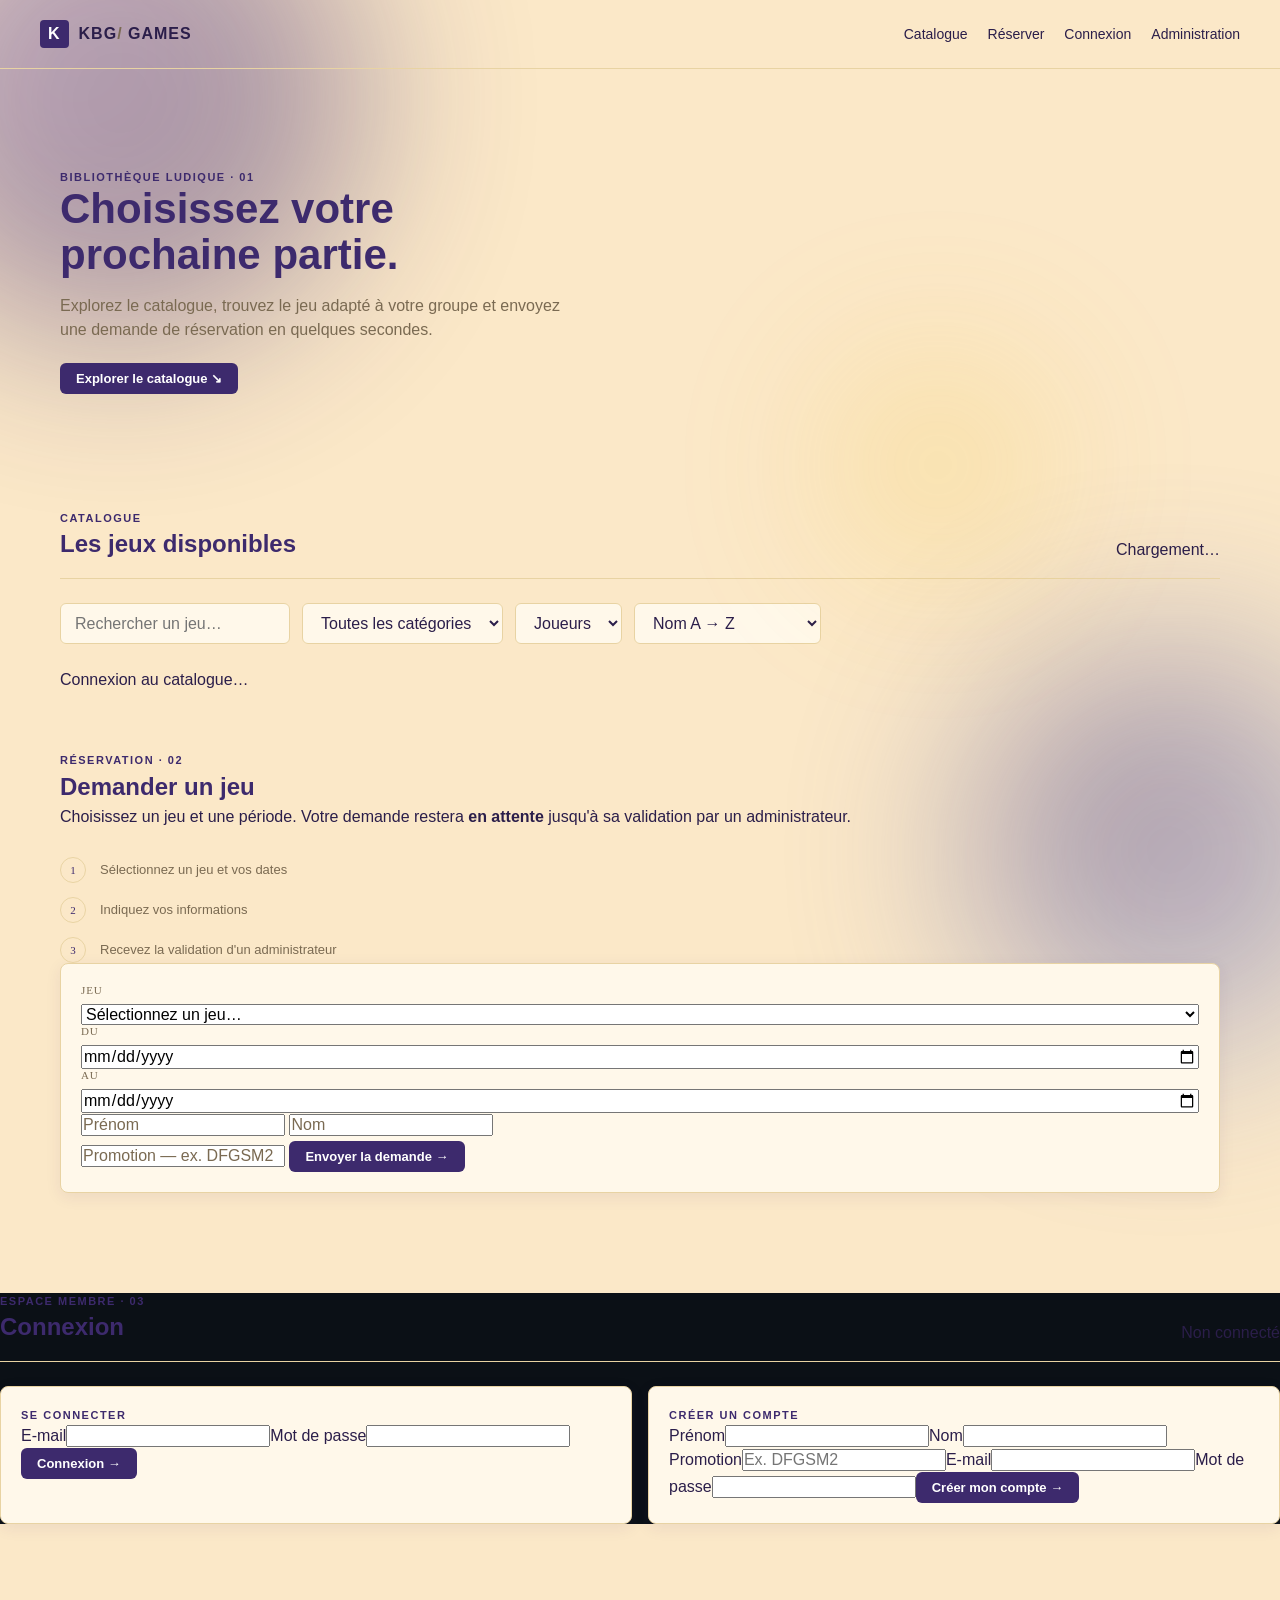
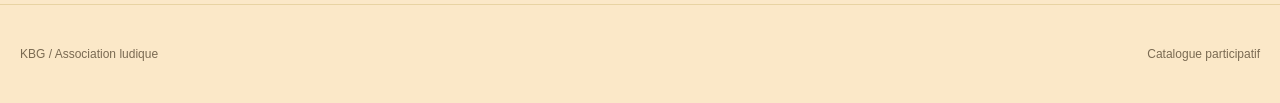
<file: index (6).html>
<!doctype html>
<html lang="fr">
<head>
  <meta charset="utf-8">
  <meta name="viewport" content="width=device-width,initial-scale=1">
  <title>KBG — Catalogue de jeux</title>
  <link rel="stylesheet" href="styles.css">
<style>
.hidden{display:none!important}.auth-grid{display:grid;grid-template-columns:1fr 1fr;gap:16px}.account-section{background:#0b1016}.modal{position:fixed;inset:0;background:#000b;backdrop-filter:blur(10px);z-index:20;padding:5vh 5vw;overflow:auto}.modal-card{max-width:900px;margin:auto;background:#0b1016;border:1px solid var(--line);padding:28px;position:relative}.modal-close{position:absolute;right:16px;top:12px;background:none;border:0;color:var(--muted);font-size:30px;cursor:pointer}.game-detail{display:grid;grid-template-columns:1fr 1.2fr;gap:25px}.game-detail img{width:100%;height:300px;object-fit:cover;border:1px solid var(--line)}.comments{margin-top:25px;border-top:1px solid var(--line);padding-top:20px}.comment{border-bottom:1px solid var(--line);padding:15px 0}.stars{color:var(--accent);letter-spacing:2px}.comment small{color:var(--muted)}.comment-form{display:grid;gap:12px;margin-top:18px}.comment-form textarea{background:var(--panel);border:1px solid var(--line);color:var(--text);padding:12px;min-height:100px;font:13px Manrope}.rating{display:flex;gap:5px;flex-direction:row-reverse;justify-content:flex-end}.rating input{display:none}.rating label{cursor:pointer;font-size:22px;color:var(--muted)}.rating input:checked~label,.rating label:hover,.rating label:hover~label{color:var(--accent)}
.reservation-steps{list-style:none;padding:0;margin:28px 0 0;display:grid;gap:14px;max-width:420px}
.reservation-steps li{display:flex;align-items:center;gap:14px;font-size:13px;color:var(--muted)}
.reservation-steps li span{flex:none;width:26px;height:26px;border:1px solid var(--line);border-radius:50%;display:grid;place-items:center;font:11px 'DM Mono';color:var(--accent)}
.reservation-panel{gap:20px}
.reservation-panel .field-group{display:grid;gap:8px}
.reservation-panel .field-label{font:11px 'DM Mono';letter-spacing:.08em;text-transform:uppercase;color:var(--muted)}
.reservation-panel input,.reservation-panel select{transition:border-color .2s ease,box-shadow .2s ease,transform .12s ease}
.reservation-panel input::placeholder{color:var(--muted);opacity:1}
.reservation-panel input:focus,.reservation-panel select:focus{transform:translateY(-1px)}
.reservation-panel button.primary{margin-top:4px}
@media(max-width:800px){.reservation-steps{max-width:none}}
@media(max-width:800px){.auth-grid,.game-detail{grid-template-columns:1fr}.game-detail img{height:230px}}
</style></head>
<body>
  <header class="topbar">
    <a class="brand" href="index.html"><span class="brand-mark">K</span><span>KBG<span class="muted">/</span> GAMES</span></a>
    <nav>
      <a href="#catalogue">Catalogue</a>
      <a href="#reservation">Réserver</a>
      <a href="#account" id="accountLink">Connexion</a><a href="admin.html">Administration</a>
    </nav>
  </header>

  <main>
    <section class="hero">
      <div>
        <p class="eyebrow">BIBLIOTHÈQUE LUDIQUE · 01</p>
        <h1>Choisissez votre<br><span>prochaine partie.</span></h1>
        <p class="hero-copy">Explorez le catalogue, trouvez le jeu adapté à votre groupe et envoyez une demande de réservation en quelques secondes.</p>
        <a class="button primary" href="#catalogue">Explorer le catalogue ↘</a>
      </div>
      <div class="orb" aria-hidden="true"><div></div></div>
    </section>

    <section id="catalogue" class="section">
      <div class="section-head">
        <div><p class="eyebrow">CATALOGUE</p><h2>Les jeux disponibles</h2></div>
        <span id="count" class="counter">Chargement…</span>
      </div>

      <div class="toolbar">
        <input id="search" type="search" placeholder="Rechercher un jeu…" autocomplete="off">
        <select id="category"><option value="">Toutes les catégories</option></select>
        <select id="players"><option value="">Joueurs</option><option value="2">2+</option><option value="4">4+</option><option value="6">6+</option><option value="8">8+</option></select>
        <select id="sort"><option value="name">Nom A → Z</option><option value="duration">Durée croissante</option><option value="players">Nombre de joueurs</option><option value="newest">Nouveautés</option></select>
      </div>

      <div id="games" class="grid"><div class="loading">Connexion au catalogue…</div></div>
    </section>

    <section id="reservation" class="section reservation">
      <div class="reservation-copy">
        <p class="eyebrow">RÉSERVATION · 02</p>
        <h2>Demander un jeu</h2>
        <p>Choisissez un jeu et une période. Votre demande restera <strong>en attente</strong> jusqu'à sa validation par un administrateur.</p>
        <ol class="reservation-steps">
          <li><span>1</span>Sélectionnez un jeu et vos dates</li>
          <li><span>2</span>Indiquez vos informations</li>
          <li><span>3</span>Recevez la validation d'un administrateur</li>
        </ol>
      </div>
      <div id="reservationLoginNotice" class="reservation-login-notice hidden"><p class="eyebrow">CONNEXION REQUISE</p><p>Vous devez créer un compte et être connecté pour envoyer une demande de réservation.</p><a class="button primary" href="#account">Créer un compte / Se connecter →</a></div>
      <form id="reservationForm" class="panel reservation-panel">
        <div class="field-group">
          <label class="field-label" for="game">Jeu</label>
          <select id="game" name="game_id" required><option value="">Sélectionnez un jeu…</option></select>
        </div>
        <div class="two">
          <div class="field-group">
            <label class="field-label" for="dateStart">Du</label>
            <input id="dateStart" name="date_start" type="date" required>
          </div>
          <div class="field-group">
            <label class="field-label" for="dateEnd">Au</label>
            <input id="dateEnd" name="date_end" type="date" required>
          </div>
        </div>
        <div class="two">
          <input name="first_name" maxlength="80" required placeholder="Prénom" aria-label="Prénom">
          <input name="last_name" maxlength="80" required placeholder="Nom" aria-label="Nom">
        </div>
        <input name="promotion" maxlength="120" required placeholder="Promotion — ex. DFGSM2" aria-label="Promotion">
        <button class="button primary" type="submit">Envoyer la demande →</button>
        <p id="formMessage" class="form-message"></p>
      </form>
    </section>
  </main>

  <section id="account" class="section account-section">
    <div class="section-head"><div><p class="eyebrow">ESPACE MEMBRE · 03</p><h2 id="accountTitle">Connexion</h2></div><span id="accountStatus" class="counter">Non connecté</span></div>
    <div id="authBox" class="auth-grid">
      <form id="loginForm" class="panel">
        <p class="eyebrow">SE CONNECTER</p><label>E-mail<input id="loginEmail" type="email" required></label><label>Mot de passe<input id="loginPassword" type="password" required></label><button class="button primary" type="submit">Connexion →</button><p id="loginMsg" class="form-message"></p>
      </form>
      <form id="signupForm" class="panel">
        <p class="eyebrow">CRÉER UN COMPTE</p><div class="two"><label>Prénom<input id="signupFirst" required maxlength="80"></label><label>Nom<input id="signupLast" required maxlength="80"></label></div><label>Promotion<input id="signupPromo" required maxlength="120" placeholder="Ex. DFGSM2"></label><label>E-mail<input id="signupEmail" type="email" required></label><label>Mot de passe<input id="signupPassword" type="password" minlength="6" required></label><button class="button primary" type="submit">Créer mon compte →</button><p id="signupMsg" class="form-message"></p>
      </form>
    </div>
    <div id="profileBox" class="panel hidden"><div><p class="eyebrow">MEMBRE</p><h3 id="profileName"></h3><p id="profilePromo" class="publisher"></p></div><button id="logoutBtn" class="button">Se déconnecter</button></div>
  </section>

  <div id="gameModal" class="modal hidden" aria-hidden="true"><div class="modal-card"><button id="closeModal" class="modal-close">×</button><div id="modalContent"></div></div></div>

  <footer><span>KBG / Association ludique</span><span>Catalogue participatif</span></footer>

  <script type="module">
    import { createClient } from 'https://esm.sh/@supabase/supabase-js@2';
    const SUPABASE_URL = 'https://qqelmmygalllmxinaxrf.supabase.co';
    const SUPABASE_KEY = 'sb_publishable_fqFvZNetzIdAfX860bmjBQ_GzJfeVK3';
    const supabase = createClient(SUPABASE_URL, SUPABASE_KEY);

    let allGames = [];
    let ratingsMap = {}; // game_id -> { avg, count }

    const $ = id => document.getElementById(id);
    const esc = s => String(s ?? '').replace(/[&<>"']/g, c => ({'&':'&amp;','<':'&lt;','>':'&gt;','"':'&quot;',"'":'&#039;'}[c]));
    const stars = n => '★★★★★'.slice(0, n) + '☆☆☆☆☆'.slice(0, 5 - n);

    async function loadRatings() {
      const { data, error } = await supabase.from('comments').select('game_id, rating');
      if (error) { ratingsMap = {}; return; }
      const grouped = {};
      (data || []).forEach(c => { (grouped[c.game_id] ||= []).push(c.rating); });
      ratingsMap = {};
      Object.entries(grouped).forEach(([id, arr]) => {
        ratingsMap[id] = { avg: arr.reduce((a, b) => a + b, 0) / arr.length, count: arr.length };
      });
    }

    async function loadGames() {
      const { data, error } = await supabase.from('games').select('*').eq('is_active', true).order('name');
      if (error) { document.querySelector('#games').innerHTML = `<div class="empty">Impossible de charger le catalogue.</div>`; return; }
      allGames = data || [];
      await loadRatings();
      const cats = [...new Set(allGames.map(g => g.category).filter(Boolean))].sort();
      document.querySelector('#category').innerHTML = '<option value="">Toutes les catégories</option>' + cats.map(c => `<option>${esc(c)}</option>`).join('');
      document.querySelector('#game').innerHTML = '<option value="">Sélectionnez un jeu…</option>' + allGames.map(g => `<option value="${esc(g.id)}">${esc(g.name)}</option>`).join('');
      render();
    }

    function render() {
      const q = document.querySelector('#search').value.toLowerCase().trim();
      const cat = document.querySelector('#category').value;
      const minPlayers = Number(document.querySelector('#players').value || 0);
      const sort = document.querySelector('#sort').value;
      let games = allGames.filter(g => (!q || `${g.name} ${g.publisher} ${g.description}`.toLowerCase().includes(q)) && (!cat || g.category === cat) && (!minPlayers || (g.players_max || 0) >= minPlayers));
      games.sort((a,b) => sort === 'duration' ? (a.duration||999)-(b.duration||999) : sort === 'players' ? (a.players_min||0)-(b.players_min||0) : sort === 'newest' ? (b.created_at||0)-(a.created_at||0) : a.name.localeCompare(b.name, 'fr'));
      document.querySelector('#count').textContent = `${games.length} jeu${games.length > 1 ? 'x' : ''}`;
      document.querySelector('#games').innerHTML = games.length ? games.map(g => {
        const rt = ratingsMap[g.id];
        const ratingLine = rt
          ? `<div class="stars" title="${rt.avg.toFixed(1)}/5 · ${rt.count} avis">${stars(Math.round(rt.avg))} <span class="publisher" style="letter-spacing:normal">${rt.avg.toFixed(1)} (${rt.count})</span></div>`
          : `<div class="publisher">Pas encore d'avis</div>`;
        return `
        <article class="card">
          <div class="cover" data-view="${esc(g.id)}" style="cursor:pointer">${g.cover_image ? `<img src="${esc(g.cover_image)}" alt="">` : '<span>✦</span>'}</div>
          <div class="card-body"><p class="tag">${esc(g.category || 'Jeu')}</p><h3 data-view="${esc(g.id)}" style="cursor:pointer">${esc(g.name)}</h3><p class="publisher">${esc(g.publisher)}</p>
          ${ratingLine}
          <div class="meta"><span>♙ ${g.players_min || '?'}–${g.players_max || '?'} joueurs</span><span>◷ ${g.duration || '?'} min</span></div>
          <p class="desc">${esc(g.description || 'Aucune description.')}</p>
          <div style="display:flex;gap:16px;flex-wrap:wrap;margin-top:4px">
            <button class="text-button" data-view="${esc(g.id)}">Voir la fiche & avis →</button>
            <button class="text-button" data-reserve="${esc(g.id)}">Réserver ce jeu →</button>
          </div></div>
        </article>`;
      }).join('') : '<div class="empty">Aucun jeu ne correspond à ces critères.</div>';
      document.querySelectorAll('[data-reserve]').forEach(b => b.onclick = () => { document.querySelector('#game').value = b.dataset.reserve; document.querySelector('#reservation').scrollIntoView({behavior:'smooth'}); });
      document.querySelectorAll('[data-view]').forEach(b => b.onclick = () => openGame(b.dataset.view));
    }

    ['search','category','players','sort'].forEach(id => document.querySelector('#'+id).addEventListener('input', render));
    document.querySelector('#reservationForm').addEventListener('submit', async e => {
      e.preventDefault();
      const {data:{user}} = await supabase.auth.getUser();
      const f = new FormData(e.currentTarget), msg = document.querySelector('#formMessage');
      if (!user) { msg.textContent = 'Connectez-vous dans votre espace membre avant de réserver.'; document.querySelector('#account').scrollIntoView({behavior:'smooth'}); return; }
      if (f.get('date_end') < f.get('date_start')) { msg.textContent = 'La date de fin doit être postérieure ou égale à la date de début.'; return; }
      msg.textContent = 'Envoi…';
      const { error } = await supabase.from('reservations').insert({ id: crypto.randomUUID(), game_id: f.get('game_id'), first_name: f.get('first_name'), last_name: f.get('last_name'), promotion: f.get('promotion').trim(), date_start: f.get('date_start'), date_end: f.get('date_end'), status: 'pending', user_id: user.id });
      if (error) { msg.textContent = 'La demande n’a pas pu être envoyée. Réessayez.'; return; }
      e.currentTarget.reset(); msg.textContent = '✓ Demande envoyée. Elle sera examinée par un administrateur.';
    });
    const today = new Date().toISOString().slice(0,10);
    document.querySelector('#dateStart').min = today;
    document.querySelector('#dateEnd').min = today;
    document.querySelector('#dateStart').addEventListener('change', e => {
      document.querySelector('#dateEnd').min = e.target.value || today;
      if (document.querySelector('#dateEnd').value && document.querySelector('#dateEnd').value < e.target.value)
        document.querySelector('#dateEnd').value = e.target.value;
    });
    let currentUser = null;
    let currentProfile = null;
    async function loadProfile(user) {
      currentUser=user;
      if(!user){
        currentProfile=null;
        $('authBox').classList.remove('hidden'); $('profileBox').classList.add('hidden'); $('accountStatus').textContent='Non connecté'; $('accountLink').textContent='Connexion';
        $('reservationLoginNotice').classList.remove('hidden');
        $('reservationForm').classList.add('reservation-locked');
        $('reservationForm').querySelectorAll('input,select,button').forEach(el=>el.disabled=true);
        return;
      }
      const {data:p}=await supabase.from('profiles').select('*').eq('user_id',user.id).maybeSingle();
      currentProfile=p||null;
      $('authBox').classList.add('hidden'); $('profileBox').classList.remove('hidden'); $('accountStatus').textContent='Connecté'; $('accountLink').textContent='Mon espace';
      $('profileName').textContent=`${p?.first_name||''} ${p?.last_name||''}`.trim()||user.email;
      $('profilePromo').textContent=p?.promotion||'';
      $('reservationLoginNotice').classList.add('hidden');
      $('reservationForm').classList.remove('reservation-locked');
      $('reservationForm').querySelectorAll('input,select,button').forEach(el=>el.disabled=false);
      $('reservationForm').querySelector('[name=first_name]').placeholder=p?.first_name||'Prénom';
      $('reservationForm').querySelector('[name=last_name]').placeholder=p?.last_name||'Nom';
      $('reservationForm').querySelector('[name=promotion]').placeholder=p?.promotion||'Promotion — ex. DFGSM2';
    }
    $('loginForm').addEventListener('submit',async e=>{e.preventDefault();$('loginMsg').textContent='Connexion…';const {data,error}=await supabase.auth.signInWithPassword({email:$('loginEmail').value,password:$('loginPassword').value});$('loginMsg').textContent=error?'E-mail ou mot de passe incorrect.':'✓ Connexion réussie.';if(data.user)loadProfile(data.user);});
    $('signupForm').addEventListener('submit',async e=>{e.preventDefault();$('signupMsg').textContent='Création…';const {data,error}=await supabase.auth.signUp({email:$('signupEmail').value,password:$('signupPassword').value,options:{data:{first_name:$('signupFirst').value.trim(),last_name:$('signupLast').value.trim(),promotion:$('signupPromo').value.trim()}}});if(error){$('signupMsg').textContent=error.message;return;} $('signupMsg').textContent=data.session?'✓ Compte créé.':'✓ Compte créé. Vérifiez votre e-mail pour confirmer votre adresse.';if(data.user&&data.session)loadProfile(data.user);});
    $('logoutBtn').onclick=async()=>{await supabase.auth.signOut();loadProfile(null);};
    supabase.auth.onAuthStateChange((_e,session)=>loadProfile(session?.user||null));

    async function openGame(id){
      const g=allGames.find(x=>x.id===id); if(!g)return;
      const {data:comments,error:commentsError}=await supabase.from('comments').select('id,rating,body,created_at,user_id').eq('game_id',id).order('created_at',{ascending:false});
      if(commentsError) console.error('Erreur chargement des avis :',commentsError);
      let profilesById={};
      if(comments?.length){
        const userIds=[...new Set(comments.map(c=>c.user_id))];
        const {data:profs,error:profsError}=await supabase.from('profiles').select('user_id,first_name,last_name,promotion').in('user_id',userIds);
        if(profsError) console.error('Erreur chargement des profils :',profsError);
        (profs||[]).forEach(p=>{profilesById[p.user_id]=p;});
      }
      const avg=comments?.length?(comments.reduce((a,c)=>a+c.rating,0)/comments.length).toFixed(1):'—';
      $('modalContent').innerHTML=`<div class="game-detail"><div>${g.cover_image?`<img src="${esc(g.cover_image)}" alt="">`:'<div class="cover" style="height:300px"><span>✦</span></div>'}</div><div><p class="eyebrow">${esc(g.category)}</p><h2>${esc(g.name)}</h2><p class="publisher">${esc(g.publisher)}</p><div class="meta"><span>♙ ${g.players_min||'?'}–${g.players_max||'?'} joueurs</span><span>◷ ${g.duration||'?'} min</span></div><p class="desc">${esc(g.description||'Aucune description.')}</p><p><strong>${avg}</strong> / 5 · ${comments?.length||0} avis</p></div></div><div class="comments"><p class="eyebrow">AVIS DE LA COMMUNAUTÉ</p>${comments?.length?comments.map(c=>{const p=profilesById[c.user_id];return `<article class="comment"><div class="stars">${stars(c.rating)}</div><strong>${esc(p?.first_name||'Membre')} ${esc(p?.last_name||'')}</strong> <small>· ${esc(p?.promotion||'')}</small><p>${esc(c.body)}</p><small>${new Date(c.created_at).toLocaleDateString('fr-FR')}</small>${currentUser&&c.user_id===currentUser.id?` <button class="text-button" data-del-comment="${esc(c.id)}">Supprimer</button>`:''}</article>`;}).join(''):'<p class="notice">Aucun avis pour le moment. Soyez le premier !</p>'}${currentUser?`<form id="commentForm" class="comment-form"><div id="commentStep1"><div class="rating"><input id="r5" name="rating" value="5" type="radio" required><label for="r5">★</label><input id="r4" name="rating" value="4" type="radio"><label for="r4">★</label><input id="r3" name="rating" value="3" type="radio"><label for="r3">★</label><input id="r2" name="rating" value="2" type="radio"><label for="r2">★</label><input id="r1" name="rating" value="1" type="radio"><label for="r1">★</label></div><textarea name="body" maxlength="2000" required placeholder="Votre avis sur ce jeu…"></textarea><button type="button" id="commentNext" class="button primary">Publier l'avis →</button></div><div id="commentStep2" class="hidden"><p class="eyebrow">CONFIRMEZ VOS INFORMATIONS</p><div class="two"><input id="commentFirst" maxlength="80" required placeholder="${esc(currentProfile?.first_name||'Prénom')}"><input id="commentLast" maxlength="80" required placeholder="${esc(currentProfile?.last_name||'Nom')}"></div><input id="commentPromo" maxlength="120" required placeholder="${esc(currentProfile?.promotion||'Promotion')}" style="margin-top:12px;width:100%"><div style="display:flex;gap:12px;margin-top:14px"><button type="button" id="commentBack" class="button">← Retour</button><button type="submit" class="button primary">Confirmer et publier →</button></div></div><p id="commentMsg" class="form-message"></p></form>`:'<p class="notice">Connectez-vous pour publier un avis.</p>'}</div>`;
      $('gameModal').classList.remove('hidden'); $('gameModal').setAttribute('aria-hidden','false');
      $('commentNext')?.addEventListener('click',()=>{
        const form=$('commentForm');
        const ratingChecked=form.querySelector('input[name=rating]:checked');
        const body=form.querySelector('[name=body]').value.trim();
        if(!ratingChecked){$('commentMsg').textContent='Sélectionnez une note.';return;}
        if(!body){$('commentMsg').textContent='Écrivez votre avis.';return;}
        $('commentMsg').textContent='';
        $('commentStep1').classList.add('hidden');
        $('commentStep2').classList.remove('hidden');
      });
      $('commentBack')?.addEventListener('click',()=>{
        $('commentStep2').classList.add('hidden');
        $('commentStep1').classList.remove('hidden');
      });
      $('commentForm')?.addEventListener('submit',async e=>{
        e.preventDefault();
        const form=e.currentTarget;
        const rating=Number(form.querySelector('input[name=rating]:checked')?.value);
        const body=form.querySelector('[name=body]').value.trim();
        const first_name=$('commentFirst').value.trim();
        const last_name=$('commentLast').value.trim();
        const promotion=$('commentPromo').value.trim();
        if(!first_name||!last_name||!promotion){$('commentMsg').textContent='Merci de renseigner vos informations.';return;}
        $('commentMsg').textContent='Publication…';
        const {error:profileError}=await supabase.from('profiles').upsert({user_id:currentUser.id,first_name,last_name,promotion},{onConflict:'user_id'});
        if(profileError){$('commentMsg').textContent=profileError.message;return;}
        const {error}=await supabase.from('comments').insert({game_id:id,user_id:currentUser.id,rating,body});
        if(error){$('commentMsg').textContent=error.message;return;}
        currentProfile={...currentProfile,first_name,last_name,promotion};
        await loadRatings();render();openGame(id);
      });
      document.querySelectorAll('[data-del-comment]').forEach(b=>b.onclick=async()=>{if(confirm('Supprimer cet avis ?')){await supabase.from('comments').delete().eq('id',b.dataset.delComment);await loadRatings();render();openGame(id);}});
    }
    $('closeModal').onclick=()=>{$('gameModal').classList.add('hidden');$('gameModal').setAttribute('aria-hidden','true')};
    $('gameModal').addEventListener('click',e=>{if(e.target.id==='gameModal')$('closeModal').click()});
    loadProfile(null);
    loadGames();
  </script>
</body>
</html>
</file>
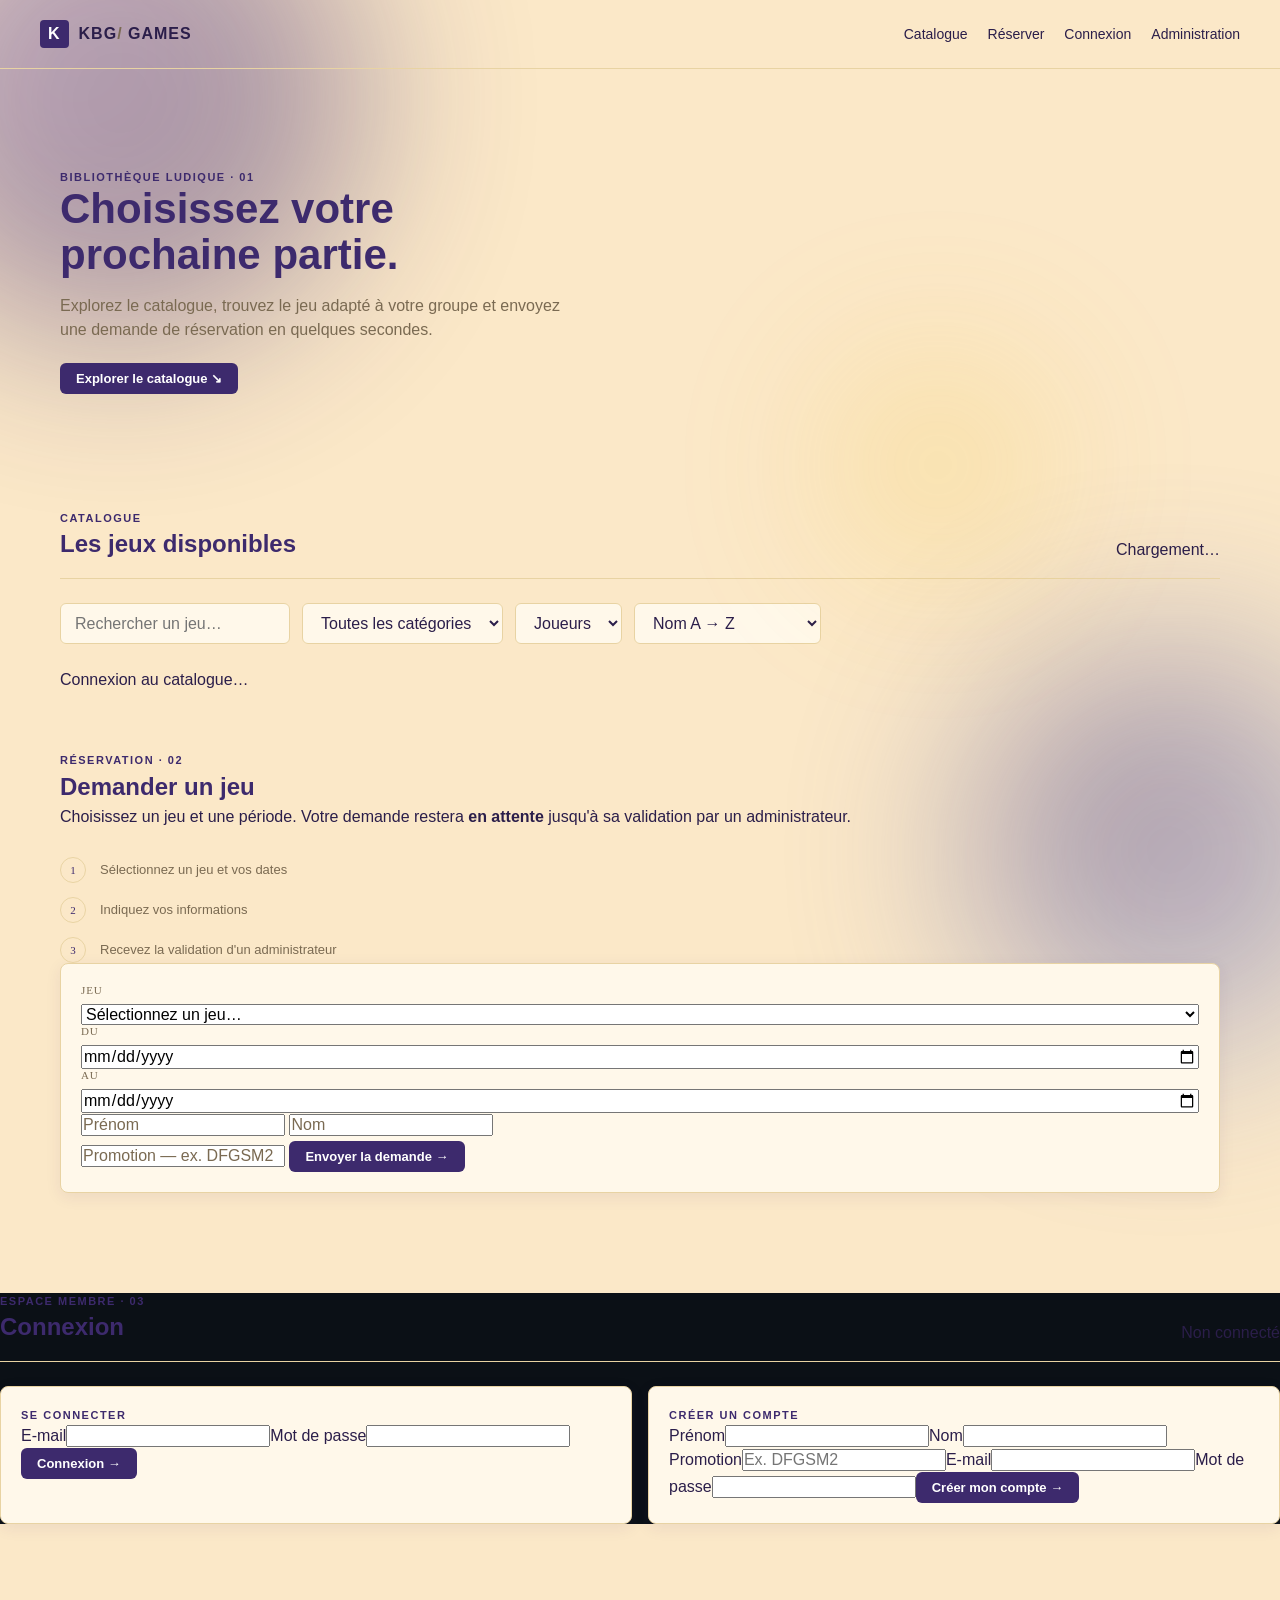
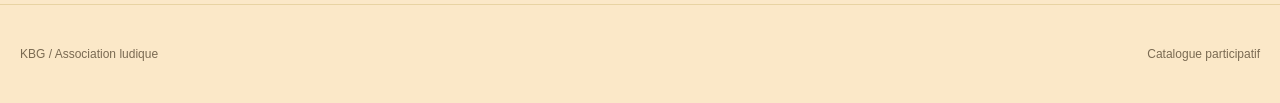
<file: index (7).html>
<!doctype html>
<html lang="fr">
<head>
  <meta charset="utf-8">
  <meta name="viewport" content="width=device-width,initial-scale=1">
  <title>KBG — Catalogue de jeux</title>
  <link rel="stylesheet" href="styles.css">
<style>
.hidden{display:none!important}.auth-grid{display:grid;grid-template-columns:1fr 1fr;gap:16px}.account-section{background:#0b1016}.modal{position:fixed;inset:0;background:#000b;backdrop-filter:blur(10px);z-index:20;padding:5vh 5vw;overflow:auto}.modal-card{max-width:900px;margin:auto;background:#0b1016;border:1px solid var(--line);padding:28px;position:relative}.modal-close{position:absolute;right:16px;top:12px;background:none;border:0;color:var(--muted);font-size:30px;cursor:pointer}.game-detail{display:grid;grid-template-columns:1fr 1.2fr;gap:25px}.game-detail img{width:100%;height:300px;object-fit:cover;border:1px solid var(--line)}.comments{margin-top:25px;border-top:1px solid var(--line);padding-top:20px}.comment{border-bottom:1px solid var(--line);padding:15px 0}.stars{color:var(--accent);letter-spacing:2px}.comment small{color:var(--muted)}.comment-form{display:grid;gap:12px;margin-top:18px}.comment-form textarea{background:var(--panel);border:1px solid var(--line);color:var(--text);padding:12px;min-height:100px;font:13px Manrope}.rating{display:flex;gap:5px;flex-direction:row-reverse;justify-content:flex-end}.rating input{display:none}.rating label{cursor:pointer;font-size:22px;color:var(--muted)}.rating input:checked~label,.rating label:hover,.rating label:hover~label{color:var(--accent)}
.reservation-steps{list-style:none;padding:0;margin:28px 0 0;display:grid;gap:14px;max-width:420px}
.reservation-steps li{display:flex;align-items:center;gap:14px;font-size:13px;color:var(--muted)}
.reservation-steps li span{flex:none;width:26px;height:26px;border:1px solid var(--line);border-radius:50%;display:grid;place-items:center;font:11px 'DM Mono';color:var(--accent)}
.reservation-panel{gap:20px}
.reservation-panel .field-group{display:grid;gap:8px}
.reservation-panel .field-label{font:11px 'DM Mono';letter-spacing:.08em;text-transform:uppercase;color:var(--muted)}
.reservation-panel input,.reservation-panel select{transition:border-color .2s ease,box-shadow .2s ease,transform .12s ease}
.reservation-panel input::placeholder{color:var(--muted);opacity:1}
.reservation-panel input:focus,.reservation-panel select:focus{transform:translateY(-1px)}
.reservation-panel button.primary{margin-top:4px}
@media(max-width:800px){.reservation-steps{max-width:none}}
@media(max-width:800px){.auth-grid,.game-detail{grid-template-columns:1fr}.game-detail img{height:230px}}
</style></head>
<body>
  <header class="topbar">
    <a class="brand" href="index.html"><span class="brand-mark">K</span><span>KBG<span class="muted">/</span> GAMES</span></a>
    <nav>
      <a href="#catalogue">Catalogue</a>
      <a href="#reservation">Réserver</a>
      <a href="#account" id="accountLink">Connexion</a><a href="admin.html">Administration</a>
    </nav>
  </header>

  <main>
    <section class="hero">
      <div>
        <p class="eyebrow">BIBLIOTHÈQUE LUDIQUE · 01</p>
        <h1>Choisissez votre<br><span>prochaine partie.</span></h1>
        <p class="hero-copy">Explorez le catalogue, trouvez le jeu adapté à votre groupe et envoyez une demande de réservation en quelques secondes.</p>
        <a class="button primary" href="#catalogue">Explorer le catalogue ↘</a>
      </div>
      <div class="orb" aria-hidden="true"><div></div></div>
    </section>

    <section id="catalogue" class="section">
      <div class="section-head">
        <div><p class="eyebrow">CATALOGUE</p><h2>Les jeux disponibles</h2></div>
        <span id="count" class="counter">Chargement…</span>
      </div>

      <div class="toolbar">
        <input id="search" type="search" placeholder="Rechercher un jeu…" autocomplete="off">
        <select id="category"><option value="">Toutes les catégories</option></select>
        <select id="players"><option value="">Joueurs</option><option value="2">2+</option><option value="4">4+</option><option value="6">6+</option><option value="8">8+</option></select>
        <select id="sort"><option value="name">Nom A → Z</option><option value="duration">Durée croissante</option><option value="players">Nombre de joueurs</option><option value="newest">Nouveautés</option></select>
      </div>

      <div id="games" class="grid"><div class="loading">Connexion au catalogue…</div></div>
    </section>

    <section id="reservation" class="section reservation">
      <div class="reservation-copy">
        <p class="eyebrow">RÉSERVATION · 02</p>
        <h2>Demander un jeu</h2>
        <p>Choisissez un jeu et une période. Votre demande restera <strong>en attente</strong> jusqu'à sa validation par un administrateur.</p>
        <ol class="reservation-steps">
          <li><span>1</span>Sélectionnez un jeu et vos dates</li>
          <li><span>2</span>Indiquez vos informations</li>
          <li><span>3</span>Recevez la validation d'un administrateur</li>
        </ol>
      </div>
      <div id="reservationLoginNotice" class="reservation-login-notice hidden"><p class="eyebrow">CONNEXION REQUISE</p><p>Vous devez créer un compte et être connecté pour envoyer une demande de réservation.</p><a class="button primary" href="#account">Créer un compte / Se connecter →</a></div>
      <form id="reservationForm" class="panel reservation-panel">
        <div class="field-group">
          <label class="field-label" for="game">Jeu</label>
          <select id="game" name="game_id" required><option value="">Sélectionnez un jeu…</option></select>
        </div>
        <div class="two">
          <div class="field-group">
            <label class="field-label" for="dateStart">Du</label>
            <input id="dateStart" name="date_start" type="date" required>
          </div>
          <div class="field-group">
            <label class="field-label" for="dateEnd">Au</label>
            <input id="dateEnd" name="date_end" type="date" required>
          </div>
        </div>
        <div class="two">
          <input name="first_name" maxlength="80" required placeholder="Prénom" aria-label="Prénom">
          <input name="last_name" maxlength="80" required placeholder="Nom" aria-label="Nom">
        </div>
        <input name="promotion" maxlength="120" required placeholder="Promotion — ex. DFGSM2" aria-label="Promotion">
        <button class="button primary" type="submit">Envoyer la demande →</button>
        <p id="formMessage" class="form-message"></p>
      </form>
    </section>
  </main>

  <section id="account" class="section account-section">
    <div class="section-head"><div><p class="eyebrow">ESPACE MEMBRE · 03</p><h2 id="accountTitle">Connexion</h2></div><span id="accountStatus" class="counter">Non connecté</span></div>
    <div id="authBox" class="auth-grid">
      <form id="loginForm" class="panel">
        <p class="eyebrow">SE CONNECTER</p><label>E-mail<input id="loginEmail" type="email" required></label><label>Mot de passe<input id="loginPassword" type="password" required></label><button class="button primary" type="submit">Connexion →</button><p id="loginMsg" class="form-message"></p>
      </form>
      <form id="signupForm" class="panel">
        <p class="eyebrow">CRÉER UN COMPTE</p><div class="two"><label>Prénom<input id="signupFirst" required maxlength="80"></label><label>Nom<input id="signupLast" required maxlength="80"></label></div><label>Promotion<input id="signupPromo" required maxlength="120" placeholder="Ex. DFGSM2"></label><label>E-mail<input id="signupEmail" type="email" required></label><label>Mot de passe<input id="signupPassword" type="password" minlength="6" required></label><button class="button primary" type="submit">Créer mon compte →</button><p id="signupMsg" class="form-message"></p>
      </form>
    </div>
    <div id="profileBox" class="panel hidden"><div><p class="eyebrow">MEMBRE</p><h3 id="profileName"></h3><p id="profilePromo" class="publisher"></p></div><button id="logoutBtn" class="button">Se déconnecter</button></div>
  </section>

  <div id="gameModal" class="modal hidden" aria-hidden="true"><div class="modal-card"><button id="closeModal" class="modal-close">×</button><div id="modalContent"></div></div></div>

  <footer><span>KBG / Association ludique</span><span>Catalogue participatif</span></footer>

  <script type="module">
    import { createClient } from 'https://esm.sh/@supabase/supabase-js@2';
    const SUPABASE_URL = 'https://qqelmmygalllmxinaxrf.supabase.co';
    const SUPABASE_KEY = 'sb_publishable_fqFvZNetzIdAfX860bmjBQ_GzJfeVK3';
    const supabase = createClient(SUPABASE_URL, SUPABASE_KEY);

    let allGames = [];
    let ratingsMap = {}; // game_id -> { avg, count }

    const $ = id => document.getElementById(id);
    const esc = s => String(s ?? '').replace(/[&<>"']/g, c => ({'&':'&amp;','<':'&lt;','>':'&gt;','"':'&quot;',"'":'&#039;'}[c]));
    const stars = n => '★★★★★'.slice(0, n) + '☆☆☆☆☆'.slice(0, 5 - n);

    async function loadRatings() {
      const { data, error } = await supabase.from('comments').select('game_id, rating');
      if (error) { ratingsMap = {}; return; }
      const grouped = {};
      (data || []).forEach(c => { (grouped[c.game_id] ||= []).push(c.rating); });
      ratingsMap = {};
      Object.entries(grouped).forEach(([id, arr]) => {
        ratingsMap[id] = { avg: arr.reduce((a, b) => a + b, 0) / arr.length, count: arr.length };
      });
    }

    async function loadGames() {
      const { data, error } = await supabase.from('games').select('*').eq('is_active', true).order('name');
      if (error) { document.querySelector('#games').innerHTML = `<div class="empty">Impossible de charger le catalogue.</div>`; return; }
      allGames = data || [];
      await loadRatings();
      const cats = [...new Set(allGames.map(g => g.category).filter(Boolean))].sort();
      document.querySelector('#category').innerHTML = '<option value="">Toutes les catégories</option>' + cats.map(c => `<option>${esc(c)}</option>`).join('');
      document.querySelector('#game').innerHTML = '<option value="">Sélectionnez un jeu…</option>' + allGames.map(g => `<option value="${esc(g.id)}">${esc(g.name)}</option>`).join('');
      render();
    }

    function render() {
      const q = document.querySelector('#search').value.toLowerCase().trim();
      const cat = document.querySelector('#category').value;
      const minPlayers = Number(document.querySelector('#players').value || 0);
      const sort = document.querySelector('#sort').value;
      let games = allGames.filter(g => (!q || `${g.name} ${g.publisher} ${g.description}`.toLowerCase().includes(q)) && (!cat || g.category === cat) && (!minPlayers || (g.players_max || 0) >= minPlayers));
      games.sort((a,b) => sort === 'duration' ? (a.duration||999)-(b.duration||999) : sort === 'players' ? (a.players_min||0)-(b.players_min||0) : sort === 'newest' ? (b.created_at||0)-(a.created_at||0) : a.name.localeCompare(b.name, 'fr'));
      document.querySelector('#count').textContent = `${games.length} jeu${games.length > 1 ? 'x' : ''}`;
      document.querySelector('#games').innerHTML = games.length ? games.map(g => {
        const rt = ratingsMap[g.id];
        const ratingLine = rt
          ? `<div class="stars" title="${rt.avg.toFixed(1)}/5 · ${rt.count} avis">${stars(Math.round(rt.avg))} <span class="publisher" style="letter-spacing:normal">${rt.avg.toFixed(1)} (${rt.count})</span></div>`
          : `<div class="publisher">Pas encore d'avis</div>`;
        return `
        <article class="card">
          <div class="cover" data-view="${esc(g.id)}" style="cursor:pointer">${g.cover_image ? `<img src="${esc(g.cover_image)}" alt="">` : '<span>✦</span>'}</div>
          <div class="card-body"><p class="tag">${esc(g.category || 'Jeu')}</p><h3 data-view="${esc(g.id)}" style="cursor:pointer">${esc(g.name)}</h3><p class="publisher">${esc(g.publisher)}</p>
          ${ratingLine}
          <div class="meta"><span>♙ ${g.players_min || '?'}–${g.players_max || '?'} joueurs</span><span>◷ ${g.duration || '?'} min</span></div>
          <p class="desc">${esc(g.description || 'Aucune description.')}</p>
          <div style="display:flex;gap:16px;flex-wrap:wrap;margin-top:4px">
            <button class="text-button" data-view="${esc(g.id)}">Voir la fiche & avis →</button>
            <button class="text-button" data-reserve="${esc(g.id)}">Réserver ce jeu →</button>
          </div></div>
        </article>`;
      }).join('') : '<div class="empty">Aucun jeu ne correspond à ces critères.</div>';
      document.querySelectorAll('[data-reserve]').forEach(b => b.onclick = () => { document.querySelector('#game').value = b.dataset.reserve; document.querySelector('#reservation').scrollIntoView({behavior:'smooth'}); });
      document.querySelectorAll('[data-view]').forEach(b => b.onclick = () => openGame(b.dataset.view));
    }

    ['search','category','players','sort'].forEach(id => document.querySelector('#'+id).addEventListener('input', render));
    document.querySelector('#reservationForm').addEventListener('submit', async e => {
      e.preventDefault();
      const submitBtn = e.currentTarget.querySelector('button[type=submit]');
      const msg = document.querySelector('#formMessage');
      try {
        const {data:{user}, error:userError} = await supabase.auth.getUser();
        if (userError) console.error('Erreur récupération utilisateur :', userError);
        const f = new FormData(e.currentTarget);
        if (!user) { msg.textContent = 'Connectez-vous dans votre espace membre avant de réserver.'; document.querySelector('#account').scrollIntoView({behavior:'smooth'}); return; }
        if (!f.get('game_id')) { msg.textContent = 'Sélectionnez un jeu.'; return; }
        if (f.get('date_end') < f.get('date_start')) { msg.textContent = 'La date de fin doit être postérieure ou égale à la date de début.'; return; }
        msg.textContent = 'Envoi…';
        submitBtn.disabled = true;
        const { error } = await supabase.from('reservations').insert({ id: crypto.randomUUID(), game_id: f.get('game_id'), first_name: f.get('first_name').trim(), last_name: f.get('last_name').trim(), promotion: f.get('promotion').trim(), date_start: f.get('date_start'), date_end: f.get('date_end'), status: 'pending', user_id: user.id });
        if (error) { console.error('Erreur création réservation :', error); msg.textContent = 'La demande n’a pas pu être envoyée : ' + error.message; return; }
        e.currentTarget.reset(); msg.textContent = '✓ Demande envoyée. Elle sera examinée par un administrateur.';
      } catch (err) {
        console.error('Erreur inattendue lors de la réservation :', err);
        msg.textContent = 'Une erreur inattendue est survenue. Réessayez ou contactez un administrateur.';
      } finally {
        submitBtn.disabled = false;
      }
    });
    const today = new Date().toISOString().slice(0,10);
    document.querySelector('#dateStart').min = today;
    document.querySelector('#dateEnd').min = today;
    document.querySelector('#dateStart').addEventListener('change', e => {
      document.querySelector('#dateEnd').min = e.target.value || today;
      if (document.querySelector('#dateEnd').value && document.querySelector('#dateEnd').value < e.target.value)
        document.querySelector('#dateEnd').value = e.target.value;
    });
    let currentUser = null;
    let currentProfile = null;
    async function loadProfile(user) {
      currentUser=user;
      if(!user){
        currentProfile=null;
        $('authBox').classList.remove('hidden'); $('profileBox').classList.add('hidden'); $('accountStatus').textContent='Non connecté'; $('accountLink').textContent='Connexion';
        $('reservationLoginNotice').classList.remove('hidden');
        $('reservationForm').classList.add('reservation-locked');
        $('reservationForm').querySelectorAll('input,select,button').forEach(el=>el.disabled=true);
        return;
      }
      const {data:p}=await supabase.from('profiles').select('*').eq('user_id',user.id).maybeSingle();
      currentProfile=p||null;
      $('authBox').classList.add('hidden'); $('profileBox').classList.remove('hidden'); $('accountStatus').textContent='Connecté'; $('accountLink').textContent='Mon espace';
      $('profileName').textContent=`${p?.first_name||''} ${p?.last_name||''}`.trim()||user.email;
      $('profilePromo').textContent=p?.promotion||'';
      $('reservationLoginNotice').classList.add('hidden');
      $('reservationForm').classList.remove('reservation-locked');
      $('reservationForm').querySelectorAll('input,select,button').forEach(el=>el.disabled=false);
      $('reservationForm').querySelector('[name=first_name]').placeholder=p?.first_name||'Prénom';
      $('reservationForm').querySelector('[name=last_name]').placeholder=p?.last_name||'Nom';
      $('reservationForm').querySelector('[name=promotion]').placeholder=p?.promotion||'Promotion — ex. DFGSM2';
    }
    $('loginForm').addEventListener('submit',async e=>{e.preventDefault();$('loginMsg').textContent='Connexion…';const {data,error}=await supabase.auth.signInWithPassword({email:$('loginEmail').value,password:$('loginPassword').value});if(error){console.error('Erreur connexion :',error);$('loginMsg').textContent='E-mail ou mot de passe incorrect.';return;}$('loginMsg').textContent='✓ Connexion réussie.';if(data.user)loadProfile(data.user);});
    $('signupForm').addEventListener('submit',async e=>{e.preventDefault();$('signupMsg').textContent='Création…';const {data,error}=await supabase.auth.signUp({email:$('signupEmail').value,password:$('signupPassword').value,options:{data:{first_name:$('signupFirst').value.trim(),last_name:$('signupLast').value.trim(),promotion:$('signupPromo').value.trim()}}});if(error){console.error('Erreur création de compte :',error);$('signupMsg').textContent=error.message;return;}console.log('Résultat inscription :',data);if(!data.session){$('signupMsg').textContent=data.user&&data.user.identities&&data.user.identities.length===0?'Un compte existe déjà avec cet e-mail. Connectez-vous plutôt, ou utilisez « mot de passe oublié ».':'✓ Compte créé. Vérifiez votre e-mail pour confirmer votre adresse.';return;}$('signupMsg').textContent='✓ Compte créé.';loadProfile(data.user);});
    $('logoutBtn').onclick=async()=>{await supabase.auth.signOut();loadProfile(null);};

    async function openGame(id){
      const g=allGames.find(x=>x.id===id); if(!g)return;
      const {data:comments,error:commentsError}=await supabase.from('comments').select('id,rating,body,created_at,user_id').eq('game_id',id).order('created_at',{ascending:false});
      if(commentsError) console.error('Erreur chargement des avis :',commentsError);
      let profilesById={};
      if(comments?.length){
        const userIds=[...new Set(comments.map(c=>c.user_id))];
        const {data:profs,error:profsError}=await supabase.from('profiles').select('user_id,first_name,last_name,promotion').in('user_id',userIds);
        if(profsError) console.error('Erreur chargement des profils :',profsError);
        (profs||[]).forEach(p=>{profilesById[p.user_id]=p;});
      }
      const avg=comments?.length?(comments.reduce((a,c)=>a+c.rating,0)/comments.length).toFixed(1):'—';
      $('modalContent').innerHTML=`<div class="game-detail"><div>${g.cover_image?`<img src="${esc(g.cover_image)}" alt="">`:'<div class="cover" style="height:300px"><span>✦</span></div>'}</div><div><p class="eyebrow">${esc(g.category)}</p><h2>${esc(g.name)}</h2><p class="publisher">${esc(g.publisher)}</p><div class="meta"><span>♙ ${g.players_min||'?'}–${g.players_max||'?'} joueurs</span><span>◷ ${g.duration||'?'} min</span></div><p class="desc">${esc(g.description||'Aucune description.')}</p><p><strong>${avg}</strong> / 5 · ${comments?.length||0} avis</p></div></div><div class="comments"><p class="eyebrow">AVIS DE LA COMMUNAUTÉ</p>${comments?.length?comments.map(c=>{const p=profilesById[c.user_id];return `<article class="comment"><div class="stars">${stars(c.rating)}</div><strong>${esc(p?.first_name||'Membre')} ${esc(p?.last_name||'')}</strong> <small>· ${esc(p?.promotion||'')}</small><p>${esc(c.body)}</p><small>${new Date(c.created_at).toLocaleDateString('fr-FR')}</small>${currentUser&&c.user_id===currentUser.id?` <button class="text-button" data-del-comment="${esc(c.id)}">Supprimer</button>`:''}</article>`;}).join(''):'<p class="notice">Aucun avis pour le moment. Soyez le premier !</p>'}${currentUser?`<form id="commentForm" class="comment-form"><div id="commentStep1"><div class="rating"><input id="r5" name="rating" value="5" type="radio" required><label for="r5">★</label><input id="r4" name="rating" value="4" type="radio"><label for="r4">★</label><input id="r3" name="rating" value="3" type="radio"><label for="r3">★</label><input id="r2" name="rating" value="2" type="radio"><label for="r2">★</label><input id="r1" name="rating" value="1" type="radio"><label for="r1">★</label></div><textarea name="body" maxlength="2000" required placeholder="Votre avis sur ce jeu…"></textarea><button type="button" id="commentNext" class="button primary">Publier l'avis →</button></div><div id="commentStep2" class="hidden"><p class="eyebrow">CONFIRMEZ VOS INFORMATIONS</p><div class="two"><input id="commentFirst" maxlength="80" required placeholder="${esc(currentProfile?.first_name||'Prénom')}"><input id="commentLast" maxlength="80" required placeholder="${esc(currentProfile?.last_name||'Nom')}"></div><input id="commentPromo" maxlength="120" required placeholder="${esc(currentProfile?.promotion||'Promotion')}" style="margin-top:12px;width:100%"><div style="display:flex;gap:12px;margin-top:14px"><button type="button" id="commentBack" class="button">← Retour</button><button type="submit" class="button primary">Confirmer et publier →</button></div></div><p id="commentMsg" class="form-message"></p></form>`:'<p class="notice">Connectez-vous pour publier un avis.</p>'}</div>`;
      $('gameModal').classList.remove('hidden'); $('gameModal').setAttribute('aria-hidden','false');
      $('commentNext')?.addEventListener('click',()=>{
        const form=$('commentForm');
        const ratingChecked=form.querySelector('input[name=rating]:checked');
        const body=form.querySelector('[name=body]').value.trim();
        if(!ratingChecked){$('commentMsg').textContent='Sélectionnez une note.';return;}
        if(!body){$('commentMsg').textContent='Écrivez votre avis.';return;}
        $('commentMsg').textContent='';
        $('commentStep1').classList.add('hidden');
        $('commentStep2').classList.remove('hidden');
      });
      $('commentBack')?.addEventListener('click',()=>{
        $('commentStep2').classList.add('hidden');
        $('commentStep1').classList.remove('hidden');
      });
      $('commentForm')?.addEventListener('submit',async e=>{
        e.preventDefault();
        const form=e.currentTarget;
        const rating=Number(form.querySelector('input[name=rating]:checked')?.value);
        const body=form.querySelector('[name=body]').value.trim();
        const first_name=$('commentFirst').value.trim();
        const last_name=$('commentLast').value.trim();
        const promotion=$('commentPromo').value.trim();
        if(!first_name||!last_name||!promotion){$('commentMsg').textContent='Merci de renseigner vos informations.';return;}
        $('commentMsg').textContent='Publication…';
        const {error:profileError}=await supabase.from('profiles').upsert({user_id:currentUser.id,first_name,last_name,promotion},{onConflict:'user_id'});
        if(profileError){$('commentMsg').textContent=profileError.message;return;}
        const {error}=await supabase.from('comments').insert({game_id:id,user_id:currentUser.id,rating,body});
        if(error){$('commentMsg').textContent=error.message;return;}
        currentProfile={...currentProfile,first_name,last_name,promotion};
        await loadRatings();render();openGame(id);
      });
      document.querySelectorAll('[data-del-comment]').forEach(b=>b.onclick=async()=>{if(confirm('Supprimer cet avis ?')){await supabase.from('comments').delete().eq('id',b.dataset.delComment);await loadRatings();render();openGame(id);}});
    }
    $('closeModal').onclick=()=>{$('gameModal').classList.add('hidden');$('gameModal').setAttribute('aria-hidden','true')};
    $('gameModal').addEventListener('click',e=>{if(e.target.id==='gameModal')$('closeModal').click()});

    supabase.auth.onAuthStateChange((_e,session)=>loadProfile(session?.user||null));
    (async () => {
      const { data: { session } } = await supabase.auth.getSession();
      await loadProfile(session?.user || null);
      loadGames();
    })();
  </script>
</body>
</html>
</file>
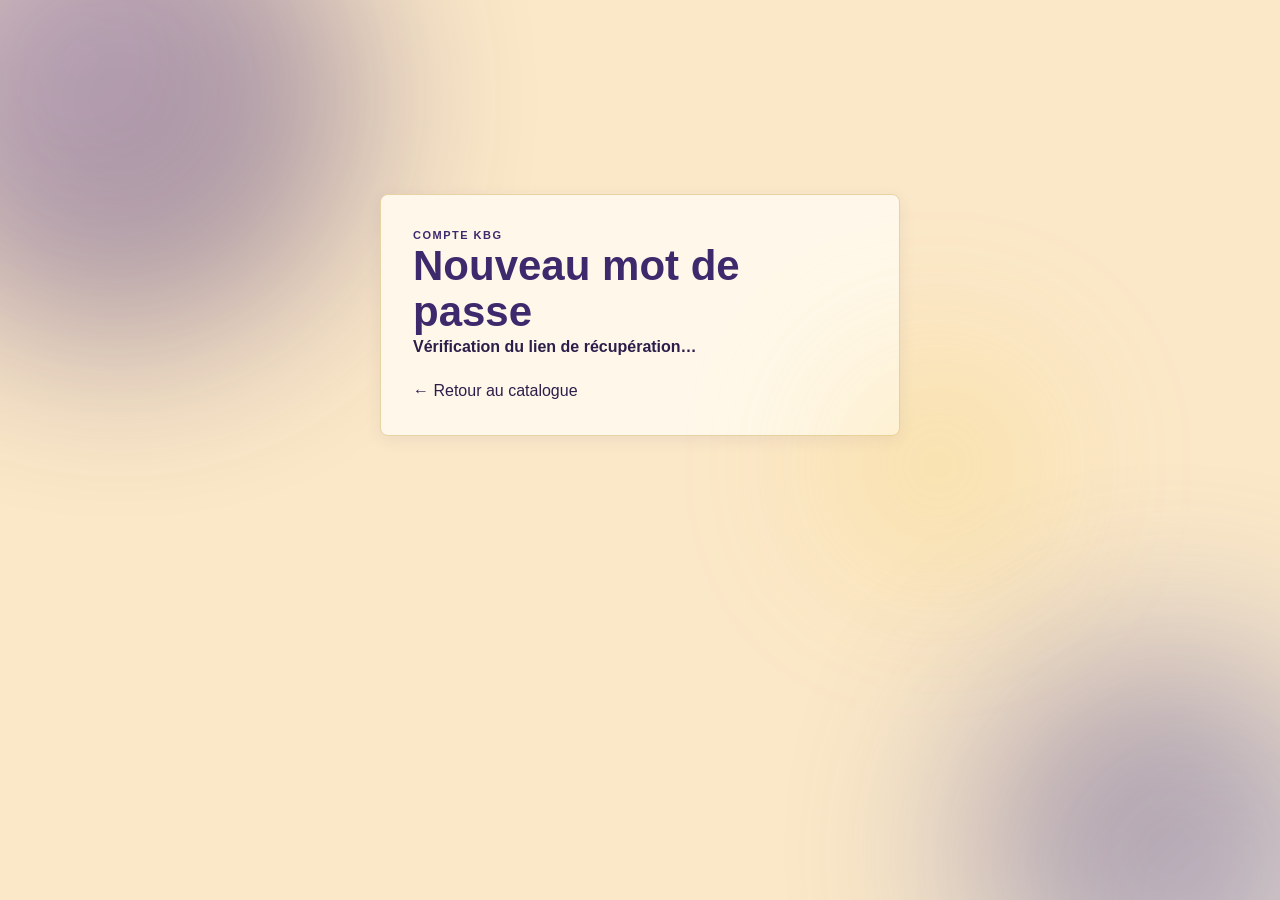
<file: reset-password.html>
<!DOCTYPE html>
<html lang="fr">
<head>
  <meta charset="UTF-8">
  <meta name="viewport" content="width=device-width, initial-scale=1.0">
  <title>KBG — Nouveau mot de passe</title>
  <link rel="stylesheet" href="styles.css">
  <style>
    .reset-wrap {
      min-height: 70vh;
      display: flex;
      align-items: center;
      justify-content: center;
      padding: 40px 20px;
    }
    .reset-card {
      width: min(520px, 100%);
      padding: 32px;
    }
    .reset-card input {
      width: 100%;
      box-sizing: border-box;
      margin-bottom: 12px;
    }
    .reset-card .button {
      margin-top: 4px;
    }
  </style>
</head>
<body>

  <main class="reset-wrap">
    <section class="panel reset-card">
      <p class="eyebrow">COMPTE KBG</p>
      <h1>Nouveau mot de passe</h1>
      <p id="resetStatus" class="form-message">
        Vérification du lien de récupération…
      </p>

      <form id="resetForm" class="hidden" style="margin-top:20px;">
        <input
          id="newPassword"
          type="password"
          minlength="6"
          required
          placeholder="Nouveau mot de passe"
        >

        <input
          id="newPasswordConfirm"
          type="password"
          minlength="6"
          required
          placeholder="Confirmer le nouveau mot de passe"
        >

        <button class="button primary" type="submit">
          Modifier mon mot de passe
        </button>
      </form>

      <p style="margin-top:20px;">
        <a href="index.html">← Retour au catalogue</a>
      </p>
    </section>
  </main>

  <script type="module">
    import { createClient } from 'https://esm.sh/@supabase/supabase-js@2';

    const SUPABASE_URL = 'https://qqelmmygalllmxinaxrf.supabase.co';
    const SUPABASE_KEY = 'sb_publishable_fqFvZNetzIdAfX860bmjBQ_GzJfeVK3';

    const supabase = createClient(
      SUPABASE_URL,
      SUPABASE_KEY
    );

    const status = document.getElementById('resetStatus');
    const form = document.getElementById('resetForm');

    function setStatus(message, type = '') {
      status.textContent = message;
      if (type === 'success') status.style.color = 'var(--success)';
      else if (type === 'error') status.style.color = 'var(--danger)';
      else status.style.color = 'var(--muted)';
    }

    let recoverySession = false;

    function showRecoveryForm() {
      recoverySession = true;
      setStatus('Choisissez votre nouveau mot de passe.');
      form.classList.remove('hidden');
    }

    async function init() {
      const hash = window.location.hash || '';
      const search = window.location.search || '';

      // Les liens Supabase de récupération contiennent normalement
      // type=recovery dans le fragment de l'URL.
      const isRecoveryLink =
        /(?:^|[&#?])type=recovery(?:&|$)/i.test(hash) ||
        /(?:^|[&#?])type=recovery(?:&|$)/i.test(search);

      // Variante PKCE : Supabase peut utiliser ?code=...
      const code = new URLSearchParams(search).get('code');

      if (code) {
        const { error } = await supabase.auth.exchangeCodeForSession(code);
        if (error) {
          console.error('Erreur échange du lien de récupération :', error);
          setStatus(
            'Ce lien de récupération est invalide, expiré ou a déjà été utilisé.',
            'error'
          );
          return;
        }
        showRecoveryForm();
        return;
      }

      if (isRecoveryLink) {
        // Laisser Supabase traiter le fragment puis attendre
        // PASSWORD_RECOVERY avant d'afficher le formulaire.
        const { data: { session } } = await supabase.auth.getSession();

        if (session) {
          showRecoveryForm();
        } else {
          setStatus('Ouverture du lien de récupération…');
        }
        return;
      }

      // Évite de confondre une session normale avec une session
      // temporaire de récupération.
      setStatus(
        'Ouvrez cette page depuis le lien reçu par e-mail.',
        'error'
      );
    }

    supabase.auth.onAuthStateChange((event, session) => {
      if (event === 'PASSWORD_RECOVERY' && session) {
        showRecoveryForm();
      }
    });

    form.addEventListener('submit', async (event) => {
      event.preventDefault();

      const password = document.getElementById('newPassword').value;
      const confirmation = document.getElementById('newPasswordConfirm').value;
      const button = form.querySelector('button[type="submit"]');

      if (password.length < 6) {
        setStatus(
          'Le mot de passe doit contenir au moins 6 caractères.',
          'error'
        );
        return;
      }

      if (password !== confirmation) {
        setStatus(
          'Les deux mots de passe ne correspondent pas.',
          'error'
        );
        return;
      }

      button.disabled = true;
      setStatus('Modification du mot de passe…');

      try {
        const { error } = await supabase.auth.updateUser({
          password
        });

        if (error) throw error;

        form.reset();
        setStatus(
          '✓ Votre mot de passe a été modifié. Vous pouvez maintenant vous connecter.',
          'success'
        );

        setTimeout(() => {
          window.location.href = 'index.html';
        }, 1800);

      } catch (error) {
        console.error('Erreur changement mot de passe :', error);
        setStatus(
          'Erreur : ' + (error?.message || error),
          'error'
        );
        button.disabled = false;
      }
    });

    init();
  </script>
</body>
</html>
</file>
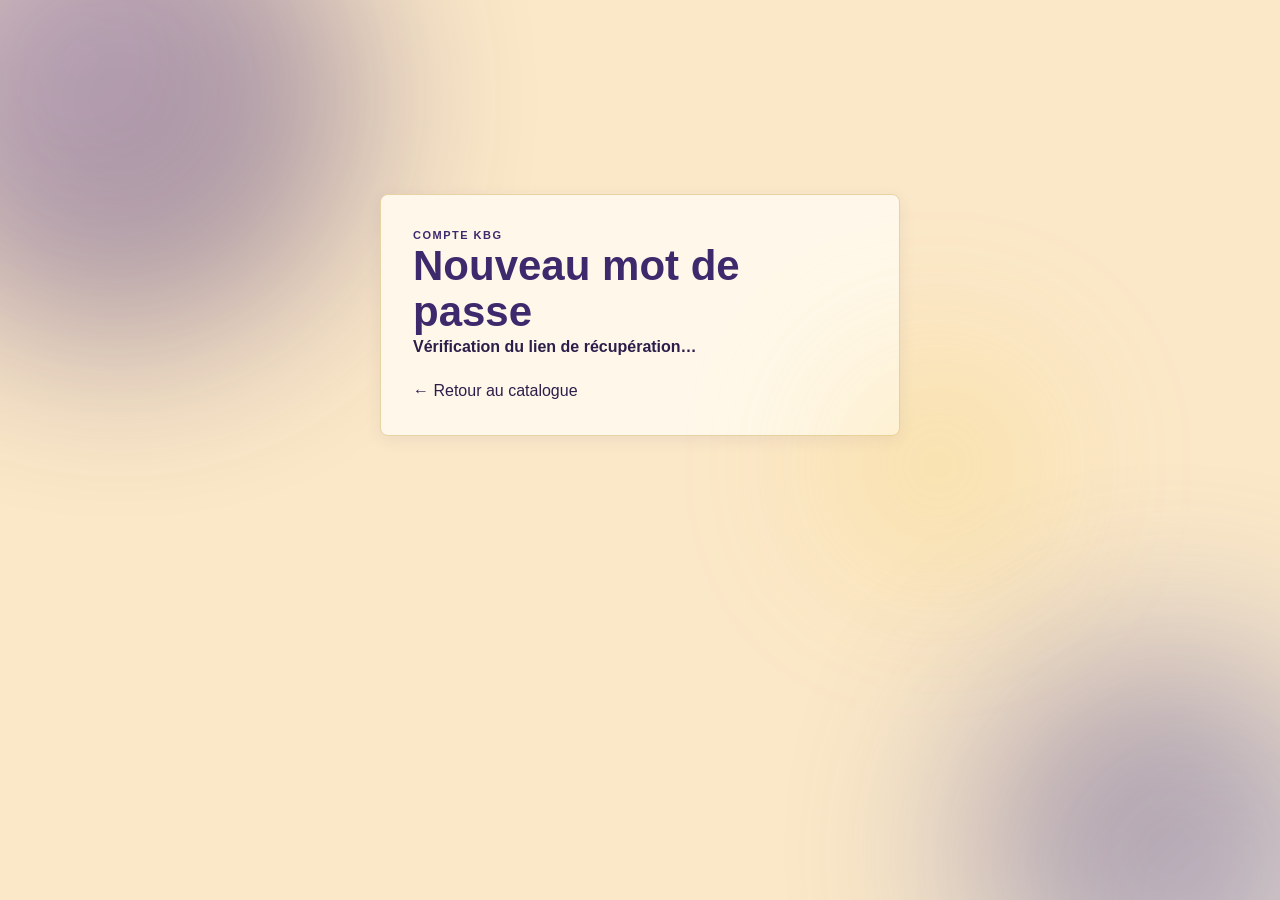
<file: reset_password.html>
<!DOCTYPE html>
<html lang="fr">
<head>
  <meta charset="UTF-8">
  <meta name="viewport" content="width=device-width, initial-scale=1.0">

  <title>KBG — Nouveau mot de passe</title>

  <link rel="stylesheet" href="styles.css?v=11">
  <link rel="icon" type="image/png" href="favicon.png">

  <style>
    .reset-wrap {
      min-height: 70vh;
      display: flex;
      align-items: center;
      justify-content: center;
      padding: 40px 20px;
    }

    .reset-card {
      width: min(520px, 100%);
      padding: 32px;
    }

    .reset-card input {
      width: 100%;
      box-sizing: border-box;
      margin-bottom: 12px;
    }

    .reset-card .button {
      margin-top: 4px;
    }
  </style>
</head>

<body>

  <main class="reset-wrap">

    <section class="panel reset-card">

      <p class="eyebrow">COMPTE KBG</p>

      <h1>Nouveau mot de passe</h1>

      <p id="resetStatus" class="form-message">
        Vérification du lien de récupération…
      </p>


      <!-- =====================================================
           FORMULAIRE DE NOUVEAU MOT DE PASSE
           ===================================================== -->

      <form
        id="resetForm"
        class="hidden"
        style="margin-top:20px;"
      >

        <input
          id="newPassword"
          type="password"
          minlength="6"
          required
          placeholder="Nouveau mot de passe"
        >

        <input
          id="newPasswordConfirm"
          type="password"
          minlength="6"
          required
          placeholder="Confirmer le nouveau mot de passe"
        >

        <button
          class="button primary"
          type="submit"
        >
          Modifier mon mot de passe
        </button>

      </form>


      <!-- =====================================================
           RETOUR AU CATALOGUE
           ===================================================== -->

      <p style="margin-top:20px;">

        <a
          href="#"
          id="backToCatalog"
        >
          ← Retour au catalogue
        </a>

      </p>

    </section>

  </main>


  <!-- =========================================================
       SUPABASE
       ========================================================= -->

  <script type="module">

    import {
      createClient
    } from 'https://esm.sh/@supabase/supabase-js@2';


    const SUPABASE_URL =
      'https://qqelmmygalllmxinaxrf.supabase.co';

    const SUPABASE_KEY =
      'sb_publishable_fqFvZNetzIdAfX860bmjBQ_GzJfeVK3';


    const supabase =
      createClient(
        SUPABASE_URL,
        SUPABASE_KEY
      );


    // =========================================================
    // ÉLÉMENTS HTML
    // =========================================================

    const status =
      document.getElementById('resetStatus');

    const form =
      document.getElementById('resetForm');

    const backToCatalog =
      document.getElementById('backToCatalog');


    // =========================================================
    // MESSAGE
    // =========================================================

    function setStatus(
      message,
      type = ''
    ) {

      status.textContent =
        message;


      if (type === 'success') {

        status.style.color =
          'var(--success)';

      }

      else if (type === 'error') {

        status.style.color =
          'var(--danger)';

      }

      else {

        status.style.color =
          'var(--muted)';

      }

    }


    // =========================================================
    // AFFICHAGE DU FORMULAIRE
    // =========================================================

    function showRecoveryForm() {

      setStatus(
        'Choisissez votre nouveau mot de passe.'
      );

      form.classList.remove('hidden');

    }


    // =========================================================
    // NETTOYAGE COMPLET DE LA SESSION DE RÉCUPÉRATION
    // =========================================================

    async function leaveRecoveryPage() {

      try {
        // "global" révoque aussi le refresh token côté serveur :
        // après un reset de mot de passe on veut invalider la
        // session de récupération partout, pas seulement ici.
        await supabase.auth.signOut({
          scope: 'global'
        });
      } catch (error) {
        console.error(
          'Erreur Supabase lors du nettoyage de la session :',
          error
        );
      }

      // Sécurité supplémentaire : on vide TOUT le localStorage
      // et sessionStorage de ce domaine (le site ne stocke rien
      // d'autre que la session Supabase), pour ne dépendre
      // d'aucun nom de clé précis.
      try {
        localStorage.clear();
        sessionStorage.clear();
      } catch (error) {
        console.error(
          'Erreur lors du nettoyage du stockage local :',
          error
        );
      }

      // Vérification finale : si getSession() renvoie encore une
      // session (cas limite / timing), on force un nouveau
      // nettoyage avant de partir.
      try {
        const {
          data: { session }
        } = await supabase.auth.getSession();

        if (session) {
          await supabase.auth.signOut({ scope: 'local' });
          localStorage.clear();
          sessionStorage.clear();
        }
      } catch (error) {
        console.error(
          'Erreur lors de la vérification finale de session :',
          error
        );
      }

      // replace évite de conserver reset_password.html dans
      // l'historique de navigation.
      window.location.replace('index.html');
    }


    // =========================================================
    // RETOUR AU CATALOGUE
    // =========================================================

    backToCatalog?.addEventListener(
      'click',
      async (event) => {

        event.preventDefault();

        await leaveRecoveryPage();

      }
    );


    // =========================================================
    // INITIALISATION
    // =========================================================

    async function init() {

      const hash =
        window.location.hash || '';

      const search =
        window.location.search || '';


      // -------------------------------------------------------
      // LIEN DE RÉCUPÉRATION CLASSIQUE
      // -------------------------------------------------------

      const isRecoveryLink =
        /(?:^|[&#?])type=recovery(?:&|$)/i.test(hash) ||
        /(?:^|[&#?])type=recovery(?:&|$)/i.test(search);


      // -------------------------------------------------------
      // PKCE
      //
      // Certains liens Supabase utilisent :
      //
      // ?code=...
      // -------------------------------------------------------

      const code =
        new URLSearchParams(search).get('code');


      if (code) {

        const {
          error
        } =
          await supabase.auth.exchangeCodeForSession(
            code
          );


        if (error) {

          console.error(
            'Erreur échange du lien de récupération :',
            error
          );


          setStatus(
            'Ce lien de récupération est invalide, expiré ou a déjà été utilisé.',
            'error'
          );

          return;

        }


        showRecoveryForm();

        return;

      }


      // -------------------------------------------------------
      // LIEN AVEC type=recovery
      // -------------------------------------------------------

      if (isRecoveryLink) {

        const {
          data: {
            session
          }
        } =
          await supabase.auth.getSession();


        if (session) {

          showRecoveryForm();

        }

        else {

          setStatus(
            'Ouverture du lien de récupération…'
          );

        }

        return;

      }


      // -------------------------------------------------------
      // PAS DE LIEN DE RÉCUPÉRATION
      // -------------------------------------------------------

      setStatus(
        'Ouvrez cette page depuis le lien reçu par e-mail.',
        'error'
      );

    }


    // =========================================================
    // ÉVÉNEMENT SUPABASE
    // =========================================================

    supabase.auth.onAuthStateChange(
      (event, session) => {

        if (
          event === 'PASSWORD_RECOVERY' &&
          session
        ) {

          showRecoveryForm();

        }

      }
    );


    // =========================================================
    // MODIFICATION DU MOT DE PASSE
    // =========================================================

    form.addEventListener(
      'submit',
      async (event) => {

        event.preventDefault();


        const password =
          document.getElementById(
            'newPassword'
          ).value;


        const confirmation =
          document.getElementById(
            'newPasswordConfirm'
          ).value;


        const button =
          form.querySelector(
            'button[type="submit"]'
          );


        // -----------------------------------------------------
        // VÉRIFICATION LONGUEUR
        // -----------------------------------------------------

        if (password.length < 6) {

          setStatus(
            'Le mot de passe doit contenir au moins 6 caractères.',
            'error'
          );

          return;

        }


        // -----------------------------------------------------
        // VÉRIFICATION CONFIRMATION
        // -----------------------------------------------------

        if (password !== confirmation) {

          setStatus(
            'Les deux mots de passe ne correspondent pas.',
            'error'
          );

          return;

        }


        button.disabled = true;


        setStatus(
          'Modification du mot de passe…'
        );


        try {

          // ---------------------------------------------------
          // MODIFICATION
          // ---------------------------------------------------

          const {
            error
          } =
            await supabase.auth.updateUser({
              password
            });


          if (error) {

            throw error;

          }


          // ---------------------------------------------------
          // SUCCÈS
          // ---------------------------------------------------

          form.reset();


          setStatus(
            '✓ Votre mot de passe a été modifié. Vous pouvez maintenant vous connecter.',
            'success'
          );


          // ---------------------------------------------------
          // IMPORTANT :
          //
          // On détruit la session de récupération avant de
          // retourner au catalogue.
          //
          // Sinon index.html détecterait un utilisateur
          // connecté.
          // ---------------------------------------------------

          setTimeout(
            async () => {

              await leaveRecoveryPage();

            },
            1800
          );

        }


        catch (error) {

          console.error(
            'Erreur changement mot de passe :',
            error
          );


          setStatus(
            'Erreur : ' +
            (error?.message || error),
            'error'
          );


          button.disabled =
            false;

        }

      }
    );


    // =========================================================
    // LANCEMENT
    // =========================================================

    init();

  </script>

</body>
</html>
</file>
<file: styles.css>
:root {
  --bg: #fbe8c8;           /* jaune pastel du logo (fond du cercle) */
  --panel: #fff8ea;        /* carte plus claire, presque crème */
  --line: #e8d3a3;         /* liseré doré doux */
  --text: #2b1e4a;         /* violet très foncé, lisible sur fond clair */
  --muted: #7a6a52;        /* brun/violet grisé pour texte secondaire */
  --accent: #3d2a6d;       /* violet du logo (anneau extérieur) */
  --accent-hover: #573b96;
  --success: #10b981;
  --warning: #f4c430;      /* jaune du dé */
  --danger: #ef4444;

  /* couleurs supplémentaires piochées dans le logo, pour les orbes */
  --purple: #3d2a6d;
  --purple-light: #6b4fa8;
  --blue: #8fa3e6;
  --gold: #f4c430;
}

* { box-sizing: border-box; margin: 0; padding: 0; }

body {
  background: var(--bg);
  color: var(--text);
  font-family: -apple-system, BlinkMacSystemFont, "Segoe UI", Roboto, sans-serif;
  line-height: 1.5;
  position: relative;
  overflow-x: hidden;
}

a { color: inherit; text-decoration: none; }
button, input, select, textarea { font-family: inherit; font-size: inherit; }

.hidden { display: none !important; }

/* ORBES DÉCORATIFS — glow façon logo (violet / rose / bleu) posés sur le fond jaune pastel */
body::before,
body::after {
  content: "";
  position: fixed;
  border-radius: 50%;
  filter: blur(90px);
  opacity: 0.45;
  z-index: 0;
  pointer-events: none;
}

body::before {
  width: 480px;
  height: 480px;
  top: -140px;
  left: -120px;
  background: radial-gradient(circle at 30% 30%, var(--purple-light), var(--purple) 70%);
}

body::after {
  width: 420px;
  height: 420px;
  bottom: -160px;
  right: -100px;
  background: radial-gradient(circle at 40% 40%, var(--accent), var(--blue) 75%);
}

/* orbe supplémentaire, plus discret, au centre-droit */
main::before {
  content: "";
  position: fixed;
  top: 35%;
  right: 15%;
  width: 300px;
  height: 300px;
  border-radius: 50%;
  background: radial-gradient(circle, var(--gold), transparent 70%);
  filter: blur(80px);
  opacity: 0.35;
  z-index: 0;
  pointer-events: none;
}

/* on repasse le contenu au-dessus des orbes */
.topbar, main, footer { position: relative; z-index: 1; }

/* HEADER & TOPBAR */
.topbar { display: flex; justify-content: space-between; align-items: center; padding: 20px 40px; border-bottom: 1px solid var(--line); }
.brand { font-size: 16px; font-weight: 800; letter-spacing: 1px; display: flex; align-items: center; gap: 10px; }
.brand-mark { background: var(--accent); color: #fff; padding: 2px 8px; border-radius: 4px; }
.brand-logo { width: 40px; height: 40px; border-radius: 50%; object-fit: cover; display: block; }
.topbar nav { display: flex; align-items: center; gap: 20px; font-size: 14px; font-weight: 500; }

/* LAYOUT GENERAL */
main { max-width: 1200px; margin: 0 auto; padding: 40px 20px; }
.section { margin-top: 60px; }
.section-head { display: flex; justify-content: space-between; align-items: flex-end; margin-bottom: 24px; border-bottom: 1px solid var(--line); padding-bottom: 16px; }
.eyebrow { font-size: 11px; font-weight: 700; color: var(--accent); letter-spacing: 1.5px; }
h1 { font-size: 42px; line-height: 1.1; font-weight: 800; color: var(--purple); }
h2 { font-size: 24px; font-weight: 700; color: var(--purple); }
.muted { color: var(--muted); }

/* COMPOSANTS UI */
.button { background: transparent; border: 1px solid var(--line); color: var(--text); padding: 8px 16px; border-radius: 6px; cursor: pointer; font-weight: 600; font-size: 13px; transition: 0.2s; }
.button:hover { border-color: var(--purple-light); }
.button.primary { background: var(--accent); color: #fff; border: none; }
.button.primary:hover { background: var(--accent-hover); }

.admin-button {
  position: relative;
  display: inline-flex;
  align-items: center;
  gap: 7px;
}

.admin-notification-badge {
  min-width: 18px;
  height: 18px;
  padding: 0 5px;
  display: inline-flex;
  align-items: center;
  justify-content: center;
  border-radius: 999px;
  background: var(--danger);
  color: #fff;
  font-size: 10px;
  line-height: 1;
  font-weight: 800;
  box-sizing: border-box;
}
.button.danger { background: var(--danger); color: #fff; border: none; }
.panel { background: var(--panel); border: 1px solid var(--line); border-radius: 8px; padding: 20px; box-shadow: 0 4px 16px rgba(61, 42, 109, 0.08); }
.badge { padding: 3px 8px; border-radius: 4px; font-size: 11px; font-weight: 700; text-transform: uppercase; }
.badge-warning { background: rgba(244, 196, 48, 0.2); color: #8a6a00; }
.badge-success { background: rgba(16, 185, 129, 0.15); color: var(--success); }
.badge-danger { background: rgba(239, 68, 68, 0.15); color: var(--danger); }

/* HISTORIQUE DES DEMANDES TRAITÉES — affichage compact */
.admin-history { margin-top: 16px; }
.admin-history > summary {
  cursor: pointer;
  font-weight: 700;
  color: var(--purple);
  padding: 10px 14px;
  background: var(--panel);
  border: 1px solid var(--line);
  border-radius: 8px;
  list-style: none;
}
.admin-history > summary::-webkit-details-marker { display: none; }
.admin-history > summary::before { content: "▸ "; }
.admin-history[open] > summary::before { content: "▾ "; }
.admin-history-list { margin-top: 8px; display: flex; flex-direction: column; gap: 6px; }

.admin-card-compact {
  display: flex;
  align-items: center;
  flex-wrap: wrap;
  gap: 10px;
  padding: 8px 12px;
  background: var(--panel);
  border: 1px solid var(--line);
  border-radius: 6px;
  font-size: 13px;
  opacity: 0.9;
}
.admin-card-compact-main { flex: 1 1 260px; color: var(--text); }
.admin-card-compact-actions { display: flex; gap: 6px; flex-wrap: wrap; }
.admin-card-compact .button, .admin-card-compact-actions .button {
  padding: 4px 10px;
  font-size: 12px;
}

/* HERO */
/* HERO ACCUEIL : contenu + prochain événement */
.hero { position: relative; padding: 60px 0; }
.home-hero {
  display: grid;
  grid-template-columns: minmax(0, 1fr) minmax(300px, 430px);
  gap: 40px;
  align-items: center;
}
.home-hero > div:first-child { grid-column: 1; grid-row: 1; }
.home-hero > #featuredEvent { grid-column: 2; grid-row: 1; }
@media (max-width: 850px) {
  .home-hero { grid-template-columns: 1fr; }
  .home-hero #featuredEvent { justify-self: stretch; width: 100%; }
}
.hero-copy { color: var(--muted); max-width: 500px; margin: 16px 0 24px 0; font-size: 16px; }

/* FILTRES & CATALOGUE */
.toolbar { display: flex; gap: 12px; margin-bottom: 24px; flex-wrap: wrap; }
.toolbar input, .toolbar select { background: var(--panel); border: 1px solid var(--line); color: var(--text); padding: 10px 14px; border-radius: 6px; outline: none; }

/* FILTRE CATÉGORIES — menu déroulant à cases à cocher (sélection multiple) */
.filter-dropdown { position: relative; }

.filter-dropdown-toggle {
  display: inline-flex;
  align-items: center;
  gap: 8px;
  background: var(--panel);
  border: 1px solid var(--line);
  color: var(--text);
  padding: 10px 14px;
  border-radius: 6px;
  font: inherit;
  font-weight: 600;
  font-size: 14px;
  cursor: pointer;
  transition: 0.15s;
}

.filter-dropdown-toggle:hover { border-color: var(--purple-light); }

.filter-dropdown-toggle-active {
  border-color: var(--accent);
  color: var(--accent);
}

.filter-dropdown-toggle-open { border-color: var(--accent); }

.filter-dropdown-count {
  display: inline-flex;
  align-items: center;
  justify-content: center;
  min-width: 18px;
  height: 18px;
  padding: 0 5px;
  background: var(--accent);
  color: #fff;
  border-radius: 999px;
  font-size: 11px;
  font-weight: 800;
}

.filter-dropdown-arrow { font-size: 11px; color: var(--muted); transition: transform 0.15s; }
.filter-dropdown-toggle-open .filter-dropdown-arrow { transform: rotate(180deg); }

.filter-dropdown-panel {
  position: absolute;
  top: calc(100% + 8px);
  left: 0;
  z-index: 20;
  width: 280px;
  max-width: min(320px, 90vw);
  background: var(--panel);
  border: 1px solid var(--line);
  border-radius: 8px;
  box-shadow: 0 10px 30px rgba(61, 42, 109, 0.18);
  padding: 12px;
}

.filter-dropdown-panel-head {
  display: flex;
  align-items: center;
  justify-content: space-between;
  gap: 10px;
  margin-bottom: 8px;
  padding-bottom: 8px;
  border-bottom: 1px solid var(--line);
}

.filter-dropdown-panel-title { font-size: 12px; font-weight: 700; color: var(--purple); text-transform: uppercase; letter-spacing: 0.5px; }

.filter-dropdown-clear {
  appearance: none;
  background: none;
  border: none;
  color: var(--accent);
  font-size: 12px;
  font-weight: 700;
  cursor: pointer;
  padding: 0;
}

.filter-dropdown-clear:hover { text-decoration: underline; }

.filter-dropdown-options {
  display: flex;
  flex-direction: column;
  gap: 2px;
  max-height: 260px;
  overflow-y: auto;
}

.filter-dropdown-option {
  display: flex;
  align-items: center;
  gap: 10px;
  padding: 7px 6px;
  border-radius: 5px;
  font-size: 13px;
  cursor: pointer;
  transition: background 0.1s;
}

.filter-dropdown-option:hover { background: rgba(61, 42, 109, 0.06); }
.filter-dropdown-option input { accent-color: var(--accent); width: 15px; height: 15px; flex: 0 0 auto; }
.grid { display: grid; grid-template-columns: repeat(auto-fill, minmax(260px, 1fr)); gap: 20px; }
.card { background: var(--panel); border: 1px solid var(--line); border-radius: 8px; overflow: hidden; display: flex; flex-direction: column; box-shadow: 0 4px 16px rgba(61, 42, 109, 0.08); transition: 0.15s; }
.card[data-event-id]:hover { border-color: var(--accent); transform: translateY(-2px); }
.card .cover { height: 160px; background: #f3ddb0; display: flex; align-items: center; justify-content: center; overflow: hidden; }
.card .cover img { width: 100%; height: 100%; object-fit: cover; }
.card-body { padding: 16px; flex: 1; display: flex; flex-direction: column; }
.card-body .tag { font-size: 10px; font-weight: 700; color: var(--accent); text-transform: uppercase; }
.card-body h3 { font-size: 18px; margin: 4px 0; color: var(--purple); }
.card-body .publisher { font-size: 12px; color: var(--muted); margin-bottom: 12px; }
.card-body .meta { display: flex; gap: 12px; font-size: 12px; color: var(--muted); margin-bottom: 12px; }
.card-body .desc { font-size: 13px; color: var(--muted); display: -webkit-box; -webkit-line-clamp: 3; -webkit-box-orient: vertical; overflow: hidden; }

.game-card-actions {
  display: flex;
  gap: 8px;
  margin-top: auto;
  padding-top: 16px;
  flex-wrap: wrap;
}

.game-card-action {
  appearance: none;
  border: 1px solid var(--line);
  border-radius: 7px;
  padding: 9px 12px;
  font: inherit;
  font-size: 12px;
  font-weight: 700;
  line-height: 1.2;
  cursor: pointer;
  transition: .15s ease;
}

.game-card-action-secondary {
  background: var(--bg);
  color: var(--text);
}

.game-card-action-primary {
  background: var(--accent);
  color: #fff;
  border-color: var(--accent);
}

.game-card-action:hover,
.game-card-action:focus-visible {
  transform: translateY(-1px);
}

.game-card-action:focus-visible {
  outline: 2px solid var(--accent);
  outline-offset: 2px;
}

@media (max-width: 560px) {
  .game-card-actions {
    flex-direction: column;
  }

  .game-card-action {
    width: 100%;
  }
}

/* RÉSERVATION LAYOUT 2 COLONNES */
.reservation-layout { display: grid; grid-template-columns: 1fr 1fr; gap: 32px; align-items: start; }
@media (max-width: 850px) { .reservation-layout { grid-template-columns: 1fr; } }
.reservation-info { display: flex; flex-direction: column; gap: 16px; }
.reservation-info p { color: var(--muted); font-size: 14px; }
.reservation-rules { background: var(--panel); border: 1px solid var(--line); border-radius: 8px; padding: 16px; display: flex; flex-direction: column; gap: 10px; font-size: 13px; list-style: none; }
.reservation-rules li::before { content: "✦"; color: var(--accent); margin-right: 8px; }

.form-card { background: var(--panel); border: 1px solid var(--line); border-radius: 8px; padding: 24px; box-shadow: 0 4px 20px rgba(61, 42, 109, 0.12); }
.form-group { display: flex; flex-direction: column; gap: 6px; margin-bottom: 14px; }
.form-group label { font-size: 11px; font-weight: 700; letter-spacing: 1px; color: var(--accent); text-transform: uppercase; }
.form-group input, .form-group select { background: #fff; border: 1px solid var(--line); color: var(--text); padding: 10px 12px; border-radius: 6px; outline: none; width: 100%; }
.form-group input:focus, .form-group select:focus { border-color: var(--accent); }
.form-row { display: grid; grid-template-columns: 1fr 1fr; gap: 12px; }

.form-message { font-weight: 600; }
.form-message.error { color: var(--danger); }
.form-message.success { color: var(--success); }

/* CATALOGUE — BOUTON "AFFICHER TOUS LES JEUX" */
#catalogueToggle { display: none; justify-content: center; margin-top: 24px; }
#showAllGamesBtn { display: inline-flex; align-items: center; gap: 8px; }
#showAllGamesArrow { display: inline-block; transition: transform 0.15s; }

/* CALENDRIER STRUCTURE & DESIGN */
.calendar-wrapper { background: var(--panel); border: 1px solid var(--line); border-radius: 8px; padding: 20px; }
.calendar-grid-header { display: grid; grid-template-columns: repeat(7, 1fr); gap: 6px; text-align: center; font-size: 12px; font-weight: 700; color: var(--muted); padding-bottom: 10px; border-bottom: 1px solid var(--line); }
.calendar-grid { display: grid; grid-template-columns: repeat(7, 1fr); gap: 6px; margin-top: 10px; }
.cal-day { background: #fff; border: 1px solid var(--line); border-radius: 6px; min-height: 90px; padding: 6px; font-size: 11px; display: flex; flex-direction: column; gap: 4px; overflow: hidden; }
.cal-day.has-events { cursor: pointer; transition: 0.15s; }
.cal-day.has-events:hover { border-color: var(--accent); background: rgba(61, 42, 109, 0.06); }
.cal-day-num { font-weight: 700; color: var(--muted); margin-bottom: 2px; }
.cal-event { background: var(--accent); color: #fff; padding: 3px 6px; border-radius: 4px; font-size: 10px; font-weight: 700; white-space: nowrap; overflow: hidden; text-overflow: ellipsis; display: block; }

/* MODALES */
.modal { position: fixed; inset: 0; background: rgba(43, 30, 74, 0.55); backdrop-filter: blur(4px); display: flex; align-items: center; justify-content: center; padding: 20px; z-index: 100; }
.modal-card { background: var(--panel); border: 1px solid var(--line); border-radius: 12px; padding: 32px; max-width: 700px; width: 100%; max-height: 90vh; overflow-y: auto; position: relative; box-shadow: 0 10px 40px rgba(61, 42, 109, 0.25); }
.modal-close { position: absolute; top: 16px; right: 16px; background: none; border: none; color: var(--muted); font-size: 24px; cursor: pointer; }
.admin-form-grid { display: grid; grid-template-columns: repeat(3, 1fr); gap: 8px; margin-bottom: 8px; align-items: start; }
.admin-form-grid input { background: #fff; border: 1px solid var(--line); color: var(--text); padding: 8px; border-radius: 4px; }

/* ÉDITEUR DE CATÉGORIES — occupe toute la largeur de la grille plutôt
   que de partager une colonne avec "Nom"/"Éditeur" : c'est ce partage
   qui faisait s'étirer les champs "Nom" et "Éditeur" à chaque catégorie
   ajoutée (les éléments d'une même ligne de grille s'étirent par
   défaut à la hauteur du plus grand). */
.admin-form-grid .category-editor {
  grid-column: 1 / -1;
  background: var(--bg);
  border: 1px solid var(--line);
  border-radius: 6px;
  padding: 10px 12px;
}
.category-editor .category-rows { display: flex; flex-direction: column; gap: 6px; margin-bottom: 8px; }
.category-editor .category-row { background: #fff; border: 1px solid var(--line); border-radius: 4px; padding: 6px 8px; }
.category-editor .category-add-btn { margin-bottom: 8px; }
.category-editor .category-new-row { display: flex; gap: 8px; flex-wrap: wrap; }
.category-editor .category-new-row input { flex: 1 1 200px; background: #fff; border: 1px solid var(--line); color: var(--text); padding: 8px; border-radius: 4px; }

footer { display: flex; justify-content: space-between; padding: 40px 20px; border-top: 1px solid var(--line); margin-top: 80px; font-size: 12px; color: var(--muted); }
/* =========================================================
   NOTATION PAR ÉTOILES
   ========================================================= */

.star-button {
  appearance: none;
  background: transparent;
  border: none;
  color: var(--line);
  cursor: pointer;
  padding: 2px;
  margin: 0;
  font-size: 30px;
  line-height: 1;
  transition:
    color 0.15s ease,
    transform 0.15s ease;
}

.star-button:hover {
  color: var(--accent);
  transform: scale(1.08);
}

.star-button.active {
  color: var(--accent);
}


/* Étoiles affichées dans les avis */

.review-stars {
  color: var(--line);
  letter-spacing: 2px;
  font-size: 17px;
  line-height: 1;
  white-space: nowrap;
}

.review-star {
  display: inline-block;
  color: transparent;
  background: linear-gradient(to right, var(--accent) var(--star-fill), var(--line) var(--star-fill));
  -webkit-background-clip: text;
  background-clip: text;
}


/* Carte d'un avis */

.review-card {
  background: var(--panel);
  border: 1px solid var(--line);
  border-radius: 8px;
  padding: 15px;
  margin-bottom: 10px;
  transition: border-color 0.15s ease;
}

.review-card:hover {
  border-color: var(--accent);
}


/* Note moyenne */

#reviewAverage {
  display: flex;
  align-items: center;
  gap: 6px;
}


/* Zone de sélection des étoiles */

#starRating {
  display: flex;
  align-items: center;
  gap: 3px;
}


/* Texte sous les étoiles */

#ratingHelp {
  color: var(--muted);
  font-size: 12px;
  margin-top: 7px;
}


/* Étoiles non sélectionnées */

#starRating .star-button:not(.active) {
  color: var(--line);
}


/* Étoiles sélectionnées */

#starRating .star-button.active {
  color: var(--accent);
}

#starRating .star-button.half-active {
  background: linear-gradient(90deg, var(--accent) 50%, var(--line) 50%);
  color: transparent;
  -webkit-background-clip: text;
  background-clip: text;
}

#starRating .star-button {
  position: relative;
  min-width: 30px;
  touch-action: manipulation;
}

#starRating .star-button:focus-visible {
  outline: 2px solid var(--accent);
  outline-offset: 2px;
  border-radius: 3px;
}

/* =========================================================
   PAGE CONTACT — TROMBINOSCOPE
========================================================= */

.team-grid {
  display: grid;
  grid-template-columns: repeat(3, minmax(0, 1fr));
  gap: 20px;
}

.team-card {
  background: var(--panel);
  border: 1px solid var(--line);
  border-radius: 12px;
  overflow: hidden;
  cursor: pointer;
  box-shadow: 0 4px 16px rgba(61, 42, 109, 0.08);
  transition: transform .18s ease, border-color .18s ease, box-shadow .18s ease;
}

.team-card:hover,
.team-card:focus-visible {
  transform: translateY(-4px);
  border-color: var(--accent);
  box-shadow: 0 8px 24px rgba(61, 42, 109, 0.14);
  outline: none;
}

.team-card img {
  display: block;
  width: 100%;
  aspect-ratio: 1 / 1;
  object-fit: cover;
  background: var(--bg);
}

.team-card-body {
  padding: 18px;
}

.team-card-body h3 {
  margin: 4px 0 6px;
  color: var(--purple);
  font-size: 20px;
}

.team-card-body .muted {
  font-size: 12px;
}

.team-modal-card {
  max-width: 760px;
}

.team-modal-content {
  display: grid;
  grid-template-columns: 220px 1fr;
  gap: 28px;
  align-items: center;
  padding-right: 12px;
}

.team-modal-photo {
  width: 220px;
  height: 220px;
  object-fit: cover;
  border-radius: 12px;
  border: 1px solid var(--line);
  background: var(--bg);
}

.contact-links {
  display: grid;
  grid-template-columns: repeat(3, 1fr);
  gap: 10px;
  margin-top: 24px;
}

.contact-link {
  display: flex;
  align-items: center;
  justify-content: center;
  gap: 7px;
  padding: 11px 10px;
  border: 1px solid var(--line);
  border-radius: 8px;
  background: var(--bg);
  color: var(--text);
  font-size: 13px;
  font-weight: 700;
  transition: .15s ease;
}

.contact-link:hover {
  border-color: var(--accent);
  color: var(--accent);
  transform: translateY(-1px);
}

@media (max-width: 850px) {
  .team-grid {
    grid-template-columns: repeat(2, minmax(0, 1fr));
  }

  .team-modal-content {
    grid-template-columns: 1fr;
    text-align: center;
  }

  .team-modal-photo {
    width: 180px;
    height: 180px;
    margin: 0 auto;
  }
}

@media (max-width: 560px) {
  .team-grid {
    grid-template-columns: 1fr;
  }

  .contact-links {
    grid-template-columns: 1fr;
  }
}

/* =========================================================
   VERSION MOBILE
   Tout ce qui suit ne s'applique qu'en dessous de 768px
   (ou 480px pour les très petits écrans) : la version
   ordinateur ci-dessus n'est jamais modifiée.
   ========================================================= */

/* case à cocher + bouton "burger" : invisibles par défaut,
   ils ne s'affichent qu'en media query mobile ci-dessous */
.nav-toggle-checkbox { display: none; }

.nav-toggle-label {
  display: none;
  align-items: center;
  justify-content: center;
  width: 42px;
  height: 42px;
  border: 1px solid var(--line);
  border-radius: 8px;
  background: var(--panel);
  color: var(--text);
  font-size: 20px;
  cursor: pointer;
  user-select: none;
  flex: 0 0 auto;
}

.nav-toggle-label:hover { border-color: var(--purple-light); }

@media (max-width: 768px) {

  /* HEADER : logo + burger sur une ligne, menu déroulant en dessous */
  .topbar {
    flex-wrap: wrap;
    padding: 14px 20px;
    row-gap: 12px;
  }

  .brand { font-size: 14px; }
  .brand-logo { width: 34px; height: 34px; }

  .nav-toggle-label { display: inline-flex; order: 2; }

  .topbar nav {
    order: 3;
    flex-basis: 100%;
    width: 100%;
    max-height: 0;
    overflow: hidden;
    flex-wrap: wrap;
    align-items: stretch;
    gap: 10px;
    margin-top: 0;
    padding-top: 0;
    border-top: 0 solid var(--line);
    transition: max-height 0.2s ease;
  }

  .nav-toggle-checkbox:checked ~ nav {
    max-height: 600px;
    margin-top: 6px;
    padding-top: 14px;
    border-top: 1px solid var(--line);
  }

  .topbar nav a {
    padding: 10px 4px;
    width: 100%;
  }

  .topbar nav #notifBtn {
    align-self: flex-start;
    margin-right: 0 !important;
  }

  .topbar nav .user-nav,
  .topbar nav #userNav {
    display: flex;
    flex-direction: column;
    align-items: stretch;
    gap: 8px;
    width: 100%;
  }

  .topbar nav .user-nav .button,
  .topbar nav #userNav .button {
    width: 100%;
    justify-content: center;
  }

  /* HERO */
  .hero { padding: 32px 0; }
  main { padding: 24px 16px; }
  h1 { font-size: 30px; }
  h2 { font-size: 20px; }
  .home-hero { gap: 24px; }
  .section { margin-top: 40px; }
  .section-head { flex-direction: column; align-items: flex-start; gap: 10px; }

  /* CATALOGUE & CARTES */
  .grid { grid-template-columns: 1fr; gap: 16px; }
  .toolbar { flex-direction: column; }
  .toolbar input, .toolbar select { width: 100%; }
  .filter-dropdown, .filter-dropdown-toggle { width: 100%; }
  .filter-dropdown-toggle { justify-content: space-between; }
  .filter-dropdown-panel { width: 100%; max-width: 100%; }

  /* FORMULAIRES */
  .form-row { grid-template-columns: 1fr; }
  .admin-form-grid { grid-template-columns: 1fr; }
  .form-card { padding: 18px; }

  /* MODALES */
  .modal { padding: 12px; }
  .modal-card { padding: 20px; max-height: 85vh; }
  .team-modal-photo { width: 140px; height: 140px; }

  /* CALENDRIER : on autorise un défilement horizontal plutôt que
     d'écraser le texte des jours si l'écran est trop étroit */
  .calendar-wrapper { padding: 12px; overflow-x: auto; }
  .calendar-grid-header,
  .calendar-grid { min-width: 480px; }
  .cal-day { min-height: 64px; padding: 4px; font-size: 10px; }
  .cal-event { font-size: 9px; padding: 2px 4px; }

  /* PIED DE PAGE */
  footer {
    flex-direction: column;
    gap: 8px;
    text-align: center;
    padding: 28px 20px;
    margin-top: 48px;
  }
}

@media (max-width: 480px) {
  h1 { font-size: 26px; }
  .modal-card { padding: 16px; }
  .team-modal-photo { width: 120px; height: 120px; }
  .contact-link { font-size: 12px; padding: 10px 6px; }
}


/* Compteur Xavier — visible dans sa modale */
.xavier-counter {
  margin-top: 18px;
  padding: 14px 16px;
  border: 1px solid var(--border, rgba(255,255,255,.12));
  border-radius: 12px;
  background: rgba(255,255,255,.03);
}
.xavier-counter-label {
  font-size: 12px;
  color: var(--muted);
  margin-bottom: 8px;
}
.xavier-counter-value-row {
  display: flex;
  align-items: center;
  justify-content: space-between;
  gap: 12px;
}
.xavier-counter-value-row strong {
  font-size: 30px;
  line-height: 1;
}
.xavier-counter-controls {
  display: flex;
  gap: 6px;
}
.xavier-counter-controls .button {
  min-width: 38px;
  min-height: 34px;
  padding: 4px 10px;
  font-size: 18px;
}
</file>
